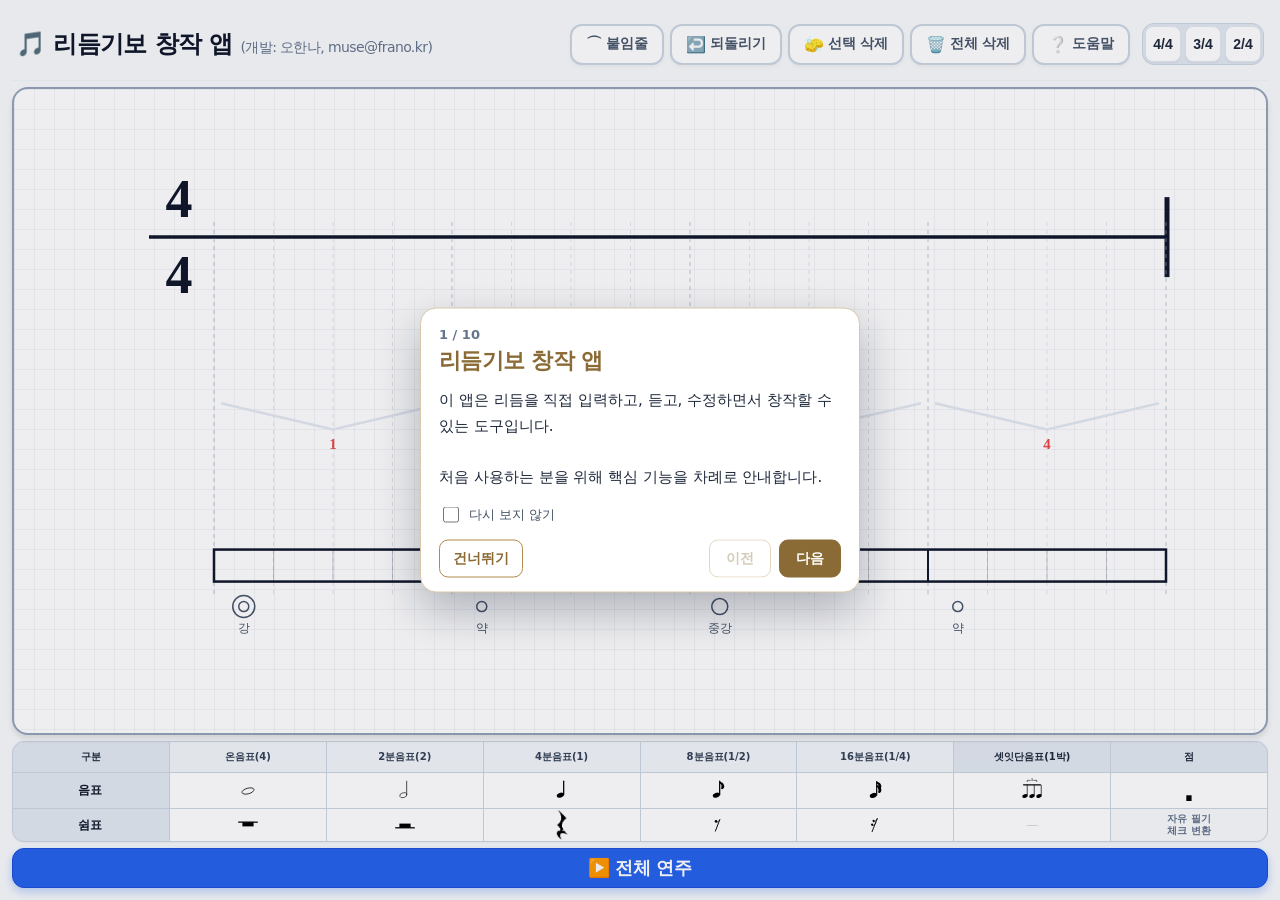
<file: rhythm_final_tutorial_v7_play_button (1).html>
<!DOCTYPE html>
<html lang="ko">
<head>
    <meta charset="UTF-8">
    <meta name="viewport" content="width=device-width, initial-scale=1.0, viewport-fit=cover">
    <meta name="mobile-web-app-capable" content="yes">
    <meta name="apple-mobile-web-app-capable" content="yes">
    <meta name="apple-mobile-web-app-status-bar-style" content="black-translucent">
    <meta name="description" content="리듬기보 창작 앱 (개발: 오한나, muse@frano.kr)">

    <meta property="og:type" content="website">
    <meta property="og:title" content="리듬기보 창작 앱">
    <meta property="og:description" content="개발: 오한나, muse@frano.kr">
    <meta property="og:site_name" content="리듬기보 창작 앱">

    <meta name="twitter:card" content="summary">
    <meta name="twitter:title" content="리듬기보 창작 앱">
    <meta name="twitter:description" content="개발: 오한나, muse@frano.kr">

    <title>리듬기보 창작 앱</title>
    <style>
        html {
            width: 100%;
            height: 100%;
            margin: 0;
            padding: 0;
            background-color: #f8fafc;
        }
        body {
            width: 100%;
            min-height: 100dvh;
            margin: 0;
            padding: 0;
            touch-action: none;
            background-color: #f8fafc;
            font-family: system-ui, -apple-system, BlinkMacSystemFont, 'Apple SD Gothic Neo', 'Malgun Gothic', 'Segoe UI', sans-serif;
            overflow: hidden;
            user-select: none;
        }
        .paper-bg {
            background-color: #ffffff;
            background-image: 
                linear-gradient(rgba(148, 163, 184, 0.12) 1px, transparent 1px),
                linear-gradient(90deg, rgba(148, 163, 184, 0.12) 1px, transparent 1px);
            background-size: 20px 20px;
        }
        
        /* 선택 안내 팝업 스타일 */
        .selection-popup {
            position: absolute; background: white; border-radius: 16px;
            box-shadow: 0 10px 30px rgba(0,0,0,0.15); padding: 10px; display: flex; gap: 10px;
            z-index: 100; border: 2px solid #0f172a; transform: translate(-50%, -140%);
            animation: popUp 0.18s cubic-bezier(0.34, 1.56, 0.64, 1);
        }
        .selection-popup::after {
            content: ''; position: absolute; bottom: -8px; left: 50%;
            transform: translateX(-50%); border-width: 8px 8px 0; border-style: solid;
            border-color: #0f172a transparent transparent transparent;
        }
        .popup-btn {
            display: flex; flex-direction: column; align-items: center; justify-content: center;
            width: 65px; height: 75px; background: #f8fafc; border-radius: 12px;
            cursor: pointer; border: 1px solid #cbd5e1; transition: all 0.1s;
        }
        .popup-btn:hover { background: #f1f5f9; border-color: #94a3b8; }
        .popup-btn:active { transform: scale(0.92); background: #e2e8f0; }
        
        @keyframes popUp {
            from { opacity: 0; transform: translate(-50%, -120%) scale(0.85); }
            to { opacity: 1; transform: translate(-50%, -140%) scale(1); }
        }

        /* 그리기 도구 버튼 스타일 */
        .text-tool-btn {
            display: flex; align-items: center; gap: 4px;
            padding: 8px 14px;
            background: white; border: 2px solid #cbd5e1;
            border-radius: 12px; color: #475569; font-weight: bold;
            transition: all 0.2s; box-shadow: 0 2px 4px rgba(0,0,0,0.05);
        }
        .text-tool-btn.active {
            background: #0f172a; border-color: #0f172a; color: #ffffff;
            transform: translateY(-1px); box-shadow: 0 4px 6px rgba(0,0,0,0.15);
        }
        #btn-delete-note.active {
            background: #fee2e2; border-color: #ef4444; color: #b91c1c;
        }

        #toast {
            visibility: hidden; background-color: #0f172a; color: #fff; text-align: center;
            border-radius: 12px; padding: 12px 24px; position: fixed; z-index: 100;
            left: 50%; top: 15%; transform: translate(-50%, -50%); font-size: 1.1rem;
            font-weight: bold; box-shadow: 0 10px 25px rgba(0,0,0,0.2);
            opacity: 0; transition: opacity 0.3s;
        }
        #toast.show { visibility: visible; opacity: 1; }
        #toast.success { background-color: #0f172a; border: 1px solid #475569; }

        #cursorIndicator {
            position: absolute; top: 48%; transform: translateY(-50%); width: 2.5px; height: 230px;
            background-color: #ef4444; pointer-events: none; display: none;
            box-shadow: 0 0 6px rgba(239, 68, 68, 0.8); z-index: 10;
        }
        #cursorIndicator.active { display: block; animation: blink 1s infinite; }
        @keyframes blink { 50% { opacity: 0; } }


        .quarter-rest-icon { width: 14px !important; height: 32px !important; object-fit: contain; display: block; margin: 0 auto; overflow: visible; }

        .guide-cell { min-height: 30px; display: flex; align-items: center; justify-content: center; overflow: visible; }
        .quarter-rest-svg-icon { width: 13px; height: 30px; display: block; overflow: visible; margin: 0 auto; }
.tie-source-highlight { outline: 2px solid #0f172a; }

        .alert-banner {
            background-color: #be123c;
            color: #ffffff;
            box-shadow: 0 4px 15px rgba(190, 18, 60, 0.3);
        }
        * {
            -webkit-user-drag: none;
            -webkit-touch-callout: none;
        }
        canvas, svg, img, .guide-cell, .notation-image-icon, .quarter-rest-icon {
            user-select: none;
            -webkit-user-select: none;
            -webkit-user-drag: none;
        }
        .guide-cell img, .notation-image-icon, .quarter-rest-icon { -webkit-user-drag: none; user-drag: none; }





        /* 오프라인용 최소 유틸리티 CSS: Tailwind CDN 없이 실행 */
        *, *::before, *::after { box-sizing: border-box; }
        html, body { margin: 0; }
        .fixed{position:fixed}.absolute{position:absolute}.relative{position:relative}.block{display:block}.inline-flex{display:inline-flex}.flex{display:flex}.grid{display:grid}.hidden{display:none}
        .flex-col{flex-direction:column}.flex-1{flex:1 1 0%}.shrink-0{flex-shrink:0}.grid-cols-8{grid-template-columns:repeat(8,minmax(0,1fr))}
        .items-center{align-items:center}.items-baseline{align-items:baseline}.justify-center{justify-content:center}.justify-between{justify-content:space-between}.text-center{text-align:center}
        .gap-px{gap:1px}.gap-1{gap:.25rem}.gap-1\.5{gap:.375rem}.gap-2{gap:.5rem}
        .p-0\.5{padding:.125rem}.p-2{padding:.5rem}.p-3{padding:.75rem}.px-1{padding-left:.25rem;padding-right:.25rem}.px-6{padding-left:1.5rem;padding-right:1.5rem}.py-3{padding-top:.75rem;padding-bottom:.75rem}.pb-1{padding-bottom:.25rem}
        .mt-1{margin-top:.25rem}.mt-1\.5{margin-top:.375rem}.mb-1\.5{margin-bottom:.375rem}.ml-2{margin-left:.5rem}.mr-1{margin-right:.25rem}
        .top-0{top:0}.left-0{left:0}.left-4{left:1rem}.top-4{top:1rem}.left-1\/2{left:50%}.top-1\/2{top:50%}.top-\[23\%\]{top:23%}.right-0{right:0}
        .z-10{z-index:10}.z-20{z-index:20}.z-30{z-index:30}.z-50{z-index:50}
        .h-screen{height:100dvh}.h-full{height:100%}.h-2{height:.5rem}.h-7{height:1.75rem}.h-8{height:2rem}.h-9{height:2.25rem}.h-28{height:7rem}.w-full{width:100%}.w-2{width:.5rem}.w-7{width:1.75rem}.w-8{width:2rem}.w-24{width:6rem}
        .rounded-lg{border-radius:.5rem}.rounded-xl{border-radius:.75rem}.rounded-2xl{border-radius:1rem}.rounded-full{border-radius:9999px}
        .border{border:1px solid}.border-2{border:2px solid}.border-b{border-bottom:1px solid}.border-r{border-right:1px solid}.border-slate-100{border-color:#f1f5f9}.border-slate-200{border-color:#e2e8f0}.border-slate-300{border-color:#cbd5e1}.border-slate-400{border-color:#94a3b8}
        .bg-white{background:#fff}.bg-black{background:#000}.bg-slate-50{background:#f8fafc}.bg-slate-100{background:#f1f5f9}.bg-slate-200{background:#e2e8f0}.bg-slate-300{background:#cbd5e1}.bg-slate-900{background:#0f172a}
        .hover\:bg-slate-100:hover{background:#f1f5f9}.hover\:bg-slate-800:hover{background:#1e293b}
        .text-white{color:#fff}.text-gray-300{color:#d1d5db}.text-slate-500{color:#64748b}.text-slate-600{color:#475569}.text-slate-700{color:#334155}.text-slate-800{color:#1e293b}.text-slate-900{color:#0f172a}
        .text-\[8\.5px\]{font-size:8.5px}.text-\[10px\]{font-size:10px}.text-\[11px\]{font-size:11px}.text-xs{font-size:.75rem}.text-sm{font-size:.875rem}.text-base{font-size:1rem}.text-lg{font-size:1.125rem}.text-xl{font-size:1.25rem}.text-3xl{font-size:1.875rem}
        .font-normal{font-weight:400}.font-bold{font-weight:700}.font-extrabold{font-weight:800}.font-black{font-weight:900}.leading-none{line-height:1}.leading-tight{line-height:1.25}.tracking-tight{letter-spacing:-.025em}.whitespace-nowrap{white-space:nowrap}
        .shadow-sm{box-shadow:0 1px 2px rgba(0,0,0,.05)}.shadow-md{box-shadow:0 4px 6px rgba(0,0,0,.1)}.overflow-hidden{overflow:hidden}.select-none{user-select:none}.pointer-events-none{pointer-events:none}.touch-none{touch-action:none}.cursor-default{cursor:default}.cursor-pointer{cursor:pointer}
        .transform{transform:var(--tw-transform)}.-translate-x-1\/2{--tw-translate-x:-50%;transform:translate(var(--tw-translate-x),var(--tw-translate-y,0))}
        .-translate-y-1\/2{--tw-translate-y:-50%;transform:translate(var(--tw-translate-x,0),var(--tw-translate-y))}.translate-y-\[-20px\]{transform:translateY(-20px)}.translate-y-0{transform:translateY(0)}
        .opacity-0{opacity:0}.opacity-100{opacity:1}.transition{transition:all .15s ease}.transition-all{transition:all .15s ease}.duration-300{transition-duration:.3s}.active\:scale-95:active{transform:scale(.95)}
        @media (min-width:768px){.md\:p-3{padding:.75rem}.md\:text-sm{font-size:.875rem}.md\:text-base{font-size:1rem}.md\:text-lg{font-size:1.125rem}.md\:text-2xl{font-size:1.5rem}.md\:h-9{height:2.25rem}.md\:h-10{height:2.5rem}.md\:w-9{width:2.25rem}}
        /* 스마트폰 세로 화면에서는 강제 회전하지 않고, 가로 사용 안내만 표시합니다. */
        @media (max-width: 768px) and (orientation: portrait) {
            body::before {
                content: "📱 휴대폰을 가로로 돌려 사용해 주세요.";
                position: fixed;
                inset: 0;
                background: #ffffff;
                color: #0f172a;
                z-index: 99999;
                display: flex;
                align-items: center;
                justify-content: center;
                font-size: 24px;
                font-weight: 800;
                line-height: 1.4;
                text-align: center;
                padding: 30px;
            }
        }

        @media screen and (max-width: 900px) and (orientation: landscape) {
            body {
                padding: 4px;
            }
            header h1 {
                font-size: 15px !important;
            }
            header h1 span {
                font-size: 9px !important;
            }
            .text-tool-btn {
                padding: 5px 8px !important;
                font-size: 11px !important;
            }
            .guide-cell {
                min-height: 28px;
            }
        }


        /* 최초 접속 튜토리얼: 화면 요소를 가리키는 이동형 도움말 */
        #tutorialOverlay {
            position: fixed;
            inset: 0;
            z-index: 100000;
            display: none;
            background: rgba(15, 23, 42, 0.07);
            pointer-events: auto;
        }
        #tutorialOverlay.show { display: block; }
        .tutorial-card {
            position: fixed;
            z-index: 3;
            left: 50%;
            top: 50%;
            width: min(440px, calc(100vw - 28px));
            max-height: calc(100dvh - 24px);
            overflow: auto;
            background: #ffffff;
            color: #0f172a;
            border: 1px solid #d6c7a8;
            border-radius: 16px;
            box-shadow: 0 18px 45px rgba(15, 23, 42, 0.28);
            padding: 18px 18px 14px;
            user-select: none;
            transform: translate(-50%, -50%);
            transition: left .18s ease, top .18s ease, transform .18s ease;
        }
        .tutorial-card::after {
            content: '';
            position: absolute;
            display: none;
            width: 14px;
            height: 14px;
            background: #ffffff;
            border: 1px solid #d6c7a8;
            transform: rotate(45deg);
        }
        .tutorial-card[data-placement="bottom"]::after {
            display: block;
            top: -8px;
            left: var(--arrow-left, 50%);
            border-right: 0;
            border-bottom: 0;
        }
        .tutorial-card[data-placement="top"]::after {
            display: block;
            bottom: -8px;
            left: var(--arrow-left, 50%);
            border-left: 0;
            border-top: 0;
        }
        .tutorial-card[data-placement="right"]::after {
            display: block;
            left: -8px;
            top: var(--arrow-top, 50%);
            border-right: 0;
            border-top: 0;
        }
        .tutorial-card[data-placement="left"]::after {
            display: block;
            right: -8px;
            top: var(--arrow-top, 50%);
            border-left: 0;
            border-bottom: 0;
        }
        .tutorial-count {
            font-size: 13px;
            font-weight: 700;
            color: #64748b;
            margin-bottom: 4px;
        }
        .tutorial-title {
            margin: 0 0 12px 0;
            font-size: 22px;
            font-weight: 900;
            color: #8a6b35;
            letter-spacing: -0.03em;
        }
        .tutorial-body {
            font-size: 15px;
            line-height: 1.7;
            color: #1e293b;
            margin-bottom: 14px;
            white-space: pre-line;
        }
        .tutorial-body strong { font-weight: 900; color: #0f172a; }
        .tutorial-highlight {
            display: inline-block;
            background: #fff7d6;
            border-radius: 8px;
            padding: 0 5px;
            font-weight: 800;
        }
        .tutorial-target-highlight {
            position: relative;
            z-index: 2 !important;
        }
        #tutorialGroupHighlight {
            position: fixed;
            z-index: 2;
            display: none;
            pointer-events: none;
            border: 3px solid #ef4444;
            border-radius: 14px;
            box-shadow: 0 0 0 6px rgba(239, 68, 68, 0.14), 0 0 22px rgba(239, 68, 68, 0.30);
            transition: left .18s ease, top .18s ease, width .18s ease, height .18s ease;
        }
        #tutorialGroupHighlight.show { display: block; }
        .tutorial-never-row {
            display: flex;
            align-items: center;
            gap: 7px;
            font-size: 13px;
            color: #475569;
            margin: 2px 0 14px;
            cursor: pointer;
        }
        .tutorial-never-row input {
            width: 16px;
            height: 16px;
            accent-color: #ef4444;
        }
        .tutorial-actions {
            display: flex;
            justify-content: space-between;
            gap: 8px;
        }
        .tutorial-actions-left,
        .tutorial-actions-right { display: flex; gap: 8px; }
        .tutorial-btn {
            min-width: 62px;
            border: 1.5px solid #b08a4a;
            background: #ffffff;
            color: #8a6b35;
            border-radius: 9px;
            padding: 9px 13px;
            font-size: 14px;
            font-weight: 800;
            cursor: pointer;
        }
        .tutorial-btn:hover { background: #fff8ea; }
        .tutorial-btn.primary {
            background: #8a6b35;
            color: #ffffff;
            border-color: #8a6b35;
        }
        .tutorial-btn.primary:hover { background: #75582a; }
        .tutorial-btn:disabled {
            opacity: 0.35;
            cursor: not-allowed;
        }
        @media screen and (max-width: 900px) and (orientation: landscape) {
            .tutorial-card {
                width: min(360px, calc(100vw - 24px));
                max-height: calc(100dvh - 18px);
                padding: 12px 13px 10px;
            }
            .tutorial-title { font-size: 18px; margin-bottom: 8px; }
            .tutorial-body { font-size: 13px; line-height: 1.55; margin-bottom: 10px; }
            .tutorial-btn { padding: 7px 10px; font-size: 12px; min-width: 54px; }
            .tutorial-never-row { margin-bottom: 10px; }
        }

        /* 튜토리얼용 오른쪽 악보 미리보기 */
        #tutorialNotationPreview {
            position: fixed;
            z-index: 100003;
            display: none;
            width: min(360px, 38vw);
            min-width: 260px;
            background: rgba(255,255,255,0.98);
            border: 3px solid #ef4444;
            border-radius: 18px;
            box-shadow: 0 18px 45px rgba(15,23,42,.28), 0 0 0 8px rgba(239,68,68,.12);
            padding: 18px 20px;
            color: #0f172a;
            text-align: center;
            pointer-events: none;
        }
        #tutorialNotationPreview.show { display: block; }
        .tutorial-preview-title { font-size: 15px; font-weight: 900; margin-bottom: 10px; color:#991b1b; }
        .tutorial-preview-staff { position: relative; height: 110px; margin: 2px 0 10px; background: linear-gradient(to bottom, transparent 47%, #0f172a 47%, #0f172a 50%, transparent 50%); }
        .tutorial-preview-note, .tutorial-preview-rest { position: absolute; top: 50%; transform: translateY(-50%); }
        .tutorial-preview-note { left: 25%; }
        .tutorial-preview-rest { right: 22%; }
        .tutorial-preview-caption { display:flex; justify-content:space-around; font-size:13px; font-weight:800; color:#475569; }
        @media screen and (max-width: 900px) and (orientation: landscape) {
            #tutorialNotationPreview { width: 300px; min-width: 240px; padding: 12px 14px; }
            .tutorial-preview-staff { height: 82px; }
        }


        /* 재생 버튼 상태를 선명하게 표시 */
        #playBtn {
            background: #2563eb !important;
            color: #ffffff !important;
            opacity: 1 !important;
            border: 1px solid #1d4ed8;
            box-shadow: 0 4px 10px rgba(37, 99, 235, 0.28);
            transition: background-color .15s ease, box-shadow .15s ease, transform .15s ease;
        }
        #playBtn:hover { background: #1d4ed8 !important; }
        #playBtn.playing {
            background: #dc2626 !important;
            color: #ffffff !important;
            opacity: 1 !important;
            border-color: #b91c1c;
            box-shadow: 0 4px 12px rgba(220, 38, 38, 0.35);
        }
        #playBtn.playing:hover { background: #b91c1c !important; }

    </style>
</head>
<body class="h-screen flex flex-col p-2 md:p-3 overflow-hidden">

    <div id="toast">메시지</div>

    <!-- 최초 접속 튜토리얼 팝업 -->
    <div id="tutorialOverlay" aria-live="polite" role="dialog" aria-modal="true" aria-labelledby="tutorialTitle">
        <div id="tutorialGroupHighlight" aria-hidden="true"></div>
        <div id="tutorialCard" class="tutorial-card">
            <div id="tutorialCount" class="tutorial-count">1 / 7</div>
            <h2 id="tutorialTitle" class="tutorial-title">리듬기보 창작 앱</h2>
            <div id="tutorialBody" class="tutorial-body"></div>
            <label class="tutorial-never-row">
                <input id="tutorialNeverAgain" type="checkbox">
                <span>다시 보지 않기</span>
            </label>
            <div class="tutorial-actions">
                <div class="tutorial-actions-left">
                    <button id="tutorialSkipBtn" type="button" class="tutorial-btn">건너뛰기</button>
                </div>
                <div class="tutorial-actions-right">
                    <button id="tutorialPrevBtn" type="button" class="tutorial-btn">이전</button>
                    <button id="tutorialNextBtn" type="button" class="tutorial-btn primary">다음</button>
                </div>
            </div>
        </div>
    </div>

    <div id="tutorialNotationPreview" aria-hidden="true">
        <div class="tutorial-preview-title">악보에 이렇게 크게 표시됩니다</div>
        <div class="tutorial-preview-staff">
            <svg class="tutorial-preview-note" width="86" height="86" viewBox="0 0 100 100" aria-hidden="true">
                <ellipse cx="42" cy="65" rx="15" ry="9" fill="none" stroke="#0f172a" stroke-width="3" transform="rotate(-18 42 65)"/>
                <line x1="56" y1="63" x2="56" y2="14" stroke="#0f172a" stroke-width="3" stroke-linecap="round"/>
            </svg>
            <svg class="tutorial-preview-rest" width="86" height="86" viewBox="0 0 100 100" aria-hidden="true">
                <line x1="10" y1="48" x2="90" y2="48" stroke="#0f172a" stroke-width="3"/>
                <rect x="31" y="48" width="38" height="13" fill="#0f172a"/>
            </svg>
        </div>
        <div class="tutorial-preview-caption"><span>음표</span><span>쉼표</span></div>
    </div>


    <!-- 실시간 상태 경고 알림판 -->
    <div id="alertOverlay" class="fixed top-4 left-1/2 -translate-x-1/2 z-50 alert-banner px-6 py-3 rounded-full font-bold text-sm md:text-base flex items-center gap-2 pointer-events-none opacity-0 translate-y-[-20px] transition-all duration-300">
        <span class="text-lg">⚠️</span>
        <span id="alertText">박자 오류 감지됨</span>
    </div>

    <!-- 크롬북 맞춤형 초슬림 헤더 디자인 -->
    <header class="flex justify-between items-center mb-1.5 px-1 border-b border-slate-100 pb-1 shrink-0">
        <h1 class="text-xl md:text-2xl font-black text-slate-900 tracking-tight flex items-baseline">
            🎵 리듬기보 창작 앱
            <span class="text-xs md:text-sm font-normal text-slate-500 ml-2 whitespace-nowrap">(개발: 오한나, muse@frano.kr)</span>
        </h1>
        <div class="flex gap-2 items-center">
            <div class="flex gap-1.5 mr-1">
                <button id="btn-tie-note" onclick="toggleTieMode()" class="text-tool-btn text-xs md:text-sm" title="붙임줄 만들기">
                    <span class="text-base">⌒</span> 붙임줄
                </button>
                <button id="btn-undo" onclick="undoLastAction()" class="text-tool-btn text-xs md:text-sm" title="마지막 작업 되돌리기">
                    <span class="text-base">↩️</span> 되돌리기
                </button>
                <button id="btn-delete-note" onclick="toggleDeleteMode()" class="text-tool-btn text-xs md:text-sm" title="선택 삭제 모드: 한 번 누르면 켜지고, 다시 누르면 꺼집니다. 켠 상태에서 음표·쉼표를 연속으로 삭제할 수 있습니다.">
                    <span class="text-base">🧽</span> <span id="delete-label">선택 삭제</span>
                </button>
                <button id="btn-clear-all" onclick="confirmClear()" class="text-tool-btn text-xs md:text-sm" title="악보 전체 삭제">
                    <span class="text-base">🗑️</span> 전체 삭제
                </button>
                <button id="btn-help-tutorial" onclick="showTutorial(true)" class="text-tool-btn text-xs md:text-sm" title="도움말 다시 보기">
                    <span class="text-base">❔</span> 도움말
                </button>
            </div>

            <!-- 박자표 제어 -->
            <div class="flex gap-1 bg-slate-200 p-0.5 rounded-xl border border-slate-300">
                <button onclick="setTimeSig(4,4)" class="w-8 h-8 md:w-9 md:h-9 rounded-lg bg-white text-slate-800 font-bold border border-slate-200 hover:bg-slate-100 text-xs md:text-sm shadow-sm transition">4/4</button>
                <button onclick="setTimeSig(3,4)" class="w-8 h-8 md:w-9 md:h-9 rounded-lg bg-white text-slate-800 font-bold border border-slate-200 hover:bg-slate-100 text-xs md:text-sm shadow-sm transition">3/4</button>
                <button onclick="setTimeSig(2,4)" class="w-8 h-8 md:w-9 md:h-9 rounded-lg bg-white text-slate-800 font-bold border border-slate-200 hover:bg-slate-100 text-xs md:text-sm shadow-sm transition">2/4</button>
            </div>
        </div>
    </header>

    <!-- 세로 해상도 다이어트형 드로잉 영역 -->
    <main id="canvasArea" class="relative flex-1 paper-bg rounded-2xl border-2 border-slate-400 shadow-md overflow-hidden cursor-default">
        <!-- 손글씨 그리기 레이어 -->
        <canvas id="drawingCanvas" class="absolute top-0 left-0 w-full h-full block z-20 touch-none"></canvas>
        <!-- 오선 악보 및 그리드 레이어 -->
        <canvas id="rhythmCanvas" class="absolute top-0 left-0 w-full h-full block z-10 pointer-events-none"></canvas>
        
        <div id="timeSigArea" class="absolute top-[23%] left-4 transform -translate-y-1/2 w-24 h-28 cursor-pointer z-30" onclick="inputTimeSig()"></div>
        <div id="cursorIndicator"></div>
        <div id="popupContainer" class="z-50 text-slate-900"></div>
    </main>

    <!-- 하단 보정 컨트롤 레이아웃 -->
    <footer class="mt-1.5 flex flex-col gap-1.5 shrink-0">
        <div class="grid grid-cols-8 gap-px bg-slate-300 rounded-xl overflow-hidden border border-slate-300 shadow-sm select-none text-center">
            <div class="guide-cell bg-slate-200 text-[10px] font-bold text-slate-800">구분</div>
            <div class="guide-cell bg-slate-100 text-[10px] font-bold text-slate-700 notation-label" data-label-key="whole">온음표(4)</div>
            <div class="guide-cell bg-slate-100 text-[10px] font-bold text-slate-700 notation-label" data-label-key="half">2분음표(2)</div>
            <div class="guide-cell bg-slate-100 text-[10px] font-bold text-slate-700 notation-label" data-label-key="quarter">4분음표(1)</div>
            <div class="guide-cell bg-slate-100 text-[10px] font-bold text-slate-700 notation-label" data-label-key="eighth">8분음표(1/2)</div>
            <div class="guide-cell bg-slate-100 text-[10px] font-bold text-slate-700 notation-label" data-label-key="sixteenth">16분음표(1/4)</div>
            <div class="guide-cell bg-slate-200 text-[10px] font-bold text-slate-800 notation-label" data-label-key="triplet">셋잇단음표(1박)</div>
            <div class="guide-cell bg-slate-200 text-[10px] font-bold text-slate-800 notation-label" data-label-key="dot">점</div>

            <!-- 정교화된 음표 버튼 구성 -->
            <div class="guide-cell bg-slate-200 text-slate-900 text-xs font-extrabold border-r border-slate-200">음표</div>
            <div class="guide-cell bg-white" onclick="addNoteSmart('whole', false)">
                <svg class="w-7 h-7" viewBox="0 0 100 100">
                    <ellipse cx="50" cy="50" rx="22" ry="10" fill="none" stroke="#000000" stroke-width="2.6" transform="rotate(-15, 50, 50)"/>
                </svg>
            </div>
            <div class="guide-cell bg-white" onclick="addNoteSmart('half', false)">
                <svg class="w-7 h-7" viewBox="0 0 100 100">
                    <ellipse cx="44" cy="65" rx="13" ry="8.5" fill="none" stroke="#000000" stroke-width="2.1" transform="rotate(-18, 44, 65)"/>
                    <line x1="56" y1="63" x2="56" y2="15" stroke="#000000" stroke-width="2.5" stroke-linecap="round"/>
                </svg>
            </div>
            <div class="guide-cell bg-white" onclick="addNoteSmart('quarter', false)">
                <svg class="w-7 h-7" viewBox="0 0 100 100">
                    <ellipse cx="44" cy="65" rx="13" ry="8.5" fill="#000000" transform="rotate(-18, 44, 65)"/>
                    <line x1="56" y1="63" x2="56" y2="15" stroke="#000000" stroke-width="4.5" stroke-linecap="round"/>
                </svg>
            </div>
            <div class="guide-cell bg-white" onclick="addNoteSmart('eighth', false)">
                <svg class="w-7 h-7" viewBox="0 0 100 100">
                    <ellipse cx="44" cy="65" rx="13" ry="8.5" fill="#000000" transform="rotate(-18, 44, 65)"/>
                    <line x1="56" y1="63" x2="56" y2="15" stroke="#000000" stroke-width="4.5" stroke-linecap="round"/>
                    <path d="M56,16 C68,19 74,28 72,37 C70,44 62,46 61,40 C64,32 63,25 56,23 Z" fill="#000000"/>
                </svg>
            </div>
            <div class="guide-cell bg-white" onclick="addNoteSmart('sixteenth', false)">
                <svg class="w-7 h-7" viewBox="0 0 100 100">
                    <ellipse cx="44" cy="66" rx="13" ry="8.5" fill="#000000" transform="rotate(-18, 44, 66)"/>
                    <line x1="56" y1="64" x2="56" y2="16" stroke="#000000" stroke-width="4.3" stroke-linecap="round"/>
                    <path d="M56,16 C68,19 75,28 72,37 C70,44 62,46 61,40 C64,32 63,25 56,23 Z" fill="#000000"/>
                    <path d="M56,29 C69,32 75,41 72,51 C70,58 62,60 61,54 C64,46 63,39 56,36 Z" fill="#000000"/>
                </svg>
            </div>
            <div class="guide-cell bg-white" onclick="addNoteSmart('triplet', false)">
                <svg class="w-7 h-7" viewBox="0 0 100 100">
                    <line x1="20" y1="28" x2="80" y2="28" stroke="#000000" stroke-width="5" stroke-linecap="round"/>
                    <ellipse cx="25" cy="68" rx="10" ry="6.5" fill="#000000" transform="rotate(-18, 25, 68)"/>
                    <ellipse cx="50" cy="68" rx="10" ry="6.5" fill="#000000" transform="rotate(-18, 50, 68)"/>
                    <ellipse cx="75" cy="68" rx="10" ry="6.5" fill="#000000" transform="rotate(-18, 75, 68)"/>
                    <line x1="33" y1="66" x2="33" y2="28" stroke="#000000" stroke-width="2.5"/>
                    <line x1="58" y1="66" x2="58" y2="28" stroke="#000000" stroke-width="2.5"/>
                    <line x1="83" y1="66" x2="83" y2="28" stroke="#000000" stroke-width="2.5"/>
                    <path d="M 33 18 L 33 12 L 45 12 M 55 12 L 67 12 L 67 18" stroke="#000000" stroke-width="2" fill="none"/>
                    <text x="50" y="15" font-size="13" font-weight="extrabold" text-anchor="middle" fill="#000000">3</text>
                </svg>
            </div>
            <div class="guide-cell bg-white" onclick="toggleLastDot()">
                <span class="text-3xl font-extrabold">.</span>
            </div>

            <!-- 정밀화된 쉼표 버튼 구성 -->
            <div class="guide-cell bg-slate-200 text-slate-900 text-xs font-extrabold border-r border-slate-200">쉼표</div>
            <div class="guide-cell bg-white" onclick="addNoteSmart('whole', true)">
                <svg class="w-7 h-7" viewBox="0 0 100 100">
                    <line x1="15" y1="40" x2="85" y2="40" stroke="#000000" stroke-width="4.5"/>
                    <rect x="30" y="40" width="40" height="15" fill="#000000"/>
                </svg>
            </div>
            <div class="guide-cell bg-white" onclick="addNoteSmart('half', true)">
                <svg class="w-7 h-7" viewBox="0 0 100 100">
                    <line x1="15" y1="60" x2="85" y2="60" stroke="#000000" stroke-width="4.5"/>
                    <rect x="30" y="45" width="40" height="15" fill="#000000"/>
                </svg>
            </div>
            <!-- 4분쉼표 버튼: 투명 PNG 아이콘 -->
            <div class="guide-cell bg-white flex items-center justify-center" onclick="addNoteSmart('quarter', true)">
                <img class="quarter-rest-icon" src="[data-uri]" alt="4분쉼표" draggable="false">
            </div>
            <div class="guide-cell bg-white" onclick="addNoteSmart('eighth', true)">
                <svg class="w-7 h-7" viewBox="0 0 100 100" aria-label="8분쉼표">
                    <g transform="translate(50,50) scale(0.78) translate(-50,-50)">
                        <circle cx="41" cy="33" r="5.8" fill="#000000"/>
                        <path d="M41,38 C51,38 55,30 58,26" fill="none" stroke="#000000" stroke-width="3.2" stroke-linecap="round"/>
                        <path d="M58,26 L38,78" fill="none" stroke="#000000" stroke-width="4.4" stroke-linecap="round"/>
                    </g>
                </svg>
            </div>
            <div class="guide-cell bg-white" onclick="addNoteSmart('sixteenth', true)">
                <svg class="w-7 h-7" viewBox="0 0 100 100" aria-label="16분쉼표">
                    <g transform="translate(50,50) scale(0.74) translate(-50,-50)">
                        <path d="M61,18 L36,82" fill="none" stroke="#000000" stroke-width="4.4" stroke-linecap="round"/>
                        <circle cx="43" cy="30" r="5.2" fill="#000000"/>
                        <path d="M43,35 C54,35 58,25 60,22" fill="none" stroke="#000000" stroke-width="3.6" stroke-linecap="round"/>
                        <circle cx="36" cy="48" r="5.2" fill="#000000"/>
                        <path d="M36,53 C48,53 52,43 54,40" fill="none" stroke="#000000" stroke-width="3.6" stroke-linecap="round"/>
                    </g>
                </svg>
            </div>
            <div class="guide-cell bg-white text-gray-300 text-xs">—</div>
            <div class="guide-cell text-[10px] text-slate-500 font-bold leading-tight flex items-center justify-center bg-slate-50">자유 필기<br>체크 변환</div>
        </div>

        <div class="flex gap-2 h-9 md:h-10 shrink-0">
            <button id="playBtn" onclick="togglePlay()" class="flex-1 bg-slate-900 hover:bg-slate-800 text-white rounded-xl shadow-md flex items-center justify-center gap-2 text-base md:text-lg font-bold active:scale-95 transition">
                ▶️ 전체 연주
            </button>
        </div>
    </footer>

    <script>

        // Google Drive 환경에서 간헐적으로 뜨는 네트워크 오류 팝업만 조용히 무시합니다.
        // 앱 내부의 박자 오류/입력 안내 배너와 토스트는 그대로 동작합니다.
        (function installGoogleDriveNetworkErrorSilencer() {
            const originalAlert = window.alert ? window.alert.bind(window) : null;
            const isDriveNetworkMessage = (value) => {
                const msg = String(value && (value.message || value.reason || value.error || value) || '').toLowerCase();
                return (
                    (msg.includes('google') || msg.includes('drive') || msg.includes('googleusercontent') || msg.includes('gstatic')) &&
                    (msg.includes('network') || msg.includes('fetch') || msg.includes('load') || msg.includes('failed') || msg.includes('오류') || msg.includes('네트워크'))
                ) || msg.includes('google drive 네트워크 오류') || msg.includes('구글 드라이브 네트워크 오류');
            };

            window.__suppressGoogleDriveNetworkErrorPopup = true;

            if (originalAlert) {
                window.alert = function patchedAlert(message) {
                    if (isDriveNetworkMessage(message)) {
                        console.warn('[suppressed] Google Drive network popup:', message);
                        return;
                    }
                    return originalAlert(message);
                };
            }

            window.addEventListener('error', (event) => {
                if (!window.__suppressGoogleDriveNetworkErrorPopup) return;
                const target = event && event.target;
                const src = target && (target.src || target.href || '');
                if (isDriveNetworkMessage(event.message || event.error || src)) {
                    event.preventDefault();
                    event.stopImmediatePropagation();
                }
            }, true);

            window.addEventListener('unhandledrejection', (event) => {
                if (!window.__suppressGoogleDriveNetworkErrorPopup) return;
                if (isDriveNetworkMessage(event.reason)) {
                    event.preventDefault();
                    event.stopImmediatePropagation();
                    console.warn('[suppressed] Google Drive network rejection:', event.reason);
                }
            }, true);
        })();

        window.PRELOADED_SCORE_STATE = window.PRELOADED_SCORE_STATE || "";
        const SVG = {
            headFilled: "M-11,4 C-11,10 -3,11 6,6 C12,3 12,-3 5,-7 C-3,-11 -11,-3 -11,4 Z",
            headEmpty: "M-11,4 C-11,10 -3,11 6,6 C12,3 12,-3 5,-7 C-3,-11 -11,-3 -11,4 Z M-6,2 C-6,-1 -1,-6 2.5,-4.5 C5.5,-3 4.5,3.5 1.5,4 C-2,4.5 -6,4.5 -6,2 Z",
            whole: "M-20,2 C-20,9 -6,11 11,6 C20,2.5 21,-5.5 13,-9.5 C3,-13 -13,-5.5 -20,2 Z M-10,1 C-10,-1.5 1.5,-8.5 9,-6 C13.5,-4.5 12.5,4.5 8,5 C3,5.5 -10,4.5 -10,1 Z",
            flag8: "M 11 -48 C 22 -45 28 -37 26 -29 C 24 -22 18 -19 16 -24 C 18 -31 18 -38 11 -42 Z", 
            flag16_1: "M 11 -48 C 23 -45 30 -38 27 -30 C 25 -24 18 -21 16 -26 C 19 -32 18 -38 11 -42 Z", 
            flag16_2: "M 11 -35 C 24 -32 30 -24 28 -16 C 26 -9 19 -6 16 -11 C 19 -18 18 -24 11 -28 Z",
            flag32_3: "M 11 -22 C 24 -19 30 -11 28 -3 C 26 4 19 7 16 2 C 19 -5 18 -11 11 -15 Z",
            restWhole: "M-15,0 L15,0 L15,10 L-15,10 Z", 
            restHalf: "M-15,0 L15,0 L15,-10 L-15,-10 Z",
            restQuarter: "M -5 -45 C 4 -35 7 -25 -2 -14 L 11 -4 C 3 1 -1 8 -9 18 C 2 16 12 26 16 39 C 6 32 -4 33 -13 43 C -17 31 -17 18 -3 4 L -16 -8 C -5 -17 1 -31 -5 -45 Z"
        };
        const QUARTER_REST_EMBEDDED_DATA_URI = '[data-uri]';

        const EIGHTH_REST_EMBEDDED_DATA_URI = '[data-uri]';
        const SIXTEENTH_REST_EMBEDDED_DATA_URI = '[data-uri]';
        const quarterRestImage = new Image();
        let quarterRestImageReady = false;
        window.__notationAppReady = false;
        quarterRestImage.onload = () => { quarterRestImageReady = true; if (window.__notationAppReady) drawAll(); };
        quarterRestImage.onerror = () => {
            if (quarterRestImage.src !== QUARTER_REST_EMBEDDED_DATA_URI) quarterRestImage.src = QUARTER_REST_EMBEDDED_DATA_URI;
        };
        quarterRestImage.src = QUARTER_REST_EMBEDDED_DATA_URI;

        const NOTATION_IMAGE_DATA_URIS = {
            quarterRest: QUARTER_REST_EMBEDDED_DATA_URI,
            eighthRest: EIGHTH_REST_EMBEDDED_DATA_URI,
            sixteenthRest: SIXTEENTH_REST_EMBEDDED_DATA_URI
        };
        const NOTATION_IMAGE_META = {
            quarterNote: {height: 78, anchorX: 0.52, anchorY: 0.83},
            halfNote: {height: 78, anchorX: 0.52, anchorY: 0.83},
            eighthNote: {height: 78, anchorX: 0.34, anchorY: 0.83},
            sixteenthNote: {height: 82, anchorX: 0.34, anchorY: 0.84},
            quarterRest: {height: 62, anchorX: 0.50, anchorY: 0.58},
            eighthRest: {height: 42, anchorX: 0.50, anchorY: 0.52},
            sixteenthRest: {height: 36, anchorX: 0.50, anchorY: 0.52}
        };
        const notationImages = {};
        const notationImageReady = {};
        Object.entries(NOTATION_IMAGE_DATA_URIS).forEach(([key, src]) => {
            const img = new Image();
            notationImageReady[key] = false;
            img.onload = () => {
                notationImageReady[key] = true;
                if (window.__notationAppReady) drawAll();
            };
            img.onerror = () => { notationImageReady[key] = false; };
            img.src = src;
            notationImages[key] = img;
        });

        function setGuideCellImage(onclickValue, imageKey, altText) {
            // 현재 버전은 저장 방지를 위해 하단 버튼에 이미지 태그를 만들지 않습니다.
        }

        function refreshStaticNotationIcons() {
            // 하단 버튼은 HTML 안의 SVG 아이콘을 그대로 사용합니다.
            // data URI 이미지 태그로 교체하지 않아 특정 음표 클릭 시 브라우저 저장 UI가 뜨지 않습니다.
        }

        function bindNotationIconImages() {
            refreshStaticNotationIcons();
            document.querySelectorAll('[data-notation-img]').forEach(img => {
                const key = img.getAttribute('data-notation-img');
                img.onerror = () => { img.onerror = null; img.style.display = 'none'; };
                img.src = NOTATION_IMAGE_DATA_URIS[key] || QUARTER_REST_EMBEDDED_DATA_URI;
            });
            document.querySelectorAll('.quarter-rest-icon').forEach(img => {
                img.onerror = () => { img.onerror = null; img.src = QUARTER_REST_EMBEDDED_DATA_URI; };
                img.src = QUARTER_REST_EMBEDDED_DATA_URI;
            });
        }
        window.addEventListener('load', bindNotationIconImages);

        let guideLabelLanguage = 'ko';
        const guideLabelText = {
            ko: {whole:'온음표(4)', half:'2분음표(2)', quarter:'4분음표(1)', eighth:'8분음표(1/2)', sixteenth:'16분음표(1/4)', triplet:'셋잇단음표(1박)', dot:'점'},
            en: {whole:'whole note (4)', half:'half note (2)', quarter:'quarter note (1)', eighth:'eighth note (1/2)', sixteenth:'sixteenth note (1/4)', triplet:'triplet (1 beat)', dot:'dot'},
            zh: {whole:'全音符(4)', half:'二分音符(2)', quarter:'四分音符(1)', eighth:'八分音符(1/2)', sixteenth:'十六分音符(1/4)', triplet:'三连音(1拍)', dot:'附点'}
        };
        function applyGuideLabelLanguage() {
            document.querySelectorAll('.notation-label').forEach(el => {
                const key = el.dataset.labelKey;
                el.textContent = (guideLabelText[guideLabelLanguage] && guideLabelText[guideLabelLanguage][key]) || guideLabelText.ko[key] || el.textContent;
            });
        }
        function cycleLabelLanguage() {
            guideLabelLanguage = guideLabelLanguage === 'ko' ? 'en' : (guideLabelLanguage === 'en' ? 'zh' : 'ko');
            applyGuideLabelLanguage();
            showToast(guideLabelLanguage === 'ko' ? '한국어 표기로 바꿨습니다.' : (guideLabelLanguage === 'en' ? 'English labels' : '中文标记'), true);
        }
        let uiZoomLevel = 1;
        function applyUiZoom() {
            document.body.style.zoom = uiZoomLevel;
            setTimeout(resize, 40);
        }
        function changeUiZoom(delta) {
            uiZoomLevel = Math.max(0.8, Math.min(1.4, Math.round((uiZoomLevel + delta) * 10) / 10));
            applyUiZoom();
            showToast(`화면 크기 ${Math.round(uiZoomLevel * 100)}%`, true);
        }
        window.addEventListener('load', applyGuideLabelLanguage);

        function installDownloadGuards() {
            const stop = (e) => {
                e.preventDefault();
                e.stopPropagation();
                return false;
            };

            // 앱 내부에서는 이미지 저장, 드래그 저장, 우클릭 저장이 생기지 않게 막습니다.
            ['contextmenu', 'selectstart', 'dragstart', 'drop', 'auxclick'].forEach(evtName => {
                document.addEventListener(evtName, stop, true);
            });

            // 혹시 나중에 data/blob 링크가 생겨도 클릭 즉시 차단합니다.
            document.addEventListener('click', (e) => {
                const target = e.target;
                const link = target && target.closest ? target.closest('a') : null;
                if (!link) return;
                const href = link.getAttribute('href') || '';
                if (link.dataset && link.dataset.allowAppSave === 'true') return;
                if (link.hasAttribute('blocked-save') || href.startsWith('data:') || href.startsWith('blob:')) {
                    stop(e);
                    showToast('아이콘은 입력용 버튼입니다.', true);
                }
            }, true);
            document.querySelectorAll('.guide-cell, .guide-cell svg, .guide-cell img').forEach(el => {
                el.setAttribute('draggable', 'false');
                el.addEventListener('dragstart', stop, true);
            });

            // Ctrl/⌘+S, Ctrl/⌘+P로 학생이 실수로 저장/인쇄 창을 여는 것도 방지합니다.
            document.addEventListener('keydown', (e) => {
                const key = (e.key || '').toLowerCase();
                if ((e.ctrlKey || e.metaKey) && key === 's') {
                    stop(e);
                    showToast('앱 안에서 따로 저장 창을 열지 않습니다.', true);
                }
                if ((e.ctrlKey || e.metaKey) && key === 'p') {
                    stop(e);
                    showToast('인쇄 기능은 이 앱에서 사용하지 않습니다.', true);
                }
                if (key === 'f12' || ((e.ctrlKey || e.metaKey) && key === 'u') || ((e.ctrlKey || e.metaKey) && e.shiftKey && ['i', 'j', 'c'].includes(key))) {
                    stop(e);
                    showToast('코드 확인·개발자 도구 단축키를 차단했습니다.', true);
                }
                if ((e.ctrlKey || e.metaKey) && ['c', 'x'].includes(key)) {
                    stop(e);
                    showToast('앱 화면 복사 기능을 차단했습니다.', true);
                }
            }, true);

            window.addEventListener('DOMContentLoaded', () => {
                document.querySelectorAll('img, svg, canvas').forEach(el => {
                    el.setAttribute('draggable', 'false');
                    el.addEventListener('dragstart', stop, true);
                });
            });
        }
        installDownloadGuards();


        function drawNotationImageSymbol(ctx, key, override = {}) {
            // 사용자가 올린 쉼표 이미지는 캔버스에 직접 그립니다.
            if (!['quarterRest', 'eighthRest', 'sixteenthRest'].includes(key)) return false;
            const img = notationImages[key] || (key === 'quarterRest' ? quarterRestImage : null);
            const ready = notationImageReady[key] || (key === 'quarterRest' && quarterRestImageReady);
            if (!img || !ready || !img.complete || !img.naturalWidth || !img.naturalHeight) return false;
            const meta = Object.assign({}, NOTATION_IMAGE_META[key] || {}, override || {});
            const targetH = meta.height || 72;
            const targetW = targetH * img.naturalWidth / img.naturalHeight;
            const anchorX = (meta.anchorX ?? 0.5) * targetW;
            const anchorY = (meta.anchorY ?? 0.5) * targetH;
            ctx.drawImage(img, -anchorX, -anchorY, targetW, targetH);
            return true;
        }

        const rhythmCanvas = document.getElementById('rhythmCanvas');
        const rhythmCtx = rhythmCanvas.getContext('2d');
        const drawingCanvas = document.getElementById('drawingCanvas');
        const drawingCtx = drawingCanvas.getContext('2d');
        
        const popupContainer = document.getElementById('popupContainer');
        const toast = document.getElementById('toast');
        const cursorIndicator = document.getElementById('cursorIndicator');
        const alertOverlay = document.getElementById('alertOverlay');
        const alertText = document.getElementById('alertText');
        window.__notationAppReady = true;
        
        // 정간보 드래그 인지용 전역 변수 선언 (ReferenceError 버그 해결)
        let staffY = 0;
        let visualizerY = 0;
        let blockY = 0;
        const blockHeight = 32;
        const GRID_SUBDIVISIONS_PER_BEAT = 4;      // 화면에 보이는 기본 칸: 16분음표 단위
        const GRID_SELECTION_UNITS_PER_BEAT = 8;  // 드래그 선택 보정 단위: 반 칸 = 32분음표 단위
        const AUTO_REST_COLOR = '#64748b';          // 빈칸 안내 색
        const MAX_VISIBLE_MEASURES = 1;             // 한 마디 안에서만 입력·출력

        let audioCtx;
        function initAudio() {
            if (!audioCtx) {
                audioCtx = new (window.AudioContext || window.webkitAudioContext)();
            }
            if (audioCtx.state === 'suspended') {
                audioCtx.resume();
            }
        }

        let isDrawing = false;
        let isGridDragging = false; 
        let dragStartCell = -1;
        let dragEndCell = -1;

        let points = []; 
        let notes = []; 
        let undoStack = [];
        let currentTool = 'input';
        let deleteMode = false; 
        let deleteSticky = false;
        let deletePressTimer = null;
        let deleteLongPressHandled = false;
        let tieMode = false;
        let tieSourceNote = null;
        let timeSignature = { top: 4, bottom: 4 };
        let mouseX = 0;
        let isPlaying = false;
        let isCountingIn = false;
        let currentCountInBeat = 0;
        let playTimeouts = [];
        let analogDrawings = []; 
        let currentPlaybackX = 0;
        let playbackAnimFrame;
        let isFirstIteration = true; 

        function getBeat(type, dotted) {
            let base = 0;
            switch(type) {
                case 'whole': base = 4.0; break;
                case 'half': base = 2.0; break;
                case 'quarter': base = 1.0; break;
                case 'eighth': base = 0.5; break;
                case 'sixteenth': base = 0.25; break;
                case 'thirtysecond': base = 0.125; break;
                case 'triplet': base = 0.333333; break; 
            }
            return dotted ? base * 1.5 : base;
        }


        function getNoteDuration(note) {
            return getBeat(note.type, note.dotted);
        }

        function getLastTimelineEnd() {
            return notes.reduce((maxEnd, n) => Math.max(maxEnd, n.beatOffset + getNoteDuration(n)), 0);
        }

        function getVisibleMeasureCount(extraEnd = null) {
            return 1;
        }

        function getVisibleTimelineBeats(extraEnd = null) {
            return timeSignature.top;
        }

        function getMeasureEndForOffset(offset) {
            return (Math.floor((offset + 0.0001) / timeSignature.top) + 1) * timeSignature.top;
        }

        function crossesMeasureLine(start, duration) {
            const end = start + duration;
            const startMeasure = Math.floor((start + 0.0001) / timeSignature.top);
            const endMeasure = Math.floor((end - 0.0001) / timeSignature.top);
            return endMeasure > startMeasure;
        }


        function showMeasureOverflowWarning() {
            initAudio();
            const sig = `${timeSignature.top}/${timeSignature.bottom}`;
            const msg = `${sig}박자를 초과했습니다. 한 마디 안에서만 입력하세요.`;
            showValidationAlert(msg);
        }

        function plainSpecForDuration(beats) {
            const specs = [
                {beats: 4, type: 'whole'},
                {beats: 2, type: 'half'},
                {beats: 1, type: 'quarter'},
                {beats: 0.5, type: 'eighth'},
                {beats: 0.25, type: 'sixteenth'},
                {beats: 0.125, type: 'thirtysecond'}
            ];
            return specs.find(s => Math.abs(s.beats - beats) < 0.001) || specs[specs.length - 1];
        }

        function decomposePlainDuration(start, duration) {
            const pieces = [];
            const candidates = [4, 2, 1, 0.5, 0.25, 0.125];
            let offset = start;
            let remaining = duration;
            let guard = 0;

            while (remaining > 0.001 && guard < 64) {
                const measureEnd = getMeasureEndForOffset(offset);
                const nextBeat = Math.ceil(offset + 0.0001);
                let maxPiece = Math.min(remaining, measureEnd - offset);

                // 박 중간에서 시작하면 우선 다음 박선까지만 적어 학습자가 박 구조를 보기 쉽게 합니다.
                if (Math.abs(offset - Math.round(offset)) > 0.001) {
                    maxPiece = Math.min(maxPiece, nextBeat - offset);
                }

                const chosen = candidates.find(v => v <= maxPiece + 0.001) || 0.125;
                const spec = plainSpecForDuration(chosen);
                pieces.push({
                    beatOffset: offset,
                    type: spec.type,
                    dotted: false,
                    beats: chosen
                });
                offset += chosen;
                remaining -= chosen;
                guard++;
            }
            return pieces;
        }

        function sameGridPosition(a, b, tolerance = 0.001) {
            return Math.abs(a - b) < tolerance;
        }

        function isAlignedToDuration(value, duration) {
            return Math.abs(value / duration - Math.round(value / duration)) < 0.001;
        }

        function isInsideOneMeasure(start, duration) {
            const end = start + duration;
            const startMeasure = Math.floor((start + 0.0001) / timeSignature.top);
            const endMeasure = Math.floor((end - 0.0001) / timeSignature.top);
            return startMeasure === endMeasure;
        }

        function normalizeSequentialRests() {
            const mergeRules = [
                {from: 'sixteenth', to: 'eighth', unit: 0.25, combined: 0.5},
                {from: 'eighth', to: 'quarter', unit: 0.5, combined: 1.0},
                {from: 'quarter', to: 'half', unit: 1.0, combined: 2.0},
                {from: 'half', to: 'whole', unit: 2.0, combined: 4.0}
            ];

            let changed = true;
            let guard = 0;
            while (changed && guard < 64) {
                changed = false;
                guard++;
                notes.sort((a, b) => a.beatOffset - b.beatOffset);

                for (const rule of mergeRules) {
                    for (let i = 0; i < notes.length - 1; i++) {
                        const first = notes[i];
                        const second = notes[i + 1];
                        if (!first || !second) continue;
                        if (!first.isRest || !second.isRest || first.autoRest || second.autoRest) continue;
                        if (first.type !== rule.from || second.type !== rule.from) continue;
                        if (first.dotted || second.dotted) continue;
                        if (!sameGridPosition(first.beatOffset + rule.unit, second.beatOffset)) continue;
                        if (!isAlignedToDuration(first.beatOffset, rule.combined)) continue;
                        if (!isInsideOneMeasure(first.beatOffset, rule.combined)) continue;

                        notes.splice(i, 2, {
                            type: rule.to,
                            isRest: true,
                            beatOffset: first.beatOffset,
                            dotted: false
                        });
                        changed = true;
                        break;
                    }
                    if (changed) break;
                }
            }
        }


        function getTripletBeatStart(noteOrOffset) {
            const value = typeof noteOrOffset === 'number' ? noteOrOffset : noteOrOffset.beatOffset;
            return Math.floor(value + 0.001);
        }

        function getTripletSlotOffset(beatStart, slotIndex) {
            return beatStart + slotIndex / 3;
        }

        function findTripletNoteAtSlot(beatStart, slotIndex) {
            const target = getTripletSlotOffset(beatStart, slotIndex);
            return notes.find(n => n.type === 'triplet' && Math.abs(n.beatOffset - target) < 0.02) || null;
        }

        function findTripletInsertionSlot(isRest) {
            for (let beatStart = 0; beatStart < timeSignature.top; beatStart++) {
                const slots = [0, 1, 2].map(slot => ({
                    slot,
                    offset: getTripletSlotOffset(beatStart, slot),
                    note: findTripletNoteAtSlot(beatStart, slot)
                }));
                const hasTripletContext = slots.some(s => s.note);
                if (!hasTripletContext) continue;

                // 이미 셋잇단 자리의 쉼표가 있으면 8분음표 버튼으로 그 자리를 다시 음표화합니다.
                if (!isRest) {
                    const restSlot = slots.find(s => s.note && s.note.isRest);
                    if (restSlot) return restSlot.offset;
                }

                // 가운데 음표를 지운 뒤 8분쉼표/8분음표를 누르면 일반 8분이 아니라 셋잇단 자리로 들어갑니다.
                const emptySlot = slots.find(s => !s.note);
                if (emptySlot) return emptySlot.offset;
            }
            return null;
        }

        function addTripletSlotAtOffset(isRest, beatOffset) {
            if (beatOffset < -0.001 || beatOffset + (1 / 3) > timeSignature.top + 0.001) {
                showMeasureOverflowWarning();
                return false;
            }
            pushUndoState();
            notes = notes.filter(n => !(n.type === 'triplet' && Math.abs(n.beatOffset - beatOffset) < 0.02));
            removeOverlappingRange(beatOffset, beatOffset + (1 / 3));
            notes.push({type: 'triplet', isRest, beatOffset, dotted: false});
            playTone(523.25, 0.08, 0.18);
            drawAll();
            showToast(isRest ? '셋잇단 자리의 8분쉼표로 입력했습니다.' : '셋잇단 자리의 8분음표로 입력했습니다.', true);
            return true;
        }


        function normalizeTripletSets() {
            const groups = new Map();
            notes.forEach(n => {
                if (n.type !== 'triplet') return;
                const beatStart = getTripletBeatStart(n);
                if (!groups.has(beatStart)) groups.set(beatStart, []);
                groups.get(beatStart).push(n);
            });

            const invalidBeats = new Set();
            groups.forEach((group, beatStart) => {
                const offsets = [0, 1, 2].map(slot => getTripletSlotOffset(beatStart, slot));
                const hasAllSlots = offsets.every(offset =>
                    group.some(n => Math.abs(n.beatOffset - offset) < 0.02 && !n.isRest)
                );
                if (group.length !== 3 || !hasAllSlots || group.some(n => n.isRest)) {
                    invalidBeats.add(beatStart);
                }
            });

            if (invalidBeats.size) {
                notes = notes.filter(n => !(n.type === 'triplet' && invalidBeats.has(getTripletBeatStart(n))));
            }
        }

        function removeOverlappingRange(start, end) {
            const affectedTripletBeats = new Set();
            notes.forEach(n => {
                const nStart = n.beatOffset;
                const nEnd = nStart + getNoteDuration(n);
                const overlaps = !(end <= nStart + 0.001 || start >= nEnd - 0.001);
                if (overlaps && n.type === 'triplet') affectedTripletBeats.add(getTripletBeatStart(n));
            });

            notes = notes.filter(n => {
                if (n.type === 'triplet' && affectedTripletBeats.has(getTripletBeatStart(n))) return false;
                const nStart = n.beatOffset;
                const nEnd = nStart + getNoteDuration(n);
                return (end <= nStart + 0.001 || start >= nEnd - 0.001);
            });
        }


        function addDurationAtOffset(type, isRest, beatOffset, dotted = false) {
            const duration = getBeat(type, dotted);
            const newStart = beatOffset;
            const newEnd = beatOffset + duration;
            const maxLimit = timeSignature.top;

            if (newStart < -0.001 || newEnd > maxLimit + 0.001 || crossesMeasureLine(newStart, duration)) {
                showMeasureOverflowWarning();
                return false;
            }

            pushUndoState();
            removeOverlappingRange(newStart, newEnd);
            notes.push({type, isRest, beatOffset, dotted});
            normalizeSequentialRests();
            playTone(523.25, 0.08, 0.18);
            drawAll();
            warnIfInternalGapAfterInput();
            return true;
        }

        function getKoreanDurationLabel(type, dotted = false) {
            const labelMap = {
                whole: '온',
                half: '2분',
                quarter: '4분',
                eighth: '8분',
                sixteenth: '16분',
                thirtysecond: '32분',
                triplet: '셋잇단'
            };
            return `${dotted ? '점' : ''}${labelMap[type] || ''}`;
        }

        function resize() {
            const parent = rhythmCanvas.parentElement;
            rhythmCanvas.width = parent.clientWidth;
            rhythmCanvas.height = parent.clientHeight;
            drawingCanvas.width = parent.clientWidth;
            drawingCanvas.height = parent.clientHeight;
            
            // 전역 뷰포트 상대높이 스케일링 설정
            staffY = rhythmCanvas.height * 0.23;      
            visualizerY = rhythmCanvas.height * 0.51; 
            blockY = rhythmCanvas.height * 0.74;      
            
            drawAll();
            redrawAnalog();
        }
        window.addEventListener('resize', resize);
        window.addEventListener('load', resize);
        setTimeout(resize, 100);

        function snapshotState() {
            return JSON.parse(JSON.stringify({
                notes,
                timeSignature
            }));
        }

        function pushUndoState() {
            const snapshot = snapshotState();
            const last = undoStack.length ? JSON.stringify(undoStack[undoStack.length - 1]) : null;
            const current = JSON.stringify(snapshot);
            if (last === current) return;
            undoStack.push(snapshot);
            if (undoStack.length > 50) undoStack.shift();
        }

        function undoLastAction() {
            if (!undoStack.length) {
                showValidationAlert('되돌릴 작업이 없습니다.');
                return;
            }
            const prev = undoStack.pop();
            notes = prev.notes || [];
            if (prev.timeSignature) timeSignature = prev.timeSignature;
            stopPerformance();
            normalizeTiesAfterDelete();
            setDeleteMode(false, false);
            tieMode = false;
            tieSourceNote = null;
            const tieBtn = document.getElementById('btn-tie-note');
            if (tieBtn) tieBtn.classList.remove('active');
            drawAll();
            showToast('이전 상태로 되돌렸습니다.', true);
        }

        function updateDeleteButtonUI() {
            const btn = document.getElementById('btn-delete-note');
            const label = document.getElementById('delete-label');
            if (btn) btn.classList.toggle('active', deleteMode);
            if (label) label.textContent = deleteMode ? '삭제 모드' : '선택 삭제';
        }

        function setDeleteMode(active, sticky = true) {
            deleteMode = active;
            deleteSticky = active ? true : false;
            if (deleteMode) { tieMode = false; tieSourceNote = null; }
            currentTool = deleteMode ? 'delete-note' : 'input';
            const tieBtn = document.getElementById('btn-tie-note');
            if (tieBtn) tieBtn.classList.toggle('active', tieMode);
            updateDeleteButtonUI();
            drawAll();
        }

        function startDeleteButtonPress(e) {
            e.preventDefault();
            deleteLongPressHandled = false;
            if (deletePressTimer) clearTimeout(deletePressTimer);

            // 고정 지우개가 켜져 있을 때 지우개 버튼을 다시 누르면 바로 꺼집니다.
            if (deleteMode && deleteSticky) {
                setDeleteMode(false, false);
                return;
            }

            // 짧게 눌러도 즉시 지우개가 켜집니다. 다음 삭제 후 자동으로 꺼집니다.
            setDeleteMode(true, false);
            deletePressTimer = setTimeout(() => {
                deleteLongPressHandled = true;
                setDeleteMode(true, true); // 길게 누르면 연속 지우기 고정
                playTone(720, 0.04, 0.08);
            }, 450);
        }

        function finishDeleteButtonPress(e) {
            e.preventDefault();
            if (deletePressTimer) clearTimeout(deletePressTimer);
            deletePressTimer = null;
        }

        function cancelDeleteButtonPress() {
            if (deletePressTimer) clearTimeout(deletePressTimer);
            deletePressTimer = null;
        }

        function toggleDeleteMode() {
            setDeleteMode(!deleteMode, true);
            showToast(deleteMode ? '삭제 모드: 지우려는 음표·쉼표를 계속 누르세요. 다시 누르면 입력 모드로 돌아갑니다.' : '입력 모드로 돌아왔습니다.', true);
        }

        function toggleTieMode() {
            tieMode = !tieMode;
            if (tieMode) { deleteMode = false; currentTool = 'tie-note'; }
            else { currentTool = 'input'; tieSourceNote = null; }
            const btn = document.getElementById('btn-tie-note');
            const delBtn = document.getElementById('btn-delete-note');
            if (btn) btn.classList.toggle('active', tieMode);
            if (delBtn) delBtn.classList.toggle('active', deleteMode);
            showToast(tieMode ? '붙임줄 모드: 이어 붙일 첫 음표와 다음 음표를 차례로 누르세요.' : '입력 모드로 돌아왔습니다.', true);
            drawAll();
        }

        function handleTieClickAtPosition(p) {
            const target = findNoteAtPosition(p);
            if (!target || target.isRest) {
                showValidationAlert('붙임줄은 음표끼리만 연결할 수 있어요. 첫 음표와 다음 음표를 차례로 누르세요.');
                return false;
            }
            if (!tieSourceNote) {
                tieSourceNote = target;
                showToast('첫 음표를 선택했습니다. 이어질 다음 음표를 누르세요.', true);
                drawAll();
                return true;
            }
            if (target === tieSourceNote) {
                tieSourceNote = null;
                showToast('붙임줄 선택을 취소했습니다.', true);
                drawAll();
                return true;
            }
            const first = tieSourceNote.beatOffset <= target.beatOffset ? tieSourceNote : target;
            const second = first === tieSourceNote ? target : tieSourceNote;
            const expected = first.beatOffset + getBeat(first.type, first.dotted);
            if (Math.abs(second.beatOffset - expected) > 0.03) {
                showValidationAlert('바로 이어지는 두 음표만 붙임줄로 연결할 수 있어요.');
                tieSourceNote = null;
                drawAll();
                return false;
            }
            pushUndoState();
            first.tied = true;
            second.tiedTo = true;
            tieSourceNote = null;
            playTone(600, 0.06, 0.12);
            drawAll();
            showToast('붙임줄을 만들었습니다.', true);
            return true;
        }


        function turnOffDeleteModeAfterUse() {
            if (!deleteMode || deleteSticky) return;
            setDeleteMode(false, false);
        }

        function normalizeTiesAfterDelete() {
            notes.forEach(n => {
                if (n.tied) {
                    const target = findTiedTarget(n);
                    if (!target) delete n.tied;
                }
            });
            notes.forEach(n => {
                if (!n.tiedTo) return;
                const hasSource = notes.some(src =>
                    src.tied && !src.isRest &&
                    Math.abs(src.beatOffset + getBeat(src.type, src.dotted) - n.beatOffset) < 0.01
                );
                if (!hasSource) delete n.tiedTo;
            });
        }

        function findNoteAtPosition(p) {
            if (!notes.length) return null;
            const candidates = notes
                .filter(n => !n.autoRest)
                .map(n => {
                    const blockHit = p.x >= n.startX - 4 && p.x <= n.endX + 4 &&
                                     p.y >= blockY - blockHeight / 2 - 8 && p.y <= blockY + blockHeight / 2 + 8;
                    const staffHit = Math.abs(p.x - n.x) <= Math.max(24, Math.min(42, (n.endX - n.startX) * 0.55)) &&
                                     Math.abs(p.y - staffY) <= 78;
                    const dist = Math.hypot(p.x - n.x, p.y - staffY);
                    return {note: n, hit: blockHit || staffHit, dist};
                })
                .filter(item => item.hit)
                .sort((a, b) => a.dist - b.dist);
            return candidates.length ? candidates[0].note : null;
        }

        function eraseNoteAtPosition(p) {
            const target = findNoteAtPosition(p);
            if (!target) {
                showValidationAlert("삭제할 음표나 쉼표를 직접 눌러 주세요.");
                return false;
            }
            if (target.type === 'triplet') {
                pushUndoState();
                const beatStart = getTripletBeatStart(target);
                notes = notes.filter(n => !(n.type === 'triplet' && getTripletBeatStart(n) === beatStart));
                normalizeTiesAfterDelete();
                playTone(300, 0.08, 0.12);
                turnOffDeleteModeAfterUse();
                drawAll();
                showToast(deleteMode ? "삭제했습니다. 계속 삭제하려면 다음 음표를 누르세요." : "삭제했습니다. 실수했다면 되돌리기를 누르세요.", true);
                return true;
            }
            pushUndoState();
            notes = notes.filter(n => n !== target);
            normalizeTiesAfterDelete();
            playTone(300, 0.08, 0.12);
            turnOffDeleteModeAfterUse();
            drawAll();
            showToast(deleteMode ? "삭제했습니다. 계속 삭제하려면 다음 음표를 누르세요." : "삭제했습니다. 실수했다면 되돌리기를 누르세요.", true);
            return true;
        }

        function setTimeSig(top, bottom) {
            if (notes.length) pushUndoState();
            timeSignature.top = top; timeSignature.bottom = bottom;
            notes = []; 
            initAudio();
            playTone(800, 0.05, 0.05);
            drawAll();
            showToast(`${top}/${bottom} 박자로 변경되었습니다.`, true);
        }
        
        function inputTimeSig() {
            const val = prompt("박자표 분자를 입력해주세요 (예: 2, 3, 4...)", "4");
            if(val && !isNaN(val)) { 
                const n = parseInt(val); 
                setTimeSig(n, 4); 
            }
        }
        
        function updateCursor(e) {
            const rect = drawingCanvas.getBoundingClientRect();
            mouseX = e.clientX - rect.left;
            cursorIndicator.style.left = mouseX + 'px'; 
            cursorIndicator.classList.add('active');
        }
        function hideCursor() { cursorIndicator.classList.remove('active'); }

        function confirmClear() { 
            if (notes.length) pushUndoState();
            notes=[]; 
            stopPerformance(); 
            drawAll(); 
            showToast("깨끗이 지워졌습니다.", true); 
        }

        function clearDrawings() {
            analogDrawings = [];
            redrawAnalog();
            showToast("손글씨 필기가 모두 지워졌습니다.", true);
        }

        function showToast(msg, isSuccess = false) {
            toast.innerText = msg;
            toast.className = isSuccess ? "show success" : "show";
            toast.style.visibility = "visible";
            toast.style.opacity = "1";
            
            setTimeout(() => {
                toast.style.opacity = "0";
                setTimeout(() => { toast.style.visibility = "hidden"; }, 300);
            }, 2500);
        }

        let warningShowing = false;
        let lastWarningMessage = '';
        let warningTimer = null;

        function showValidationAlert(msg) {
            if (warningShowing && lastWarningMessage === msg) return;

            playWarningTone();
            warningShowing = true;
            lastWarningMessage = msg;

            // 오류는 빨간 배너 하나로만 보여 줍니다. 성공 안내용 검은 토스트와 겹치지 않게 숨깁니다.
            toast.style.opacity = '0';
            toast.style.visibility = 'hidden';

            alertText.innerHTML = msg;
            alertOverlay.classList.remove('opacity-0', 'pointer-events-none', 'translate-y-[-20px]');
            alertOverlay.classList.add('opacity-100', 'translate-y-0');

            if (warningTimer) clearTimeout(warningTimer);
            warningTimer = setTimeout(() => {
                alertOverlay.classList.remove('opacity-100', 'translate-y-0');
                alertOverlay.classList.add('opacity-0', 'pointer-events-none', 'translate-y-[-20px]');
                warningShowing = false;
                warningTimer = null;
            }, 3000);
        }

        // 절대적 박자 타임라인 내부 빈 공간(Gap)을 먼저 찾아서 정밀 배치해 주는 알고리즘
        function findFirstVacantOffset(duration) {
            const step = 0.25; 
            const limit = timeSignature.top;
            for (let offset = 0; offset <= limit - duration + 0.001; offset += step) {
                let hasOverlap = false;
                for (let n of notes) {
                    const nDur = getBeat(n.type, n.dotted);
                    if (!(offset + duration <= n.beatOffset + 0.001 || offset >= n.beatOffset + nDur - 0.001)) {
                        hasOverlap = true;
                        break;
                    }
                }
                if (!hasOverlap) {
                    return offset;
                }
            }
            return -1;
        }


        function addNoteSmart(type, isRest) {
            initAudio();

            // 셋잇단음표는 항상 3개의 음표 세트로만 입력합니다.
            // 8분쉼표/8분음표가 셋잇단 내부로 끼어들어 부분 셋잇단처럼 보이지 않게 막습니다.

            const duration = (type === 'triplet') ? 1.0 : getBeat(type, false);
            const vacantOffset = findFirstVacantOffset(duration);
            if (vacantOffset === -1 || vacantOffset + duration > timeSignature.top + 0.001) {
                showMeasureOverflowWarning();
                return;
            }

            if (type === 'triplet') {
                pushUndoState();
                removeOverlappingRange(vacantOffset, vacantOffset + 1.0);
                notes.push({type: 'triplet', isRest: false, beatOffset: vacantOffset, dotted: false});
                notes.push({type: 'triplet', isRest: false, beatOffset: vacantOffset + 0.333333, dotted: false});
                notes.push({type: 'triplet', isRest: false, beatOffset: vacantOffset + 0.666666, dotted: false});
                playTone(523.25, 0.08, 0.18);
                drawAll();
            } else {
                addDurationAtOffset(type, isRest, vacantOffset, false);
            }
        }

        // 특정 절대 Offset 자리에 겹치는 기존 음표를 소거하고 새 음표 배치
        function addNoteAtOffset(type, isRest, beatOffset, dotted = false) {
            addDurationAtOffset(type, isRest, beatOffset, dotted);
        }

        // 같은 음높이의 두 음표를 붙임줄(Tie)로 이어 특정 Offset 자리에 안착
        function addTiePairAtOffset(firstType, secondType, beatOffset, firstDotted = false, secondDotted = false) {
            const firstDuration = getBeat(firstType, firstDotted);
            const secondDuration = getBeat(secondType, secondDotted);
            const newStart = beatOffset;
            const newEnd = beatOffset + firstDuration + secondDuration;
            const limit = timeSignature.top;

            if (newEnd > limit + 0.001) {
                showMeasureOverflowWarning();
                return;
            }

            pushUndoState();
            notes = notes.filter(n => {
                const nDur = getBeat(n.type, n.dotted);
                const nStart = n.beatOffset;
                const nEnd = n.beatOffset + nDur;
                return (newEnd <= nStart + 0.001 || newStart >= nEnd - 0.001);
            });

            notes.push({type: firstType, isRest: false, beatOffset, dotted: firstDotted, tied: true});
            notes.push({type: secondType, isRest: false, beatOffset: beatOffset + firstDuration, dotted: secondDotted, tiedTo: true});
            playTone(523.25, 0.08, 0.18);
            drawAll();
        }

        // 기존 2박 붙임줄 버튼과의 호환용 래퍼
        function addTiedNotesAtOffset(beatOffset) {
            addTiePairAtOffset('quarter', 'quarter', beatOffset);
        }

        function getLastEditableNote() {
            const editable = notes.filter(n => !n.autoRest && n.type !== 'triplet');
            if (!editable.length) return null;
            return editable.reduce((latest, n) => {
                const nEnd = n.beatOffset + getBeat(n.type, n.dotted);
                const latestEnd = latest.beatOffset + getBeat(latest.type, latest.dotted);
                return nEnd > latestEnd + 0.001 ? n : latest;
            });
        }

        function toggleLastDot() {
            if (notes.length === 0) return;
            initAudio();
            const target = getLastEditableNote();
            if (!target) {
                showValidationAlert('셋잇단음표에는 점을 붙이지 않아요. 다른 음표를 선택해 주세요.');
                return;
            }

            const limit = timeSignature.top;
            const oldDuration = getBeat(target.type, target.dotted);
            const nextDuration = getBeat(target.type, !target.dotted);
            const newStart = target.beatOffset;
            const oldEnd = newStart + oldDuration;
            const newEnd = newStart + nextDuration;

            if (newEnd > limit + 0.001) {
                showMeasureOverflowWarning();
                return;
            }

            const conflict = notes.find(n => {
                if (n === target) return false;
                const nStart = n.beatOffset;
                const nEnd = nStart + getBeat(n.type, n.dotted);
                return !(newEnd <= nStart + 0.001 || newStart >= nEnd - 0.001);
            });

            if (conflict) {
                const targetBeat = Math.floor(newStart + 0.0001) + 1;
                if (Math.floor((newEnd - 0.001) + 0.0001) > Math.floor(newStart + 0.0001)) {
                    showValidationAlert(`${targetBeat}박 안의 남은 칸이 부족해요. 뒤 음표나 쉼표를 먼저 지워 주세요.`);
                } else {
                    showValidationAlert('점을 붙이면 다음 음표와 겹쳐요. 뒤 음표나 쉼표를 먼저 지워 주세요.');
                }
                return;
            }

            target.dotted = !target.dotted;
            normalizeSequentialRests();
            playTone(600, 0.08, 0.18);
            drawAll();
            showToast(target.dotted ? '마지막 음표에 점을 붙였습니다.' : '마지막 음표의 점을 뺐습니다.', true);
        }

        drawingCanvas.addEventListener('pointerdown', e => {
            initAudio();
            const pos = getPos(e);
            
            const startX = 200;
            const endX = rhythmCanvas.width - 100;
            const measureWidth = endX - startX;
            const totalSelectionUnits = getVisibleTimelineBeats() * GRID_SELECTION_UNITS_PER_BEAT;
            const selectionUnitWidth = measureWidth / totalSelectionUnits;

            if (tieMode) {
                handleTieClickAtPosition(pos);
                return;
            }

            if (deleteMode) {
                eraseNoteAtPosition(pos);
                return;
            }

            // 정간보 칸 드래그 입력은 제거했습니다.
            // 32분음표처럼 수업에서 잘 쓰지 않는 길이가 자동 생성되지 않도록,
            // 음표와 쉼표는 아래 표의 아이콘을 눌러 입력합니다.
            if (pos.y >= blockY - blockHeight && pos.y <= blockY + blockHeight && pos.x >= startX && pos.x <= endX) {
                isGridDragging = false;
                dragStartCell = -1;
                dragEndCell = -1;
                popupContainer.innerHTML = '';
                showToast('드래그 입력은 꺼두었습니다. 아래 음표·쉼표 아이콘을 눌러 입력하세요.', true);
                drawAll();
                return;
            }

            // 손글씨 인식 입력은 제거하고, 지우개 모드에서만 음표/쉼표를 직접 지웁니다.
            if (deleteMode) {
                eraseNoteAtPosition(pos);
            }
        });

        drawingCanvas.addEventListener('pointermove', e => {
            const pos = getPos(e);

            if (isGridDragging) {
                isGridDragging = false;
                dragStartCell = -1;
                dragEndCell = -1;
                drawAll();
                return;
            }

            if(!isDrawing) return;
            e.preventDefault();
            points.push(pos);
            
            if(currentTool === 'pen') {
                drawingCtx.lineTo(pos.x, pos.y);
                drawingCtx.stroke();
            } else { 
                handleEraserMove(pos); 
            }
        });

        drawingCanvas.addEventListener('pointerup', () => {
            if (isGridDragging) {
                isGridDragging = false;
                dragStartCell = -1;
                dragEndCell = -1;
                drawAll();
                return;
            }

            if(!isDrawing) return; 
            isDrawing = false;
            
            if(currentTool === 'pen') {
                if (points.length >= 2) {
                    analogDrawings.push([...points]);
                }
                analyzeGesture();
            }
            redrawAnalog();
            drawAll();
        });

        function specForSelectionUnits(unitCount) {
            const table = {
                1:  {type: 'thirtysecond', dotted: false, label: '32분음표'},
                2:  {type: 'sixteenth',    dotted: false, label: '16분음표'},
                3:  {type: 'sixteenth',    dotted: true,  label: '점16분음표'},
                4:  {type: 'eighth',       dotted: false, label: '8분음표'},
                6:  {type: 'eighth',       dotted: true,  label: '점8분음표'},
                8:  {type: 'quarter',      dotted: false, label: '4분음표'},
                12: {type: 'quarter',      dotted: true,  label: '점4분음표'},
                16: {type: 'half',         dotted: false, label: '2분음표'},
                24: {type: 'half',         dotted: true,  label: '점2분음표'},
                32: {type: 'whole',        dotted: false, label: '온음표'}
            };
            return table[unitCount] || null;
        }

        function addTiedDurationAtOffset(beatOffset, duration) {
            const newStart = beatOffset;
            const newEnd = beatOffset + duration;
            const maxLimit = timeSignature.top;

            if (newEnd > maxLimit + 0.001) {
                showMeasureOverflowWarning();
                return;
            }

            pushUndoState();
            removeOverlappingRange(newStart, newEnd);
            const pieces = decomposePlainDuration(newStart, duration);
            pieces.forEach((piece, index) => {
                notes.push({
                    type: piece.type,
                    isRest: false,
                    beatOffset: piece.beatOffset,
                    dotted: false,
                    tied: index < pieces.length - 1,
                    tiedTo: index > 0
                });
            });

            playTone(523.25, 0.08, 0.18);
            drawAll();
            showToast('선택한 길이를 붙임줄 음표로 바로 입력했습니다.', true);
        }

        function addNoteFromGridSelection(minCell, unitCount) {
            const beatOffset = minCell / GRID_SELECTION_UNITS_PER_BEAT;
            const duration = unitCount / GRID_SELECTION_UNITS_PER_BEAT;
            const spec = specForSelectionUnits(unitCount);

            if (spec) {
                const ok = addDurationAtOffset(spec.type, false, beatOffset, spec.dotted);
                if (ok !== false && !crossesMeasureLine(beatOffset, getBeat(spec.type, spec.dotted))) {
                    showToast(`${spec.label}로 바로 입력했습니다.`, true);
                }
                return;
            }

            // 단일 점음표로 표현되지 않는 길이는 학습자가 길이를 잃지 않도록 붙임줄 음표로 자동 분해합니다.
            addTiedDurationAtOffset(beatOffset, duration);
        }

        // 정간보 드래그 선택 영역용 대화형 입체 팝업 빌더
        // 현재 드래그 입력은 addNoteFromGridSelection()으로 바로 음표화합니다. 이 함수는 보조/호환용으로 유지합니다.
        // unitCount는 16분음표 칸의 절반 단위입니다. 예: 3units = 1.5칸 = 0.375박 = 점16분음표.
        function showGridSelectionPopup(minCell, maxCell, unitCount) {
            popupContainer.innerHTML = '';
            
            const startX = 200;
            const endX = rhythmCanvas.width - 100;
            const measureWidth = endX - startX;
            const totalSelectionUnits = getVisibleTimelineBeats() * GRID_SELECTION_UNITS_PER_BEAT;
            const selectionUnitWidth = measureWidth / totalSelectionUnits;
            
            const px = startX + (minCell + maxCell + 1) * selectionUnitWidth / 2;
            const beatOffset = minCell / GRID_SELECTION_UNITS_PER_BEAT;

            const popup = document.createElement('div');
            popup.className = 'selection-popup';
            popup.style.left = `${px}px`;
            popup.style.top = `${blockY - 30}px`;

            const noteIcon = (kind, dotted = false) => {
                const dot = dotted ? '<circle cx="72" cy="66" r="4.2" fill="black"/>' : '';
                if (kind === 'thirtysecond') return `<svg class="w-8 h-8" viewBox="0 0 100 100"><ellipse cx="42" cy="66" rx="12" ry="8.5" fill="black" transform="rotate(-18,42,66)"/><line x1="54" y1="64" x2="54" y2="16" stroke="black" stroke-width="3.1" stroke-linecap="round"/><path d="M54,16 C66,19 73,28 70,37 C68,44 60,46 59,40 C62,32 61,25 54,23 Z" fill="black"/><path d="M54,28 C67,31 73,40 70,49 C68,56 60,58 59,52 C62,44 61,37 54,34 Z" fill="black"/><path d="M54,40 C67,43 73,52 70,61 C68,68 60,70 59,64 C62,56 61,49 54,46 Z" fill="black"/>${dot}</svg>`;
                if (kind === 'sixteenth') return `<svg class="w-8 h-8" viewBox="0 0 100 100"><ellipse cx="42" cy="66" rx="12" ry="8.5" fill="black" transform="rotate(-18,42,66)"/><line x1="54" y1="64" x2="54" y2="16" stroke="black" stroke-width="4.3" stroke-linecap="round"/><path d="M54,16 C66,19 73,28 70,37 C68,44 60,46 59,40 C62,32 61,25 54,23 Z" fill="black"/><path d="M54,29 C67,32 73,41 70,51 C68,58 60,60 59,54 C62,46 61,39 54,36 Z" fill="black"/>${dot}</svg>`;
                if (kind === 'eighth') return `<svg class="w-8 h-8" viewBox="0 0 100 100"><ellipse cx="42" cy="66" rx="12" ry="8.5" fill="black" transform="rotate(-18,42,66)"/><line x1="54" y1="64" x2="54" y2="16" stroke="black" stroke-width="4.3" stroke-linecap="round"/><path d="M54,16 C66,19 72,28 70,37 C68,44 60,46 59,40 C62,32 61,25 54,23 Z" fill="black"/>${dot}</svg>`;
                if (kind === 'quarter') return `<span class="relative inline-flex items-center justify-center w-8 h-8"><img class="quarter-rest-icon" src="${QUARTER_REST_EMBEDDED_DATA_URI}" alt="4분쉼표" draggable="false">${dotted ? '<span class="absolute right-0 top-1/2 w-2 h-2 rounded-full bg-black"></span>' : ''}</span>`;
                if (kind === 'half') return `<svg class="w-8 h-8" viewBox="0 0 100 100"><ellipse cx="39" cy="66" rx="12" ry="8.5" fill="none" stroke="black" stroke-width="3" transform="rotate(-18,39,66)"/><line x1="51" y1="64" x2="51" y2="16" stroke="black" stroke-width="3.1" stroke-linecap="round"/>${dot}</svg>`;
                return `<svg class="w-8 h-8" viewBox="0 0 100 100"><ellipse cx="50" cy="50" rx="18" ry="11" fill="none" stroke="black" stroke-width="4"/><ellipse cx="50" cy="50" rx="8" ry="6" fill="white"/>${dot}</svg>`;
            };

            const restIcon = (kind, dotted = false) => {
                const dot = dotted ? '<circle cx="72" cy="48" r="4" fill="black"/>' : '';
                if (kind === 'thirtysecond') return `<svg class="w-8 h-8" viewBox="0 0 100 100"><path d="M62,16 L34,84" fill="none" stroke="black" stroke-width="4.5" stroke-linecap="round"/><circle cx="43" cy="27" r="5.2" fill="black"/><path d="M43,32 C54,32 58,23 61,19" fill="none" stroke="black" stroke-width="3.6" stroke-linecap="round"/><circle cx="38" cy="43" r="5.2" fill="black"/><path d="M38,48 C49,48 53,39 56,35" fill="none" stroke="black" stroke-width="3.6" stroke-linecap="round"/><circle cx="33" cy="59" r="5.2" fill="black"/><path d="M33,64 C44,64 48,55 51,51" fill="none" stroke="black" stroke-width="3.6" stroke-linecap="round"/>${dot}</svg>`;
                if (kind === 'sixteenth') return `<svg class="w-8 h-8" viewBox="0 0 100 100"><path d="M61,18 L36,82" fill="none" stroke="black" stroke-width="5" stroke-linecap="round"/><circle cx="43" cy="30" r="6" fill="black"/><path d="M43,35 C54,35 58,25 60,22" fill="none" stroke="black" stroke-width="4" stroke-linecap="round"/><circle cx="36" cy="48" r="6" fill="black"/><path d="M36,53 C48,53 52,43 54,40" fill="none" stroke="black" stroke-width="4" stroke-linecap="round"/>${dot}</svg>`;
                if (kind === 'eighth') return `<svg class="w-8 h-8" viewBox="0 0 100 100"><circle cx="41" cy="33" r="6.5" fill="black"/><path d="M41,39 C52,39 56,29 59,25" fill="none" stroke="black" stroke-width="3.1" stroke-linecap="round"/><path d="M59,25 L38,80" fill="none" stroke="black" stroke-width="4.8" stroke-linecap="round"/>${dot}</svg>`;
                if (kind === 'quarter') return `<span class="relative inline-flex items-center justify-center w-8 h-8"><svg class="quarter-rest-svg-icon" viewBox="-24 -54 48 108" preserveAspectRatio="xMidYMid meet" aria-label="4분쉼표">
                    <path d="M 5 -46 C 8 -37 5 -28 -2 -20 C -7 -14 -12 -8 -16 -2 L 4 16 C -5 17 -12 23 -14 33 C -9 31 -2 33 5 43 C 2 33 -4 27 0 18 C 5 8 13 2 20 -3 L -3 -22 C 1 -30 6 -38 5 -46 Z" fill="#000000"/>
                </svg>${dotted ? '<span class="absolute right-0 top-1/2 w-2 h-2 rounded-full bg-black"></span>' : ''}</span>`;
                if (kind === 'half') return `<svg class="w-8 h-8" viewBox="0 0 100 100"><line x1="15" y1="60" x2="85" y2="60" stroke="black" stroke-width="4"/><rect x="30" y="45" width="40" height="15" fill="black"/>${dot}</svg>`;
                return `<svg class="w-8 h-8" viewBox="0 0 100 100"><line x1="15" y1="40" x2="85" y2="40" stroke="black" stroke-width="4"/><rect x="30" y="40" width="40" height="15" fill="black"/>${dot}</svg>`;
            };

            const btn = (label, body, onClick, extraClass = '') => `
                <div class="popup-btn" onclick="${onClick}; closePopup();">
                    ${body}
                    <span class="text-[8.5px] font-black mt-1 leading-none ${extraClass}">${label}</span>
                </div>`;

            const tieBtn = (label, firstType, secondType) => btn(label,
                `<svg class="w-8 h-8" viewBox="0 0 100 100"><ellipse cx="28" cy="58" rx="9" ry="6" fill="black" transform="rotate(-18,28,58)"/><line x1="37" y1="57" x2="37" y2="22" stroke="black" stroke-width="3"/><ellipse cx="66" cy="58" rx="9" ry="6" fill="black" transform="rotate(-18,66,58)"/><line x1="75" y1="57" x2="75" y2="22" stroke="black" stroke-width="3"/><path d="M 37 67 Q 51 78 65 67" stroke="black" stroke-width="2.4" fill="none" stroke-linecap="round"/></svg>`,
                `addTiePairAtOffset('${firstType}', '${secondType}', ${beatOffset})`, 'text-slate-800');

            const dottedHalfOptions = () =>
                btn('점2분음표', noteIcon('half', true), `addNoteAtOffset('half', false, ${beatOffset}, true)`) +
                btn('점2분쉼표', restIcon('half', true), `addNoteAtOffset('half', true, ${beatOffset}, true)`) +
                tieBtn('2+4 붙임줄', 'half', 'quarter');

            let innerOptions = '';

            if (unitCount === 1) {
                innerOptions = btn('32분음표', noteIcon('thirtysecond'), `addNoteAtOffset('thirtysecond', false, ${beatOffset})`) +
                               btn('32분쉼표', restIcon('thirtysecond'), `addNoteAtOffset('thirtysecond', true, ${beatOffset})`);
            } else if (unitCount === 2) {
                innerOptions = btn('16분음표', noteIcon('sixteenth'), `addNoteAtOffset('sixteenth', false, ${beatOffset})`) +
                               btn('16분쉼표', restIcon('sixteenth'), `addNoteAtOffset('sixteenth', true, ${beatOffset})`);
            } else if (unitCount === 3) {
                // 1.5칸 = 0.375박 = 점16분음표. 붙임줄로 쓰면 16분+32분입니다.
                innerOptions = btn('점16분음표', noteIcon('sixteenth', true), `addNoteAtOffset('sixteenth', false, ${beatOffset}, true)`) +
                               btn('점16분쉼표', restIcon('sixteenth', true), `addNoteAtOffset('sixteenth', true, ${beatOffset}, true)`) +
                               tieBtn('16+32 붙임줄', 'sixteenth', 'thirtysecond');
            } else if (unitCount === 5) {
                innerOptions = tieBtn('8+32 붙임줄', 'eighth', 'thirtysecond');
            } else if (unitCount === 4) {
                innerOptions = btn('8분음표', noteIcon('eighth'), `addNoteAtOffset('eighth', false, ${beatOffset})`) +
                               btn('8분쉼표', restIcon('eighth'), `addNoteAtOffset('eighth', true, ${beatOffset})`) +
                               tieBtn('16+16 붙임줄', 'sixteenth', 'sixteenth');
            } else if (unitCount === 6) {
                innerOptions = btn('점8분음표', noteIcon('eighth', true), `addNoteAtOffset('eighth', false, ${beatOffset}, true)`) +
                               btn('점8분쉼표', restIcon('eighth', true), `addNoteAtOffset('eighth', true, ${beatOffset}, true)`) +
                               tieBtn('8+16 붙임줄', 'eighth', 'sixteenth');
            } else if (unitCount === 8) {
                innerOptions = btn('4분음표', noteIcon('quarter'), `addNoteAtOffset('quarter', false, ${beatOffset})`) +
                               btn('4분쉼표', restIcon('quarter'), `addNoteAtOffset('quarter', true, ${beatOffset})`) +
                               tieBtn('8+8 붙임줄', 'eighth', 'eighth');
            } else if (unitCount === 12) {
                innerOptions = btn('점4분음표', noteIcon('quarter', true), `addNoteAtOffset('quarter', false, ${beatOffset}, true)`) +
                               btn('점4분쉼표', restIcon('quarter', true), `addNoteAtOffset('quarter', true, ${beatOffset}, true)`) +
                               tieBtn('4+8 붙임줄', 'quarter', 'eighth');
            } else if (unitCount === 16) {
                innerOptions = btn('2분음표', noteIcon('half'), `addNoteAtOffset('half', false, ${beatOffset})`) +
                               btn('2분쉼표', restIcon('half'), `addNoteAtOffset('half', true, ${beatOffset})`) +
                               tieBtn('4+4 붙임줄', 'quarter', 'quarter');
            } else if (unitCount === 20) {
                innerOptions = tieBtn('2+8 붙임줄', 'half', 'eighth');
            } else if (unitCount === 24) {
                innerOptions = dottedHalfOptions();
            } else if (unitCount === 32) {
                innerOptions = btn('온음표', noteIcon('whole'), `addNoteAtOffset('whole', false, ${beatOffset})`) +
                               btn('온쉼표', restIcon('whole'), `addNoteAtOffset('whole', true, ${beatOffset})`) +
                               tieBtn('2+2 붙임줄', 'half', 'half');
            } else {
                const cells = unitCount / 2;
                innerOptions = `<div class="p-3 text-[11px] font-bold text-slate-600 leading-tight">선택한 ${cells}칸은 단일 음표로 바로 쓰기 어려운 길이입니다.<br>칸 끝선을 조금 맞추면 가까운 점음표·쉼표·붙임줄 후보가 뜹니다.</div>`;
            }

            popup.innerHTML = innerOptions;
            popupContainer.appendChild(popup);
        }

        function getPos(e) { 
            const r = drawingCanvas.getBoundingClientRect(); 
            return {x: e.clientX - r.left, y: e.clientY - r.top}; 
        }

        function handleEraser(p) {
            const prevLen = analogDrawings.length;
            analogDrawings = analogDrawings.filter(stroke => {
                return !stroke.some(pt => Math.hypot(pt.x - p.x, pt.y - p.y) < 30);
            });
            
            const prevNotesLen = notes.length;
            notes = notes.filter(n => Math.abs(n.x - p.x) > 35);
            
            if(analogDrawings.length < prevLen || notes.length < prevNotesLen) { 
                playTone(300, 0.08, 0.15); 
                redrawAnalog();
                drawAll();
            }
        }

        function handleEraserMove(p) {
            handleEraser(p);
            redrawAnalog();
            drawingCtx.beginPath(); 
            drawingCtx.arc(p.x, p.y, 25, 0, Math.PI*2);
            drawingCtx.fillStyle = 'rgba(244, 63, 94, 0.15)'; 
            drawingCtx.fill(); 
            drawingCtx.strokeStyle = '#f43f5e'; 
            drawingCtx.lineWidth = 1.5; 
            drawingCtx.stroke();
        }

        function redrawAnalog() {
            drawingCtx.clearRect(0, 0, drawingCanvas.width, drawingCanvas.height);
            drawingCtx.lineCap = 'round';
            drawingCtx.lineJoin = 'round';
            
            analogDrawings.forEach(stroke => {
                if (stroke.length < 2) return;
                drawingCtx.beginPath();
                drawingCtx.moveTo(stroke[0].x, stroke[0].y);
                for (let i = 1; i < stroke.length; i++) {
                    drawingCtx.lineTo(stroke[i].x, stroke[i].y);
                }
                drawingCtx.strokeStyle = '#334155'; 
                drawingCtx.lineWidth = 3.5;
                drawingCtx.stroke();
            });
        }

        function analyzeGesture() {
            if(points.length < 5) return;
            let minX=1e9, maxX=-1e9, minY=1e9, maxY=-1e9;
            points.forEach(p=>{ 
                minX=Math.min(minX,p.x); maxX=Math.max(maxX,p.x); 
                minY=Math.min(minY,p.y); maxY=Math.max(maxY,p.y); 
            });
            const w = maxX-minX, h = maxY-minY, cx = (minX+maxX)/2;
            
            if(w < 16 && h < 16) { 
                toggleLastDot(); 
                analogDrawings.pop(); 
                return; 
            }
            
            // V자 기호 분석
            const startPt = points[0];
            const endPt = points[points.length-1];
            let bottomPt = points[0];
            let bottomIdx = 0;
            points.forEach((p, idx) => {
                if (p.y > bottomPt.y) {
                    bottomPt = p;
                    bottomIdx = idx;
                }
            });
            
            const isVGesture = (bottomIdx > points.length * 0.25 && bottomIdx < points.length * 0.75) &&
                               (startPt.y < bottomPt.y - h * 0.3) && (endPt.y < bottomPt.y - h * 0.3);

            if (isVGesture) {
                analogDrawings.pop(); 
                addNoteSmart('quarter', false); 
                showToast("∨ 제스처 감지: 1박 4분음표 자동 생성!", true);
                return; 
            }

            // --- 숫자 '3' 손글씨 제스처 판별 엔진 (셋잇단음표 변환 연동) ---
            let xDirections = [];
            for (let i = 1; i < points.length; i++) {
                let dx = points[i].x - points[i-1].x;
                if (Math.abs(dx) > 1) {
                    xDirections.push(dx > 0 ? 1 : -1);
                }
            }
            let compressedX = [];
            if (xDirections.length > 0) {
                compressedX.push(xDirections[0]);
                for (let i = 1; i < xDirections.length; i++) {
                    if (xDirections[i] !== compressedX[compressedX.length - 1]) {
                        compressedX.push(xDirections[i]);
                    }
                }
            }
            // 가로 폭 비율과 상하 방향 전환 흐름을 결합해 숫자 '3' 패턴 매칭
            let isDigitThree = (compressedX.length >= 3 && compressedX.length <= 6) && (h > 25) && (w / h < 1.3);

            if (isDigitThree) {
                analogDrawings.pop(); // 직접 드로잉한 '3' 자국 소거
                addNoteSmart('triplet', false); // 표준 셋잇단음표 생성 실행
                showToast("숫자 '3' 제스처 감지: 셋잇단음표가 자동 입력되었습니다!", true);
                return;
            }

            let type=null, isRest=false;
            const midY = (minY+maxY)/2;
            
            let valleyCount = 0;
            let isDown = false;
            for(let i=1; i<points.length; i++) {
                if(points[i].y > points[i-1].y) isDown = true;
                else if(isDown && points[i].y < points[i-1].y) {
                    if(points[i-1].y > midY) valleyCount++;
                    isDown = false;
                }
            }
            if(isDown && points[points.length-1].y > midY) valleyCount++;

            if (valleyCount >= 4) { analogDrawings.pop(); showPopup(cx, minY-20, 'whole'); return; }
            else if (valleyCount === 3) { analogDrawings.pop(); showPopup(cx, minY-20, 'dotted-half'); return; }
            else if (valleyCount === 2) { analogDrawings.pop(); showPopup(cx, minY-20, 'half'); return; }
            else if (valleyCount === 1) { analogDrawings.pop(); showPopup(cx, minY-20, 'quarter'); return; }
            
            const start=points[0], end=points[points.length-1];
            const topPts = points.filter(p=>p.y < midY).length;
            const isHat = (start.y > midY && end.y > midY && topPts > points.length*0.4);
            
            if(isHat && w > 20) { 
                analogDrawings.pop();
                type='half'; isRest=true; 
            } else if(Math.hypot(start.x-end.x, start.y-end.y)<40 && Math.abs(w-h)<40 && w>20) { 
                analogDrawings.pop();
                type='whole'; 
            } else {
                const dy = end.y - start.y;
                if (h > 35 && Math.abs(dy) > h * 0.6) {
                    analogDrawings.pop();
                    showPopup(cx, minY-20, 'eighth'); 
                    return;
                }
            }
            if(type) {
                addNote(type, isRest, cx);
            }
        }

        function showPopup(x, y, gestureType) {
            popupContainer.innerHTML = '';
            const popup = document.createElement('div');
            popup.className = 'selection-popup';
            popup.style.left = `${x}px`;
            popup.style.top = `${y}px`;

            let opt1 = '', opt2 = '';
            if (gestureType === 'whole') {
                opt1 = `<div class="popup-btn" onclick="addNote('whole', false, ${x}); closePopup();"><svg class="w-8 h-8" viewBox="0 0 100 100"><ellipse cx="50" cy="50" rx="18" ry="11" fill="none" stroke="black" stroke-width="4"/><ellipse cx="50" cy="50" rx="8" ry="6" fill="white"/></svg><span class="text-[10px] font-bold mt-1">온음표</span></div>`;
                opt2 = `<div class="popup-btn" onclick="addNote('whole', true, ${x}); closePopup();"><svg class="w-8 h-8" viewBox="0 0 100 100"><line x1="15" y1="40" x2="85" y2="40" stroke="black" stroke-width="4"/><rect x="30" y="40" width="40" height="15" fill="black"/></svg><span class="text-[10px] font-bold mt-1">온쉼표</span></div>`;
            } else if (gestureType === 'half') {
                opt1 = `<div class="popup-btn" onclick="addNote('half', false, ${x}); closePopup();"><svg class="w-8 h-8" viewBox="0 0 100 100"><ellipse cx="44" cy="65" rx="12" ry="8" fill="none" stroke="black" stroke-width="4"/><line x1="56" y1="63" x2="56" y2="20" stroke="black" stroke-width="2.5"/></svg><span class="text-[10px] font-bold mt-1">2분음표</span></div>`;
                opt2 = `<div class="popup-btn" onclick="addNote('half', true, ${x}); closePopup();"><svg class="w-8 h-8" viewBox="0 0 100 100"><line x1="15" y1="60" x2="85" y2="60" stroke="black" stroke-width="4"/><rect x="30" y="45" width="40" height="15" fill="black"/></svg><span class="text-[10px] font-bold mt-1">2분쉼표</span></div>`;
            } else if (gestureType === 'quarter') {
                opt1 = `<div class="popup-btn" onclick="addNote('quarter', false, ${x}); closePopup();"><svg class="w-8 h-8" viewBox="0 0 100 100"><ellipse cx="44" cy="65" rx="12" ry="8" fill="black"/><line x1="56" y1="63" x2="56" y2="20" stroke="black" stroke-width="3"/></svg><span class="text-[10px] font-bold mt-1">4분음표</span></div>`;
                opt2 = `<div class="popup-btn" onclick="addNote('quarter', true, ${x}); closePopup();"><svg class="quarter-rest-svg-icon" viewBox="-24 -54 48 108" preserveAspectRatio="xMidYMid meet" aria-label="4분쉼표">
                    <path d="M 5 -46 C 8 -37 5 -28 -2 -20 C -7 -14 -12 -8 -16 -2 L 4 16 C -5 17 -12 23 -14 33 C -9 31 -2 33 5 43 C 2 33 -4 27 0 18 C 5 8 13 2 20 -3 L -3 -22 C 1 -30 6 -38 5 -46 Z" fill="#000000"/>
                </svg><span class="text-[10px] font-bold mt-1">4분쉼표</span></div>`;
            } else if (gestureType === 'eighth') {
                opt1 = `<div class="popup-btn" onclick="addNote('eighth', false, ${x}); closePopup();"><svg class="w-8 h-8" viewBox="0 0 100 100"><ellipse cx="44" cy="65" rx="12" ry="8" fill="black"/><line x1="56" y1="63" x2="56" y2="20" stroke="black" stroke-width="3"/><path d="M56,20 C66,25 72,35 70,48 Q64,52 64,46 C64,38 66,28 56,26 Z" fill="black"/></svg><span class="text-[10px] font-bold mt-1">8분음표</span></div>`;
                opt2 = `<div class="popup-btn" onclick="addNote('eighth', true, ${x}); closePopup();"><svg class="w-8 h-8" viewBox="0 0 100 100"><circle cx="38" cy="40" r="6" fill="black"/><path d="M38,45 C48,46 52,38 48,52 L36,80" fill="none" stroke="black" stroke-width="4" stroke-linecap="round"/></svg><span class="text-[10px] font-bold mt-1">8분쉼표</span></div>`;
            } else if (gestureType === 'dotted-half') {
                opt1 = `<div class="popup-btn" onclick="addNote('half', false, ${x}, true); closePopup();"><svg class="w-8 h-8" viewBox="0 0 100 100"><ellipse cx="40" cy="65" rx="12" ry="8" fill="none" stroke="black" stroke-width="4"/><line x1="52" y1="63" x2="52" y2="20" stroke="black" stroke-width="3"/><circle cx="65" cy="65" r="4" fill="black"/></svg><span class="text-[10px] font-bold mt-1">점2분음표</span></div>`;
                opt2 = `<div class="popup-btn" onclick="addNote('half', true, ${x}, true); closePopup();"><svg class="w-8 h-8" viewBox="0 0 100 100"><line x1="15" y1="60" x2="85" y2="60" stroke="black" stroke-width="4"/><rect x="30" y="45" width="40" height="15" fill="black"/><circle cx="75" cy="52" r="4" fill="black"/></svg><span class="text-[10px] font-bold mt-1">점2분쉼표</span></div>`;
            }

            popup.innerHTML = opt1 + opt2;
            popupContainer.appendChild(popup);
        }

        function closePopup() { popupContainer.innerHTML = ''; }

        function getTimelineGaps() {
            const limit = getVisibleTimelineBeats();
            const sorted = notes
                .filter(n => !n.autoRest)
                .slice()
                .sort((a, b) => a.beatOffset - b.beatOffset);
            const gaps = [];
            let cursor = 0;
            let hasOverlap = false;
            let hasOverflow = false;

            sorted.forEach(n => {
                const start = n.beatOffset;
                const end = start + getBeat(n.type, n.dotted);
                if (start > cursor + 0.001) {
                    gaps.push({start: cursor, duration: start - cursor});
                }
                if (start < cursor - 0.001) hasOverlap = true;
                if (end > limit + 0.001) hasOverflow = true;
                cursor = Math.max(cursor, Math.min(end, limit));
            });

            if (cursor < limit - 0.001) {
                gaps.push({start: cursor, duration: limit - cursor});
            }

            const gapTotal = gaps.reduce((sum, g) => sum + g.duration, 0);
            return {gaps, gapTotal, hasOverlap, hasOverflow};
        }

        function formatBeatAmount(value) {
            return (Math.round(value * 1000) / 1000).toString().replace(/\.0+$/, '').replace(/(\.\d*?)0+$/, '$1');
        }

        function getFriendlyBeatAmount(value) {
            const table = [
                [0.125, '32분음표 한 칸'],
                [0.25, '16분음표 한 칸'],
                [0.375, '점16분음표 길이'],
                [0.5, '반 박'],
                [0.625, '반 박보다 조금 더'],
                [0.75, '점8분음표 길이'],
                [1, '1박'],
                [1.5, '1박 반'],
                [2, '2박'],
                [3, '3박'],
                [4, '4박']
            ];
            const hit = table.find(([v]) => Math.abs(value - v) < 0.01);
            return hit ? hit[1] : `${formatBeatAmount(value)}박`;
        }

        function getGapWarningMessage(timeline = getTimelineGaps()) {
            const gaps = timeline.gaps.filter(g => g.duration > 0.005);
            if (gaps.length === 0) return '';

            const total = gaps.reduce((sum, g) => sum + g.duration, 0);
            const amount = getFriendlyBeatAmount(total);
            const visibleEnd = getVisibleTimelineBeats();
            const lastEnd = getLastTimelineEnd();
            const onlyTrailingGap = gaps.length === 1 &&
                Math.abs(gaps[0].start - lastEnd) < 0.01 &&
                Math.abs(gaps[0].start + gaps[0].duration - visibleEnd) < 0.01;

            if (onlyTrailingGap) {
                return `마지막 ${amount}이 비어요. 음표나 쉼표로 채워 주세요.`;
            }
            if (gaps.length === 1) {
                return `${amount}이 비어요. 음표나 쉼표로 채워 주세요.`;
            }
            return `빈칸이 여러 곳에 있어요. 합치면 ${amount}입니다. 각 빈칸을 음표나 쉼표로 채워 주세요.`;
        }

        function warnIfInternalGapAfterInput() {
            const timeline = getTimelineGaps();
            if (timeline.hasOverlap || timeline.hasOverflow || timeline.gapTotal <= 0.005) return;
            const lastEnd = getLastTimelineEnd();
            const visibleEnd = getVisibleTimelineBeats();
            const hasMiddleGap = timeline.gaps.some(g => g.start < lastEnd - 0.01);
            if (hasMiddleGap) {
                showValidationAlert(getGapWarningMessage(timeline));
            }
        }

        function encodeScoreState() {
            const payload = {
                v: 1,
                t: timeSignature,
                n: notes.filter(n => !n.autoRest).map(n => ({
                    type: n.type,
                    isRest: !!n.isRest,
                    beatOffset: Math.round(n.beatOffset * 1000000) / 1000000,
                    dotted: !!n.dotted,
                    tied: !!n.tied,
                    tiedTo: !!n.tiedTo
                }))
            };
            return btoa(unescape(encodeURIComponent(JSON.stringify(payload))))
                .replace(/\+/g, '-').replace(/\//g, '_').replace(/=+$/, '');
        }

        function decodeScoreState(encoded) {
            try {
                const padded = encoded.replace(/-/g, '+').replace(/_/g, '/') + '==='.slice((encoded.length + 3) % 4);
                const payload = JSON.parse(decodeURIComponent(escape(atob(padded))));
                if (!payload || !payload.t || !Array.isArray(payload.n)) return false;
                timeSignature = {top: Number(payload.t.top) || 4, bottom: Number(payload.t.bottom) || 4};
                notes = payload.n.map(n => ({
                    type: n.type,
                    isRest: !!n.isRest,
                    beatOffset: Number(n.beatOffset) || 0,
                    dotted: !!n.dotted,
                    tied: !!n.tied,
                    tiedTo: !!n.tiedTo
                })).filter(n => n.beatOffset >= 0 && n.beatOffset < timeSignature.top + 0.001);
                normalizeSequentialRests();
                drawAll();
                return true;
            } catch (e) {
                return false;
            }
        }

        async function copyShareLink() {
            const encoded = encodeScoreState();
            const url = `${location.origin}${location.pathname}#score=${encoded}`;
            try {
                await navigator.clipboard.writeText(url);
                showToast('작품 링크를 복사했습니다. 같은 HTML 주소에서 열면 악보가 복원됩니다.', true);
            } catch (e) {
                prompt('작품 링크를 복사하세요. 같은 HTML 주소에서 열면 악보가 복원됩니다.', url);
            }
        }
        function loadScoreFromHash() {
            const match = location.hash.match(/score=([^&]+)/);
            if (match) {
                decodeScoreState(match[1]);
            } else if (window.PRELOADED_SCORE_STATE) {
                decodeScoreState(window.PRELOADED_SCORE_STATE);
            }
        }
        window.addEventListener('hashchange', loadScoreFromHash);
        window.addEventListener('load', () => setTimeout(loadScoreFromHash, 150));

        function restPiecesForDuration(duration) {
            const pieces = [];
            let remaining = duration;
            const candidates = [
                {type: 'whole', dotted: false, beats: 4},
                {type: 'half', dotted: true, beats: 3},
                {type: 'half', dotted: false, beats: 2},
                {type: 'quarter', dotted: true, beats: 1.5},
                {type: 'quarter', dotted: false, beats: 1},
                {type: 'eighth', dotted: true, beats: 0.75},
                {type: 'eighth', dotted: false, beats: 0.5},
                {type: 'sixteenth', dotted: true, beats: 0.375},
                {type: 'sixteenth', dotted: false, beats: 0.25},
                {type: 'thirtysecond', dotted: false, beats: 0.125}
            ];

            while (remaining > 0.001) {
                const candidate = candidates.find(c => c.beats <= remaining + 0.001) || candidates[candidates.length - 1];
                pieces.push(candidate);
                remaining -= candidate.beats;
                if (pieces.length > 64) break;
            }
            return pieces;
        }

        function buildAutoRestGuides(startX, measureWidth, totalBeats, cellWidth) {
            if (notes.length === 0) return [];
            const {gaps} = getTimelineGaps();
            const autoRests = [];
            const isOnBeat = (value) => Math.abs(value - Math.round(value)) < 0.001;

            gaps.forEach(gap => {
                const gapEnd = gap.start + gap.duration;
                let offset = gap.start;

                // 중간 박에서 생긴 빈칸은 다음 박선까지만 먼저 쉼표로 채웁니다.
                // 예: 8분음표+16분음표 뒤 0.25박 빈칸은 16분쉼표로 먼저 보이게 합니다.
                while (offset < gapEnd - 0.001) {
                    const segmentEnd = isOnBeat(offset)
                        ? gapEnd
                        : Math.min(Math.ceil(offset + 0.001), gapEnd);
                    const segmentDuration = segmentEnd - offset;

                    let pieceOffset = offset;
                    restPiecesForDuration(segmentDuration).forEach(piece => {
                        const beatDuration = piece.beats;
                        const rest = {
                            type: piece.type,
                            isRest: true,
                            beatOffset: pieceOffset,
                            dotted: piece.dotted,
                            autoRest: true,
                            beatDuration
                        };
                        rest.startX = startX + (rest.beatOffset / totalBeats) * measureWidth;
                        rest.endX = startX + ((rest.beatOffset + beatDuration) / totalBeats) * measureWidth;
                        const restWidth = rest.endX - rest.startX;
                        rest.x = rest.startX + Math.min(cellWidth / 2, restWidth / 2);
                        autoRests.push(rest);
                        pieceOffset += beatDuration;
                    });

                    offset = segmentEnd;
                }
            });

            return autoRests;
        }

        function drawAutoRestGuideLabel(autoRestCount, startX, measureWidth, blockY) {
            if (autoRestCount === 0) return;
            rhythmCtx.save();
            rhythmCtx.fillStyle = 'rgba(248, 250, 252, 0.92)';
            rhythmCtx.strokeStyle = 'rgba(100, 116, 139, 0.55)';
            rhythmCtx.lineWidth = 1.2;
            const labelW = 178;
            const labelH = 25;
            const x = startX + measureWidth - labelW - 8;
            const y = blockY - blockHeight/2 - 34;
            drawRoundedRect(rhythmCtx, x, y, labelW, labelH, 10, true, true);
            rhythmCtx.fillStyle = AUTO_REST_COLOR;
            rhythmCtx.font = 'bold 11px "Noto Sans KR"';
            rhythmCtx.textAlign = 'center';
            rhythmCtx.textBaseline = 'middle';
            rhythmCtx.fillText('빈칸은 직접 채워 주세요', x + labelW/2, y + labelH/2 + 0.5);
            rhythmCtx.restore();
        }

        function addNote(type, isRest, x, dotted=false) {
            const beatOffset = getLastTimelineEnd();
            addDurationAtOffset(type, isRest, beatOffset, dotted);
        }


        function isBeamableStandardNote(n) {
            return n && !n.isRest && !n.autoRest && n.type !== 'triplet' &&
                (n.type === 'eighth' || n.type === 'sixteenth' || n.type === 'thirtysecond');
        }

        function beamLineCount(n) {
            if (!n || n.isRest) return 0;
            if (n.type === 'eighth' || n.type === 'triplet') return 1;
            if (n.type === 'sixteenth') return 2;
            if (n.type === 'thirtysecond') return 3;
            return 0;
        }

        function canJoinBeamGroup(group, candidate) {
            if (!isBeamableStandardNote(candidate)) return false;
            const previous = group[group.length - 1];
            const expectedStart = previous.beatOffset + getBeat(previous.type, previous.dotted);
            if (Math.abs(candidate.beatOffset - expectedStart) > 0.01) return false;
            const beatStart = Math.floor(group[0].beatOffset + 0.001);
            const candidateEnd = candidate.beatOffset + getBeat(candidate.type, candidate.dotted);
            if (candidateEnd > beatStart + 1 + 0.001) return false;

            // 16분음표가 8분음표처럼 보이는 혼동을 줄이기 위해 빔 묶음 규칙을 단순화합니다.
            // 허용: 8분+8분, 16분+16분(또는 여러 16분), 점8분+16분.
            // 불허: 8분+16분처럼 학생 눈에 16분이 8분으로 보이기 쉬운 혼합 묶음.
            if (group.length === 1 && group[0].dotted && group[0].type === 'eighth' && !candidate.dotted && candidate.type === 'sixteenth') {
                return true;
            }
            // 16분음표 뒤에 점8분음표가 오는 경우도 한 박 안의 부점리듬으로 묶습니다.
            if (group.length === 1 && !group[0].dotted && group[0].type === 'sixteenth' && candidate.dotted && candidate.type === 'eighth') {
                return true;
            }
            if (group.some(n => n.dotted) || candidate.dotted) {
                return false;
            }
            return group.every(n => n.type === candidate.type);
        }

        function sameTripletBeat(a, b) {
            return a.type === 'triplet' && b.type === 'triplet' && getTripletBeatStart(a) === getTripletBeatStart(b);
        }

        function drawAll() {
            rhythmCtx.clearRect(0, 0, rhythmCanvas.width, rhythmCanvas.height);
            
            const startX = 200; 
            const endX = rhythmCanvas.width - 100; 
            const measureWidth = endX - startX;
            const totalBeats = getVisibleTimelineBeats();
            const visibleMeasures = getVisibleMeasureCount();

            const subdivisionsPerBeat = 4;
            const totalCells = totalBeats * subdivisionsPerBeat;
            const cellWidth = measureWidth / totalCells;
            const beatWidth = measureWidth / totalBeats;

            // 순차 구조 분석 및 빔 그룹화 안정화를 위해 음표 배열을 항상 시간순으로 자동 정렬합니다.
            normalizeTripletSets();
            notes.sort((a, b) => a.beatOffset - b.beatOffset);

            // 모든 음표 좌표의 공간적 일치 정렬 수행
            notes.forEach(n => {
                n.beatDuration = getBeat(n.type, n.dotted);
                n.startX = startX + (n.beatOffset / totalBeats) * measureWidth;
                n.endX = startX + ((n.beatOffset + n.beatDuration) / totalBeats) * measureWidth;
                
                // 음표 머리는 점선 위가 아니라 실제로 차지하는 첫 선택 단위의 중심축에 맞춥니다.
                // 16분음표 이상은 첫 16분 칸 중심, 32분음표는 반 칸 중심에 놓여 네모칸과 수직 정렬됩니다.
                const noteWidth = n.endX - n.startX;
                const headOffset = Math.min(cellWidth / 2, noteWidth / 2);
                n.x = (n.type === 'triplet') ? (n.startX + n.endX) / 2 : n.startX + headOffset;
            });

            const displayNotes = notes.slice().sort((a, b) => a.beatOffset - b.beatOffset);

            // 1. 오선 가로선 렌더링
            rhythmCtx.beginPath(); 
            rhythmCtx.moveTo(startX - 65, staffY); 
            rhythmCtx.lineTo(endX, staffY);
            rhythmCtx.lineWidth = 3.5; 
            rhythmCtx.strokeStyle = '#0f172a'; 
            rhythmCtx.stroke();
            
            // 마디선: 붙임줄 때문에 다음 마디가 생기면 같은 폭 안에서 마디선을 나누어 보여줍니다.
            rhythmCtx.fillStyle = '#0f172a';
            for (let m = 1; m <= visibleMeasures; m++) {
                const barX = startX + (m * timeSignature.top / totalBeats) * measureWidth;
                rhythmCtx.fillRect(barX - 1.5, staffY - 40, m === visibleMeasures ? 5 : 3, 80);
            }
            
            // 박자표 기보
            rhythmCtx.font = 'bold 54px "Noto Sans KR"'; 
            rhythmCtx.fillStyle = '#0f172a';
            rhythmCtx.textBaseline = 'middle'; 
            rhythmCtx.textAlign = 'center'; 
            rhythmCtx.fillText(timeSignature.top, startX - 35, staffY - 34);
            rhythmCtx.fillText(timeSignature.bottom, startX - 35, staffY + 42);

            // 2. 통합 시간 수직 격자선
            rhythmCtx.save();
            for (let c = 0; c <= totalCells; c++) {
                const cx = startX + c * cellWidth;
                rhythmCtx.beginPath();
                rhythmCtx.moveTo(cx, staffY - 15);
                rhythmCtx.lineTo(cx, blockY + blockHeight/2 + 15);
                
                rhythmCtx.strokeStyle = 'rgba(148, 163, 184, 0.35)';
                rhythmCtx.lineWidth = c % subdivisionsPerBeat === 0 ? 1.8 : 0.8;
                rhythmCtx.setLineDash([4, 4]);
                rhythmCtx.stroke();

                // 가이드 숫자 (V자 리듬 가이드 바로 아래 정렬)
                if (c % subdivisionsPerBeat === 0 && c < totalCells) {
                    rhythmCtx.fillStyle = '#ef4444';
                    rhythmCtx.font = 'bold 15px "Noto Sans KR"';
                    rhythmCtx.textAlign = 'center';
                    rhythmCtx.fillText(`${((c / subdivisionsPerBeat) % timeSignature.top) + 1}`, cx + (cellWidth * 2), visualizerY + 28);
                }
            }
            rhythmCtx.restore();

            // 3. 음표 및 표준화 쉼표 렌더링
            let i = 0;
            const renderedTripletBeats = new Set();
            while (i < displayNotes.length) {
                const startNode = displayNotes[i];

                if (startNode.type === 'triplet') {
                    const beatStart = getTripletBeatStart(startNode);
                    if (!renderedTripletBeats.has(beatStart)) {
                        const tripletGroup = displayNotes
                            .filter(n => n.type === 'triplet' && getTripletBeatStart(n) === beatStart)
                            .sort((a, b) => a.beatOffset - b.beatOffset);
                        if (tripletGroup.length === 3 && tripletGroup.every(n => !n.isRest)) {
                            drawBeamGroup(tripletGroup, staffY);
                        }
                        renderedTripletBeats.add(beatStart);
                    }
                    i++;
                    continue;
                }

                if (isBeamableStandardNote(startNode)) {
                    let group = [startNode];
                    let j = i + 1;
                    while (j < displayNotes.length && canJoinBeamGroup(group, displayNotes[j])) {
                        group.push(displayNotes[j]);
                        j++;
                    }
                    if (group.length > 1) {
                        drawBeamGroup(group, staffY);
                        i = j;
                        continue;
                    }
                }

                drawSingleNote(startNode, staffY);
                i++;
            }

            drawAllTies(staffY);

            // 4. Newman 시간 블록 (Rhythm Ladder)
            drawTimeBlocks(startX, measureWidth, totalBeats, blockY, blockHeight, displayNotes);

            // 5. 연한 회색의 백그라운드 기본 V 격자 가이드선 우선 렌더링
            rhythmCtx.save();
            rhythmCtx.strokeStyle = '#e2e8f0';
            rhythmCtx.lineWidth = 2.5;
            rhythmCtx.lineCap = 'round';
            rhythmCtx.lineJoin = 'round';
            for (let b = 0; b < totalBeats; b++) {
                const bStartX = startX + b * beatWidth;
                const bEndX = startX + (b + 1) * beatWidth;
                const bMidX = (bStartX + bEndX) / 2;
                
                rhythmCtx.beginPath();
                rhythmCtx.moveTo(bStartX + 8, visualizerY - 14);
                rhythmCtx.lineTo(bMidX, visualizerY + 12);
                rhythmCtx.lineTo(bEndX - 8, visualizerY - 14);
                rhythmCtx.stroke();
            }
            rhythmCtx.restore();

            // 6. 활성화된 음표들에 기초한 선명하고 곧은 V자 리듬 분석 가이드선 렌더링
            drawV자RhythmVisualizer(startX, measureWidth, totalBeats, visualizerY, cellWidth, beatWidth, displayNotes);

            // 7. 연주 재생 커서선
            if (isPlaying) {
                drawPlaybackCursor(staffY, blockY, blockHeight/2 + 15);
            }

            // 8. 예비박 가이드 오버레이 및 정간보 하단 셈여림 표시: 4/4는 강-약-중강-약, 3/4는 강-약-약
            // 격자 수직선을 관통하지 않고 칸의 시작 수직 점선(첫 박 시작 위치)에 완벽 매칭되도록 cx 오프셋 정정
            drawCountInCircles(startX, beatWidth, totalBeats, blockY, blockHeight);
        }

        function drawQuarterRestSymbol(ctx, color = '#0f172a') {
            ctx.save();
            if (!drawNotationImageSymbol(ctx, 'quarterRest')) {
                ctx.fillStyle = color;
                ctx.scale(0.88, 0.9);
                ctx.fill(new Path2D(SVG.restQuarter));
            }
            ctx.restore();
        }

        function drawSixteenthRestSymbol(ctx, color = '#0f172a') {
            ctx.save();
            ctx.strokeStyle = color;
            ctx.fillStyle = color;
            ctx.lineWidth = 3.4;
            ctx.lineCap = 'round';
            ctx.lineJoin = 'round';

            ctx.beginPath();
            ctx.moveTo(9, -26);
            ctx.lineTo(-10, 20);
            ctx.stroke();

            ctx.beginPath();
            ctx.arc(-4, -20, 3.2, 0, Math.PI * 2);
            ctx.fill();
            ctx.beginPath();
            ctx.moveTo(-4, -20);
            ctx.bezierCurveTo(5, -20, 8, -27, 9, -29);
            ctx.stroke();

            ctx.beginPath();
            ctx.arc(-8, -4, 3.2, 0, Math.PI * 2);
            ctx.fill();
            ctx.beginPath();
            ctx.moveTo(-8, -4);
            ctx.bezierCurveTo(1, -4, 5, -11, 6, -13);
            ctx.stroke();
            ctx.restore();
        }

        function drawThirtySecondRestSymbol(ctx, color = '#0f172a') {
            ctx.save();
            ctx.strokeStyle = color;
            ctx.fillStyle = color;
            ctx.lineWidth = 3.1;
            ctx.lineCap = 'round';
            ctx.lineJoin = 'round';

            ctx.beginPath();
            ctx.moveTo(10, -30);
            ctx.lineTo(-12, 24);
            ctx.stroke();

            const dots = [
                {x: -4, y: -23, c1x: 4, c1y: -23, c2x: 8, c2y: -30, ex: 10, ey: -32},
                {x: -8, y: -8,  c1x: 0, c1y: -8,  c2x: 4, c2y: -15, ex: 6,  ey: -17},
                {x: -12,y: 7,   c1x: -4,c1y: 7,   c2x: 0, c2y: 0,   ex: 2,  ey: -2}
            ];

            dots.forEach(d => {
                ctx.beginPath();
                ctx.arc(d.x, d.y, 2.9, 0, Math.PI * 2);
                ctx.fill();
                ctx.beginPath();
                ctx.moveTo(d.x, d.y);
                ctx.bezierCurveTo(d.c1x, d.c1y, d.c2x, d.c2y, d.ex, d.ey);
                ctx.stroke();
            });
            ctx.restore();
        }

        function findTiedTarget(note) {
            const expectedStart = note.beatOffset + getBeat(note.type, note.dotted);
            return notes.find(candidate =>
                candidate.tiedTo &&
                !candidate.isRest &&
                Math.abs(candidate.beatOffset - expectedStart) < 0.01
            ) || notes.find(candidate =>
                candidate.tiedTo &&
                !candidate.isRest &&
                candidate.beatOffset > note.beatOffset
            );
        }

        function drawTieCurve(fromNote, toNote, staffY) {
            if (!fromNote || !toNote) return;
            const fromX = fromNote.x + 10.5;
            const toX = toNote.x - 10.5;
            if (toX <= fromX + 4) return;

            const y = staffY + 8.5;
            const width = toX - fromX;
            const depth = Math.max(8, Math.min(17, width * 0.13));

            rhythmCtx.save();
            rhythmCtx.strokeStyle = '#0f172a';
            rhythmCtx.lineWidth = 2.35;
            rhythmCtx.lineCap = 'round';
            rhythmCtx.lineJoin = 'round';
            rhythmCtx.beginPath();
            rhythmCtx.moveTo(fromX, y);
            rhythmCtx.quadraticCurveTo((fromX + toX) / 2, y + depth, toX, y);
            rhythmCtx.stroke();
            rhythmCtx.restore();
        }

        function drawAllTies(staffY) {
            if (tieMode && tieSourceNote && tieSourceNote.x) {
                rhythmCtx.save();
                rhythmCtx.strokeStyle = '#0f172a';
                rhythmCtx.lineWidth = 2;
                rhythmCtx.setLineDash([5, 4]);
                rhythmCtx.beginPath();
                rhythmCtx.arc(tieSourceNote.x, staffY, 20, 0, Math.PI * 2);
                rhythmCtx.stroke();
                rhythmCtx.restore();
            }
            notes.forEach(n => {
                if (!n.tied || n.isRest) return;
                const target = findTiedTarget(n);
                if (target) drawTieCurve(n, target, staffY);
            });
        }

        function drawSingleNote(n, staffY) {
            const x = n.x;
            rhythmCtx.save();
            rhythmCtx.translate(x, staffY);
            const noteColor = n.autoRest ? AUTO_REST_COLOR : '#0f172a';
            rhythmCtx.globalAlpha = n.autoRest ? 0.72 : 1;
            rhythmCtx.fillStyle = noteColor;
            rhythmCtx.strokeStyle = noteColor;
            rhythmCtx.lineWidth = 3.2;

            let usedImage = false;

            if (!n.isRest) {
                if (n.type === 'half') {
                    // 2분음표는 가운데 가로선이 보이도록 흰색 채움 없이 얇은 외곽선으로 그립니다.
                    rhythmCtx.save();
                    rhythmCtx.rotate(-0.28);
                    rhythmCtx.lineWidth = 2.0;
                    rhythmCtx.beginPath();
                    rhythmCtx.ellipse(0, 0, 12.5, 7.2, 0, 0, Math.PI * 2);
                    rhythmCtx.stroke();
                    rhythmCtx.restore();
                    rhythmCtx.lineWidth = 2.4;
                    rhythmCtx.beginPath();
                    rhythmCtx.moveTo(11, 2);
                    rhythmCtx.lineTo(11, -48);
                    rhythmCtx.stroke();
                } else if (n.type === 'eighth') {
                    usedImage = drawNotationImageSymbol(rhythmCtx, 'eighthNote');
                    if (!usedImage) {
                        const h = new Path2D(SVG.headFilled);
                        rhythmCtx.fill(h);
                        rhythmCtx.beginPath();
                        rhythmCtx.moveTo(11, 2);
                        rhythmCtx.lineTo(11, -48);
                        rhythmCtx.stroke();
                        rhythmCtx.fill(new Path2D(SVG.flag8));
                    }
                } else if (n.type === 'sixteenth') {
                    usedImage = drawNotationImageSymbol(rhythmCtx, 'sixteenthNote');
                    if (!usedImage) {
                        const h = new Path2D(SVG.headFilled);
                        rhythmCtx.fill(h);
                        rhythmCtx.beginPath();
                        rhythmCtx.moveTo(11, 2);
                        rhythmCtx.lineTo(11, -48);
                        rhythmCtx.stroke();
                        rhythmCtx.fill(new Path2D(SVG.flag16_1));
                        rhythmCtx.fill(new Path2D(SVG.flag16_2));
                    }
                } else if (n.type === 'whole') {
                    // 온음표도 외곽선만 얇게 그려 중앙 가로선이 관통해 보이게 합니다.
                    rhythmCtx.save();
                    rhythmCtx.rotate(-0.18);
                    rhythmCtx.lineWidth = 2.2;
                    rhythmCtx.beginPath();
                    rhythmCtx.ellipse(0, 0, 19, 8.3, 0, 0, Math.PI * 2);
                    rhythmCtx.stroke();
                    rhythmCtx.restore();
                } else if (n.type === 'quarter') {
                    usedImage = drawNotationImageSymbol(rhythmCtx, 'quarterNote');
                    if (!usedImage) {
                        const h = new Path2D(SVG.headFilled);
                        rhythmCtx.fill(h);
                        rhythmCtx.beginPath();
                        rhythmCtx.moveTo(11, 2);
                        rhythmCtx.lineTo(11, -48);
                        rhythmCtx.stroke();
                    }
                } else if (n.type === 'thirtysecond') {
                    const h = new Path2D(SVG.headFilled);
                    rhythmCtx.fill(h);
                    rhythmCtx.beginPath();
                    rhythmCtx.moveTo(11, 2);
                    rhythmCtx.lineTo(11, -48);
                    rhythmCtx.stroke();
                    rhythmCtx.fill(new Path2D(SVG.flag16_1));
                    rhythmCtx.fill(new Path2D(SVG.flag16_2));
                    rhythmCtx.fill(new Path2D(SVG.flag32_3));
                } else if (n.type === 'triplet') {
                    const h = new Path2D(SVG.headFilled);
                    rhythmCtx.fill(h);
                    rhythmCtx.beginPath();
                    rhythmCtx.moveTo(11, 2);
                    rhythmCtx.lineTo(11, -48);
                    rhythmCtx.stroke();
                }

                if (n.dotted) {
                    rhythmCtx.beginPath();
                    rhythmCtx.arc(n.type === 'whole' ? 32 : 30, -5, 4, 0, Math.PI * 2);
                    rhythmCtx.fillStyle = noteColor;
                    rhythmCtx.fill();
                }
            } else {
                if (n.type === 'quarter') {
                    usedImage = drawNotationImageSymbol(rhythmCtx, 'quarterRest');
                    if (!usedImage) drawQuarterRestSymbol(rhythmCtx, noteColor);
                } else if (n.type === 'eighth') {
                    usedImage = drawNotationImageSymbol(rhythmCtx, 'eighthRest');
                    if (!usedImage) {
                        rhythmCtx.save();
                        rhythmCtx.scale(0.78, 0.78);
                        rhythmCtx.lineWidth = 3.0;
                        rhythmCtx.lineCap = 'round';
                        rhythmCtx.lineJoin = 'round';
                        rhythmCtx.beginPath();
                        rhythmCtx.arc(-3, -17, 3.5, 0, Math.PI * 2);
                        rhythmCtx.fill();
                        rhythmCtx.beginPath();
                        rhythmCtx.moveTo(-3, -17);
                        rhythmCtx.bezierCurveTo(5, -17, 9, -24, 10, -27);
                        rhythmCtx.stroke();
                        rhythmCtx.beginPath();
                        rhythmCtx.moveTo(10, -27);
                        rhythmCtx.lineTo(-8, 20);
                        rhythmCtx.stroke();
                        rhythmCtx.restore();
                    }
                } else if (n.type === 'sixteenth') {
                    usedImage = drawNotationImageSymbol(rhythmCtx, 'sixteenthRest');
                    if (!usedImage) {
                        rhythmCtx.save();
                        rhythmCtx.scale(0.76, 0.76);
                        drawSixteenthRestSymbol(rhythmCtx, noteColor);
                        rhythmCtx.restore();
                    }
                } else if (n.type === 'triplet') {
                    usedImage = drawNotationImageSymbol(rhythmCtx, 'eighthRest', {height: 60, anchorX: 0.50, anchorY: 0.56});
                    if (!usedImage) {
                        rhythmCtx.save();
                        rhythmCtx.scale(0.92, 0.92);
                        rhythmCtx.lineWidth = 3.7;
                        rhythmCtx.lineCap = 'round';
                        rhythmCtx.lineJoin = 'round';
                        rhythmCtx.beginPath();
                        rhythmCtx.arc(-3, -17, 3.5, 0, Math.PI * 2);
                        rhythmCtx.fill();
                        rhythmCtx.beginPath();
                        rhythmCtx.moveTo(-3, -17);
                        rhythmCtx.bezierCurveTo(5, -17, 9, -24, 10, -27);
                        rhythmCtx.stroke();
                        rhythmCtx.beginPath();
                        rhythmCtx.moveTo(10, -27);
                        rhythmCtx.lineTo(-8, 20);
                        rhythmCtx.stroke();
                        rhythmCtx.restore();
                    }
                } else if (n.type === 'whole') {
                    rhythmCtx.fill(new Path2D(SVG.restWhole));
                } else if (n.type === 'half') {
                    rhythmCtx.fill(new Path2D(SVG.restHalf));
                } else if (n.type === 'thirtysecond') {
                    drawThirtySecondRestSymbol(rhythmCtx, noteColor);
                }

                if (n.dotted) {
                    rhythmCtx.beginPath();
                    rhythmCtx.arc(24, -10, 4, 0, Math.PI * 2);
                    rhythmCtx.fillStyle = noteColor;
                    rhythmCtx.fill();
                }
            }

            rhythmCtx.restore();
        }


        function drawBeamGroup(group, staffY) {
            if (!group || group.length === 0) return;
            if (group[0].type === 'triplet' && (group.length !== 3 || group.some(n => n.isRest))) return;
            rhythmCtx.save();
            rhythmCtx.strokeStyle = '#0f172a';
            rhythmCtx.fillStyle = '#0f172a';
            rhythmCtx.lineCap = 'butt';
            rhythmCtx.lineJoin = 'round';

            group.forEach(n => {
                if (n.isRest) {
                    drawSingleNote(n, staffY);
                    return;
                }
                rhythmCtx.save();
                rhythmCtx.translate(n.x, staffY);
                rhythmCtx.lineWidth = 3.2;
                rhythmCtx.fill(new Path2D(SVG.headFilled));
                rhythmCtx.beginPath();
                rhythmCtx.moveTo(11, 2);
                rhythmCtx.lineTo(11, -48);
                rhythmCtx.stroke();
                if (n.dotted) {
                    rhythmCtx.beginPath();
                    rhythmCtx.arc(30, -5, 4, 0, Math.PI * 2);
                    rhythmCtx.fill();
                }
                rhythmCtx.restore();
            });

            const nonRestNotes = group.filter(n => !n.isRest);
            const drawBeamBand = (x1, x2, y, width) => {
                const left = Math.min(x1, x2);
                const right = Math.max(x1, x2);
                if (right <= left + 2) return;
                rhythmCtx.beginPath();
                rhythmCtx.moveTo(left, y);
                rhythmCtx.lineTo(right, y);
                rhythmCtx.lineWidth = width;
                rhythmCtx.stroke();
            };

            if (nonRestNotes.length > 1) {
                const firstStemX = nonRestNotes[0].x + 11;
                const lastStemX = nonRestNotes[nonRestNotes.length - 1].x + 11;
                drawBeamBand(firstStemX, lastStemX, staffY - 48, 8);

                if (group[0].type !== 'triplet') {
                    const maxLines = Math.max(...group.map(beamLineCount));
                    for (let line = 2; line <= maxLines; line++) {
                        const y = staffY - 48 + (line - 1) * 9;
                        const connected = new Set();
                        for (let idx = 0; idx < group.length - 1; idx++) {
                            const a = group[idx];
                            const b = group[idx + 1];
                            if (beamLineCount(a) >= line && beamLineCount(b) >= line) {
                                drawBeamBand(a.x + 11, b.x + 11, y, line === 2 ? 6 : 5);
                                connected.add(idx);
                                connected.add(idx + 1);
                            }
                        }
                        group.forEach((n, idx) => {
                            if (beamLineCount(n) < line || connected.has(idx)) return;
                            const stemX = n.x + 11;
                            const prev = group[idx - 1];
                            const next = group[idx + 1];
                            const neighbor = next || prev;
                            if (!neighbor) return;
                            const direction = next ? 1 : -1;
                            const neighborDistance = Math.abs((neighbor.x + 11) - stemX);
                            const stub = Math.min(22, Math.max(14, neighborDistance * 0.42));
                            drawBeamBand(stemX, stemX + direction * stub, y, line === 2 ? 6 : 5);
                        });
                    }
                }
            }

            if (group[0].type === 'triplet') {
                const first = group[0];
                const last = group[group.length - 1];
                const centerX = (first.x + last.x) / 2 + 11;
                const bracketY = staffY - 62;

                rhythmCtx.strokeStyle = '#0f172a';
                rhythmCtx.lineWidth = 2;
                rhythmCtx.lineCap = 'round';
                rhythmCtx.beginPath();
                rhythmCtx.moveTo(first.x + 11, bracketY + 7);
                rhythmCtx.lineTo(first.x + 11, bracketY);
                rhythmCtx.lineTo(centerX - 13, bracketY);
                rhythmCtx.moveTo(last.x + 11, bracketY + 7);
                rhythmCtx.lineTo(last.x + 11, bracketY);
                rhythmCtx.lineTo(centerX + 13, bracketY);
                rhythmCtx.stroke();

                rhythmCtx.fillStyle = '#0f172a';
                rhythmCtx.font = 'bold 15px sans-serif';
                rhythmCtx.textBaseline = 'middle';
                rhythmCtx.textAlign = 'center';
                rhythmCtx.fillText('3', centerX, bracketY);
            }

            rhythmCtx.restore();
        }

        function drawTimeBlocks(startX, measureWidth, totalBeats, blockY, blockHeight, events = notes) {
            const subdivisionsPerBeat = 4;
            const totalCells = totalBeats * subdivisionsPerBeat;
            const cellWidth = measureWidth / totalCells;

            rhythmCtx.save();
            rhythmCtx.strokeStyle = '#0f172a';
            rhythmCtx.lineWidth = 2.5;
            rhythmCtx.strokeRect(startX, blockY - blockHeight/2, measureWidth, blockHeight);
            rhythmCtx.restore();

            events.forEach(n => {
                const px = n.startX;
                const pWidth = n.endX - n.startX;

                rhythmCtx.save();
                rhythmCtx.strokeStyle = n.autoRest ? 'rgba(100, 116, 139, 0.55)' : '#0f172a';
                rhythmCtx.lineWidth = n.autoRest ? 1.6 : 2;
                if (n.isRest) {
                    rhythmCtx.setLineDash(n.autoRest ? [3, 5] : [4, 4]); 
                } else {
                    rhythmCtx.setLineDash([]);
                }
                drawRoundedRect(rhythmCtx, px + 2, blockY - blockHeight/2 + 2, pWidth - 4, blockHeight - 4, 4, false, true);
                rhythmCtx.restore();

                if (!n.isRest) {
                    const rawVisibleCells = n.beatDuration * GRID_SUBDIVISIONS_PER_BEAT;
                    const usesHalfCell = Math.abs(rawVisibleCells - Math.round(rawVisibleCells)) > 0.001;
                    const numSubBlocks = (n.type === 'triplet') ? 1 : Math.max(1, usesHalfCell ? Math.round(n.beatDuration * GRID_SELECTION_UNITS_PER_BEAT) : Math.round(rawVisibleCells));
                    const subW = (pWidth - 4) / numSubBlocks;

                    for (let s = 0; s < numSubBlocks; s++) {
                        const subX = px + 2 + s * subW;
                        
                        let fillPercent = 1.0;
                        if (isPlaying) {
                            fillPercent = Math.max(0, Math.min(1.0, (currentPlaybackX - subX) / (subW - 2)));
                        }

                        if (fillPercent > 0) {
                            rhythmCtx.save();
                            const grad = rhythmCtx.createLinearGradient(subX, blockY - blockHeight/2 + 4, subX, blockY + blockHeight/2 - 4);
                            grad.addColorStop(0, '#818cf8');
                            grad.addColorStop(1, '#4f46e5');
                            rhythmCtx.fillStyle = grad;
                            rhythmCtx.fillRect(subX + 1.5, blockY - blockHeight/2 + 4, Math.max(1, (subW - 3) * fillPercent), blockHeight - 8);
                            rhythmCtx.restore();
                        }
                    }
                }
            });

            // 마우스 드래그를 통한 실시간 정간보 색칠하기 하이라이트 가이드 레이어
            if (isGridDragging) {
                const totalSelectionUnits = totalBeats * GRID_SELECTION_UNITS_PER_BEAT;
                let minCell = Math.min(dragStartCell, dragEndCell);
                let maxCell = Math.max(dragStartCell, dragEndCell);
                if (minCell === maxCell) {
                    if (maxCell < totalSelectionUnits) maxCell += 1;
                    else minCell = Math.max(0, minCell - 1);
                }
                const selectionUnitWidth = measureWidth / totalSelectionUnits;
                const fillStartX = startX + minCell * selectionUnitWidth;
                const fillWidth = Math.max(1, (maxCell - minCell) * selectionUnitWidth);

                rhythmCtx.save();
                rhythmCtx.fillStyle = 'rgba(79, 70, 229, 0.35)'; // 우아한 반투명 인디고 인디케이터
                rhythmCtx.strokeStyle = '#4f46e5';
                rhythmCtx.lineWidth = 2.5;
                rhythmCtx.fillRect(fillStartX, blockY - blockHeight/2, fillWidth, blockHeight);
                rhythmCtx.strokeRect(fillStartX, blockY - blockHeight/2, fillWidth, blockHeight);
                rhythmCtx.restore();
            }

            rhythmCtx.save();
            for (let c = 1; c < totalCells; c++) {
                const cx = startX + c * cellWidth;
                rhythmCtx.beginPath();
                rhythmCtx.moveTo(cx, blockY - blockHeight/2);
                rhythmCtx.lineTo(cx, blockY + blockHeight/2);
                rhythmCtx.strokeStyle = c % subdivisionsPerBeat === 0 ? '#0f172a' : 'rgba(15, 23, 42, 0.22)';
                rhythmCtx.lineWidth = c % subdivisionsPerBeat === 0 ? 2 : 1;
                rhythmCtx.stroke();
            }
            rhythmCtx.restore();
        }

        function getVPoint(b, t, bStartX, bEndX, bMidX, visualizerY) {
            const margin = 8;
            const effectiveStartX = bStartX + margin;
            const effectiveEndX = bEndX - margin;

            if (t <= 0.5) {
                const factor = t / 0.5;
                return {
                    x: effectiveStartX + factor * (bMidX - effectiveStartX),
                    y: (visualizerY - 14) + factor * 26
                };
            } else {
                const factor = (t - 0.5) / 0.5;
                return {
                    x: bMidX + factor * (effectiveEndX - bMidX),
                    y: (visualizerY + 12) - factor * 26
                };
            }
        }

        // V자 리듬 분석 가이드선 렌더링
        // 셋잇단음표 3개는 한 박 안에서 ∨ 하나를 3조각으로,
        // 8분음표 2개, 16분음표 4개, 32분음표 8개는 한 박 안에서 ∨ 하나를 각각의 조각으로 나눠 그립니다.
        // 조각 사이에는 아주 작은 빈틈을 두어 서로 붙어서 검게 뭉치지 않게 합니다.
        function drawV자RhythmVisualizer(startX, measureWidth, totalBeats, visualizerY, cellWidth, beatWidth, events = notes) {
            const isBeatBoundary = (value) => Math.abs(value - Math.round(value)) < 0.002;

            events.forEach(n => {
                const startBeat = n.beatOffset;
                const endBeat = n.beatOffset + n.beatDuration;
                const splitIntoPieces = !n.isRest && (n.type === 'triplet' || n.type === 'eighth' || n.type === 'sixteenth' || n.type === 'thirtysecond');
                const pieceGap = splitIntoPieces ? Math.min(n.beatDuration * 0.11, 0.022) : 0;

                rhythmCtx.save();
                if (n.isRest) {
                    rhythmCtx.strokeStyle = '#0f172a';
                    rhythmCtx.setLineDash([4, 4]);
                    rhythmCtx.lineWidth = 3;
                } else {
                    rhythmCtx.strokeStyle = '#0f172a'; 
                    rhythmCtx.setLineDash([]);
                    rhythmCtx.lineWidth = 4;
                }
                rhythmCtx.lineCap = 'round';
                rhythmCtx.lineJoin = 'round';

                for (let b = 0; b < totalBeats; b++) {
                    const bStartX = startX + b * beatWidth;
                    const bEndX = startX + (b + 1) * beatWidth;
                    const bMidX = (bStartX + bEndX) / 2;

                    const t1 = Math.max(startBeat, b);
                    const t2 = Math.min(endBeat, b + 1);

                    if (t1 < t2 - 0.001) {
                        let localT1 = t1 - b;
                        let localT2 = t2 - b;

                        if (splitIntoPieces) {
                            if (!isBeatBoundary(t1)) localT1 += pieceGap;
                            if (!isBeatBoundary(t2)) localT2 -= pieceGap;
                        }

                        if (localT1 >= localT2 - 0.001) continue;

                        rhythmCtx.beginPath();
                        const pStart = getVPoint(b, localT1, bStartX, bEndX, bMidX, visualizerY);
                        rhythmCtx.moveTo(pStart.x, pStart.y);
                        
                        if (localT1 < 0.5 && localT2 > 0.5) {
                            const pMid = getVPoint(b, 0.5, bStartX, bEndX, bMidX, visualizerY);
                            rhythmCtx.lineTo(pMid.x, pMid.y);
                        }
                        
                        const pEnd = getVPoint(b, localT2, bStartX, bEndX, bMidX, visualizerY);
                        rhythmCtx.lineTo(pEnd.x, pEnd.y);
                        rhythmCtx.stroke();
                    }
                }
                rhythmCtx.restore();
            });
        }

        function drawVShape(ctx, x, y, rx = 12, ry = 10) {
            ctx.save();
            ctx.strokeStyle = '#1e293b';
            ctx.lineWidth = 3.8;
            ctx.lineCap = 'round';
            ctx.lineJoin = 'round';
            ctx.beginPath();
            ctx.moveTo(x - rx, y - ry);
            ctx.lineTo(x, y + ry);
            ctx.lineTo(x + rx, y - ry);
            ctx.stroke();

            ctx.fillStyle = '#1e293b';
            [[x - rx, y - ry], [x, y + ry], [x + rx, y - ry]].forEach(([dotX, dotY]) => {
                ctx.beginPath();
                ctx.arc(dotX, dotY, 4, 0, Math.PI * 2);
                ctx.fill();
            });
            ctx.restore();
        }

        function drawVShapeCustomSize(ctx, x, y, rx = 8, ry = 8) {
            ctx.save();
            ctx.strokeStyle = '#0f172a'; 
            ctx.lineWidth = 3.2;
            ctx.lineCap = 'round';
            ctx.lineJoin = 'round';
            ctx.beginPath();
            ctx.moveTo(x - rx, y - ry);
            ctx.lineTo(x, y + ry);
            ctx.lineTo(x + rx, y - ry);
            ctx.stroke();

            ctx.fillStyle = '#0f172a';
            [[x - rx, y - ry], [x, y + ry], [x + rx, y - ry]].forEach(([dotX, dotY]) => {
                ctx.beginPath();
                ctx.arc(dotX, dotY, 3.5, 0, Math.PI * 2);
                ctx.fill();
            });
            ctx.restore();
        }

        function drawRoundedRect(ctx, x, y, width, height, radius, fill, stroke) {
            ctx.beginPath();
            ctx.moveTo(x + radius, y);
            ctx.lineTo(x + width - radius, y);
            ctx.quadraticCurveTo(x + width, y, x + width, y + radius);
            ctx.lineTo(x + width, y + height - radius);
            ctx.quadraticCurveTo(x + width, y + height, x + width - radius, y + height);
            ctx.lineTo(x + radius, y + height);
            ctx.quadraticCurveTo(x, y + height, x, y + height - radius);
            ctx.lineTo(x, y + radius);
            ctx.quadraticCurveTo(x, y, x + radius, y);
            ctx.closePath();
            if (fill) ctx.fill();
            if (stroke) ctx.stroke();
        }

        function drawCountInOverlay(startX, measureWidth, totalBeats, blockY) {
            rhythmCtx.save();
            rhythmCtx.fillStyle = 'rgba(15, 23, 42, 0.72)';
            rhythmCtx.fillRect(startX, blockY - 60, measureWidth, 50);

            rhythmCtx.fillStyle = '#f8fafc';
            rhythmCtx.font = 'bold 20px "Noto Sans KR"';
            rhythmCtx.textAlign = 'center';
            rhythmCtx.textBaseline = 'middle';
            rhythmCtx.fillText(`예비박 진행 중 :  ${currentCountInBeat} 🎵`, startX + measureWidth/2, blockY - 35);
            rhythmCtx.restore();
        }

        // playTone 함수 볼륨(volume) 매개변수를 기본화하여 제어력 증강
        function playTone(freq, duration, volume = 0.18, type = 'sine') {
            if(!audioCtx) return;
            const osc = audioCtx.createOscillator();
            const gainNode = audioCtx.createGain();
            osc.connect(gainNode);
            gainNode.connect(audioCtx.destination);
            
            osc.type = type;
            osc.frequency.value = freq;
            gainNode.gain.setValueAtTime(volume, audioCtx.currentTime);
            gainNode.gain.exponentialRampToValueAtTime(0.001, audioCtx.currentTime + duration);
            
            osc.start();
            osc.stop(audioCtx.currentTime + duration);
        }

        function playWarningTone() {
            if (!audioCtx) return;
            const now = audioCtx.currentTime;
            [0, 0.11, 0.22].forEach((delay, i) => {
                const osc = audioCtx.createOscillator();
                const gainNode = audioCtx.createGain();
                osc.type = 'square';
                osc.frequency.setValueAtTime(i === 1 ? 220 : 165, now + delay);
                gainNode.gain.setValueAtTime(0.28, now + delay);
                gainNode.gain.exponentialRampToValueAtTime(0.001, now + delay + 0.09);
                osc.connect(gainNode);
                gainNode.connect(audioCtx.destination);
                osc.start(now + delay);
                osc.stop(now + delay + 0.1);
            });
        }

        // 예비박 서클 가이드 및 셈여림 한글 융합 드로잉
        // 셈여림 표시는 각 박의 첫 번째 정간보 칸 중심 바로 아래에 정렬합니다.
        function drawCountInCircles(startX, beatWidth, totalBeats, blockY, blockHeight) {
            rhythmCtx.save();
            const circlesY = blockY + blockHeight/2 + 25;
            const beatLabels = Array.from({length: totalBeats}, (_, i) => (i === 0 ? "강" : (totalBeats === 4 && i === 2 ? "중강" : "약")));

            for (let b = 0; b < totalBeats; b++) {
                // 각 박의 시작선이 아니라, 그 박의 첫 번째 칸(16분 셀) 중심 바로 아래에 셈여림 표시를 놓습니다.
                // beatWidth는 1박, 한 박은 4칸이므로 첫 칸 중심은 시작선에서 beatWidth / 8만큼 오른쪽입니다.
                const cx = startX + b * beatWidth + (beatWidth / 8);
                
                let isActive = false;
                if (isCountingIn) {
                    isActive = (currentCountInBeat === b + 1);
                } else if (isPlaying) {
                    const elapsedBeats = (currentPlaybackX - startX) / beatWidth;
                    isActive = (Math.floor(elapsedBeats) === b);
                }

                rhythmCtx.strokeStyle = isActive ? '#4f46e5' : '#475569';
                rhythmCtx.lineWidth = isActive ? 3 : 1.5;

                const beatType = (b === 0) ? 0 : ((totalBeats === 4 && b === 2) ? 2 : 1); // 4/4만 3박을 중강으로 표시, 3/4는 강-약-약

                if (beatType === 0) {
                    // 첫 박 ◎ (겹동그라미) - 강 (최대 크기)
                    rhythmCtx.beginPath();
                    rhythmCtx.arc(cx, circlesY, 11, 0, Math.PI * 2);
                    rhythmCtx.stroke();
                    rhythmCtx.beginPath();
                    rhythmCtx.arc(cx, circlesY, 5, 0, Math.PI * 2);
                    if (isActive) {
                        rhythmCtx.fillStyle = '#4f46e5';
                        rhythmCtx.fill();
                    } else {
                        rhythmCtx.stroke();
                    }
                } else if (beatType === 2) {
                    // 세 번째 박 ○ (중간 동그라미) - 중강 (r=8)
                    rhythmCtx.beginPath();
                    rhythmCtx.arc(cx, circlesY, 8, 0, Math.PI * 2);
                    if (isActive) {
                        rhythmCtx.fillStyle = '#4f46e5';
                        rhythmCtx.fill();
                    } else {
                        rhythmCtx.stroke();
                    }
                } else {
                    // 두 번째 및 네 번째 박 ○ (작은 동그라미) - 약 (r=5) ◀ 확실하게 작게 설정하여 차별화
                    rhythmCtx.beginPath();
                    rhythmCtx.arc(cx, circlesY, 5, 0, Math.PI * 2);
                    if (isActive) {
                        rhythmCtx.fillStyle = '#4f46e5';
                        rhythmCtx.fill();
                    } else {
                        rhythmCtx.stroke();
                    }
                }

                const label = beatLabels[b];
                rhythmCtx.fillStyle = isActive ? '#4f46e5' : '#475569';
                rhythmCtx.font = isActive ? 'bold 13px "Noto Sans KR"' : '500 12px "Noto Sans KR"';
                rhythmCtx.textAlign = 'center';
                rhythmCtx.textBaseline = 'top';
                rhythmCtx.fillText(label, cx, circlesY + 16);
            }
            rhythmCtx.restore();
        }

        function togglePlay() {
            if (isPlaying || isCountingIn) {
                stopPerformance();
            } else {
                isFirstIteration = true; 
                startPerformance();
            }
        }

        function startPerformance() {
            const timeline = getTimelineGaps();

            if (timeline.hasOverlap || timeline.hasOverflow) {
                initAudio();
                playTone(180, 0.35, 0.25);
                showValidationAlert('음표가 서로 겹치거나 마디 범위를 넘었습니다. 겹친 부분을 지워 주세요.');
                return;
            }

            if (notes.length === 0) {
                initAudio();
                playTone(180, 0.18, 0.16);
                showValidationAlert('아직 입력한 리듬이 없습니다. 정간보 칸을 칠해 음표를 만들어 보세요.');
                return;
            }

            if (timeline.gapTotal > 0.005) {
                initAudio();
                playTone(180, 0.28, 0.22);
                showValidationAlert(getGapWarningMessage(timeline));
                return;
            }

            initAudio();
            const playBtn = document.getElementById('playBtn');
            playBtn.innerText = "⏹ 연주 중지";
            playBtn.classList.add('playing');
            playBtn.setAttribute('aria-pressed', 'true');

            const tempo = 60; 
            const beatDuration = 60 / tempo; 
            const totalBeats = getVisibleTimelineBeats();
            const countInBeats = timeSignature.top;

            playTimeouts.forEach(t => clearTimeout(t));
            playTimeouts = [];

            if (isFirstIteration) {
                isCountingIn = true;
                currentCountInBeat = 1;
                drawAll();

                for (let b = 0; b < countInBeats; b++) {
                    const delayTime = b * beatDuration;
                    const tCountSound = setTimeout(() => {
                        if (!isCountingIn) return;
                        currentCountInBeat = b + 1;
                        playTone(b === 0 ? 1000 : 750, 0.05, 0.045); // 예비박은 작게, 하지만 분명하게
                        drawAll();
                    }, delayTime * 1000);
                    playTimeouts.push(tCountSound);
                }

                const startActualPlayTime = countInBeats * beatDuration;

                const tStartPlay = setTimeout(() => {
                    isCountingIn = false;
                    executeCorePlayback(beatDuration, totalBeats);
                }, startActualPlayTime * 1000);
                
                playTimeouts.push(tStartPlay);
            } else {
                isCountingIn = false;
                executeCorePlayback(beatDuration, totalBeats);
            }
        }

        function getTiedChainDuration(firstNote) {
            let duration = getBeat(firstNote.type, firstNote.dotted);
            let current = firstNote;
            let guard = 0;
            while (current.tied && guard < 16) {
                const target = findTiedTarget(current);
                if (!target) break;
                duration += getBeat(target.type, target.dotted);
                current = target;
                guard++;
            }
            return duration;
        }

        function executeCorePlayback(beatDuration, totalBeats) {
            isPlaying = true;
            currentPlaybackX = 200;
            
            const startRealTime = audioCtx.currentTime;

            // 메트로놈 볼륨 최저화 (0.04로 정밀 감쇠)
            for (let b = 0; b < totalBeats; b++) {
                const metroTime = b * beatDuration;
                const tMetro = setTimeout(() => {
                    if (!isPlaying) return;
                    playTone(b % timeSignature.top === 0 ? 1200 : 820, 0.035, 0.055);
                }, metroTime * 1000);
                playTimeouts.push(tMetro);
            }

            // 기보된 리듬 음표 소리는 선명하게 발음 (0.18 유지, 붙임줄 연주 지원)
            notes.forEach((n) => {
                if (n.tiedTo) return; 

                let duration = getTiedChainDuration(n) * beatDuration;

                if (!n.isRest) {
                    const tNote = setTimeout(() => {
                        if (!isPlaying) return;
                        playTone(523.25, duration * 0.88, 0.18); 
                    }, (n.beatOffset * beatDuration) * 1000);
                    playTimeouts.push(tNote);
                }
            });

            animateCursor(startRealTime, beatDuration, totalBeats);

            const loopCycleTime = totalBeats * beatDuration;
            const endTimeout = setTimeout(() => {
                if (isPlaying) {
                    isFirstIteration = false; 
                    startPerformance(); 
                }
            }, loopCycleTime * 1000);
            playTimeouts.push(endTimeout);
        }

        function stopPerformance() {
            isPlaying = false;
            isCountingIn = false;
            isFirstIteration = true; 
            const playBtn = document.getElementById('playBtn');
            playBtn.innerText = "▶ 전체 연주";
            playBtn.classList.remove('playing');
            playBtn.setAttribute('aria-pressed', 'false');
            
            playTimeouts.forEach(t => clearTimeout(t));
            playTimeouts = [];
            cancelAnimationFrame(playbackAnimFrame);
            drawAll();
        }

        function animateCursor(startRealTime, beatDuration, totalBeats) {
            if (!isPlaying) return;

            const startX = 200;
            const measureWidth = rhythmCanvas.width - 300;

            const drawCursor = () => {
                if (!isPlaying) return;
                
                const elapsed = audioCtx.currentTime - startRealTime;
                const totalDuration = totalBeats * beatDuration;
                
                if (elapsed < 0) {
                    currentPlaybackX = startX;
                } else {
                    const ratio = Math.min(elapsed / totalDuration, 1.0);
                    currentPlaybackX = startX + ratio * measureWidth;
                }

                drawAll();
                playbackAnimFrame = requestAnimationFrame(drawCursor);
            };

            playbackAnimFrame = requestAnimationFrame(drawCursor);
        }

        function drawPlaybackCursor(staffY, blockY, margin) {
            rhythmCtx.save();
            rhythmCtx.strokeStyle = '#ef4444';
            rhythmCtx.lineWidth = 3;
            rhythmCtx.shadowColor = 'rgba(239, 68, 68, 0.5)';
            rhythmCtx.shadowBlur = 6;
            rhythmCtx.beginPath();
            rhythmCtx.moveTo(currentPlaybackX, staffY - 45);
            rhythmCtx.lineTo(currentPlaybackX, blockY + margin);
            rhythmCtx.stroke();
            rhythmCtx.restore();
        }


        // 최초 접속 튜토리얼
        const TUTORIAL_STORAGE_KEY = 'rhythmNotationTutorialHidden_v9';
        const TUTORIAL_SESSION_KEY = 'rhythmNotationTutorialShown_session_v1';
        const tutorialSteps = [
            {
                title: '리듬기보 창작 앱',
                body: `이 앱은 리듬을 직접 입력하고, 듣고, 수정하면서 창작할 수 있는 도구입니다.

처음 사용하는 분을 위해 핵심 기능을 차례로 안내합니다.`,
                anchor: null
            },
            {
                title: '악보 입력',
                body: `• <strong>마디 1, 즉 왼쪽 첫 마디부터</strong> 차례로 입력하세요.
• 입력할 위치의 칸을 클릭하면 그 자리에 바로 입력할 수 있습니다.
• 수정 방법은 뒤의 안내에서 설명합니다.`,
                anchor: 'canvas',
                placement: 'center'
            },
            {
                title: '음표와 쉼표 입력',
                body: `• 아래 표에서 원하는 <strong>음표 또는 쉼표</strong>를 선택하세요.
• 그다음 악보에서 입력할 칸을 클릭하세요.
• 선택한 기호는 악보에 크게 표시됩니다.`,
                anchor: 'noteRestButtons',
                placement: 'top'
            },
            {
                title: '점음표 만들기',
                body: `• 음표를 입력한 뒤 <span class="tutorial-highlight">점</span> 버튼을 누르면 점음표로 바뀝니다.
• 다시 누르면 점이 해제됩니다.`,
                anchor: 'dotButton',
                placement: 'top'
            },
            {
                title: '전체 연주',
                body: `• <span class="tutorial-highlight">전체 연주</span>를 누르면 입력한 리듬을 바로 들을 수 있습니다.
• 박이 부족하거나 초과하면 안내가 나타납니다.`,
                anchor: 'play',
                placement: 'top'
            },
            {
                title: '붙임줄',
                body: `• <span class="tutorial-highlight">붙임줄</span>을 누른 뒤 연결할 두 음표를 차례로 선택하세요.
• 같은 높이의 인접한 음표를 연결할 때 사용합니다.`,
                anchor: 'tie',
                placement: 'bottom'
            },
            {
                title: '되돌리기',
                body: `• 잘못 입력하거나 방금 한 작업을 취소하려면 <span class="tutorial-highlight">되돌리기</span>를 누르세요.
• 한 번 누를 때마다 직전 작업으로 돌아갑니다.`,
                anchor: 'undo',
                placement: 'bottom'
            },
            {
                title: '선택 삭제',
                body: `• <span class="tutorial-highlight">선택 삭제</span>를 누르면 삭제 모드가 켜집니다.
• 지울 음표나 쉼표를 계속 클릭하면 여러 개를 연속으로 삭제할 수 있습니다.
• 버튼을 다시 누르면 삭제 모드가 꺼집니다.`,
                anchor: 'delete',
                placement: 'bottom'
            },
            {
                title: '전체 삭제',
                body: `• <span class="tutorial-highlight">전체 삭제</span>는 현재 악보의 모든 입력을 한 번에 지웁니다.
• 일부만 지우려면 선택 삭제를 사용하세요.`,
                anchor: 'clear',
                placement: 'bottom'
            },
            {
                title: '도움말 다시 보기',
                body: `• 설명이 다시 필요하면 화면 위쪽의 <span class="tutorial-highlight">도움말</span> 버튼을 누르세요.
• “다시 보지 않기”를 선택하면 다음 접속부터 자동으로 뜨지 않습니다.

이제 리듬을 자유롭게 창작해 보세요.`,
                anchor: 'help',
                placement: 'bottom'
            }
        ];
        let tutorialIndex = 0;
        let currentTutorialTarget = [];

        function getTutorialElements() {
            return {
                overlay: document.getElementById('tutorialOverlay'),
                card: document.getElementById('tutorialCard'),
                count: document.getElementById('tutorialCount'),
                title: document.getElementById('tutorialTitle'),
                body: document.getElementById('tutorialBody'),
                never: document.getElementById('tutorialNeverAgain'),
                skip: document.getElementById('tutorialSkipBtn'),
                prev: document.getElementById('tutorialPrevBtn'),
                next: document.getElementById('tutorialNextBtn'),
                preview: document.getElementById('tutorialNotationPreview'),
                groupHighlight: document.getElementById('tutorialGroupHighlight')
            };
        }

        function hideTutorialNotationPreview() {
            const preview = document.getElementById('tutorialNotationPreview');
            if (preview) preview.classList.remove('show');
        }

        function positionTutorialNotationPreview() {
            const preview = document.getElementById('tutorialNotationPreview');
            const canvas = document.getElementById('canvasArea');
            if (!preview || !canvas || tutorialIndex !== 2) { hideTutorialNotationPreview(); return; }
            const r = canvas.getBoundingClientRect();
            preview.classList.add('show');
            const pr = preview.getBoundingClientRect();
            const pad = 18;
            let left = r.right - pr.width - pad;
            let top = r.top + Math.max(pad, (r.height - pr.height) / 2);
            left = Math.max(pad, Math.min(left, window.innerWidth - pr.width - pad));
            top = Math.max(pad, Math.min(top, window.innerHeight - pr.height - pad));
            preview.style.left = `${left}px`;
            preview.style.top = `${top}px`;
        }

        function getTutorialAnchor(anchor) {
            if (!anchor) return null;
            if (anchor === 'canvas') return document.getElementById('canvasArea');
            if (anchor === 'play') return document.getElementById('playBtn');
            if (anchor === 'delete') return document.getElementById('btn-delete-note');
            if (anchor === 'undo') return document.getElementById('btn-undo');
            if (anchor === 'tie') return document.getElementById('btn-tie-note');
            if (anchor === 'help') return document.getElementById('btn-help-tutorial');
            if (anchor === 'clear') return document.getElementById('btn-clear-all') || Array.from(document.querySelectorAll('button[onclick]')).find(el => (el.getAttribute('onclick') || '').includes('confirmClear'));
            if (anchor === 'undoClear') {
                return [document.getElementById('btn-undo'), document.getElementById('btn-clear-all')].filter(Boolean);
            }
            if (anchor === 'noteRestButtons') {
                return Array.from(document.querySelectorAll('.guide-cell[onclick]')).filter(el => (el.getAttribute('onclick') || '').includes('addNoteSmart'));
            }
            if (anchor === 'dotButton') {
                return Array.from(document.querySelectorAll('.guide-cell[onclick]')).find(el => (el.getAttribute('onclick') || '').includes('toggleLastDot'));
            }
            return document.querySelector(anchor);
        }

        function normalizeTutorialTargets(target) {
            if (!target) return [];
            return Array.isArray(target) ? target.filter(Boolean) : [target];
        }

        function getCombinedRect(targets) {
            const rects = normalizeTutorialTargets(targets).map(el => el.getBoundingClientRect());
            if (!rects.length) return null;
            const left = Math.min(...rects.map(r => r.left));
            const top = Math.min(...rects.map(r => r.top));
            const right = Math.max(...rects.map(r => r.right));
            const bottom = Math.max(...rects.map(r => r.bottom));
            return { left, top, right, bottom, width: right - left, height: bottom - top };
        }

        function clearTutorialHighlight() {
            normalizeTutorialTargets(currentTutorialTarget).forEach(el => el.classList.remove('tutorial-target-highlight'));
            currentTutorialTarget = [];
            const box = document.getElementById('tutorialGroupHighlight');
            if (box) box.classList.remove('show');
        }

        function showTutorialGroupHighlight(rect) {
            const box = document.getElementById('tutorialGroupHighlight');
            if (!box || !rect) return;
            const margin = 6;
            box.style.left = `${Math.max(4, rect.left - margin)}px`;
            box.style.top = `${Math.max(4, rect.top - margin)}px`;
            box.style.width = `${Math.min(window.innerWidth - 8, rect.width + margin * 2)}px`;
            box.style.height = `${Math.min(window.innerHeight - 8, rect.height + margin * 2)}px`;
            box.classList.add('show');
        }

        function positionTutorialCard() {
            const el = getTutorialElements();
            if (!el.card || !el.overlay || !el.overlay.classList.contains('show')) return;
            const step = tutorialSteps[tutorialIndex];
            const targets = normalizeTutorialTargets(getTutorialAnchor(step.anchor));
            const rect = getCombinedRect(targets);
            clearTutorialHighlight();

            el.card.dataset.placement = '';
            el.card.style.setProperty('--arrow-left', '50%');
            el.card.style.setProperty('--arrow-top', '50%');

            if (!rect) {
                el.card.style.left = '50%';
                el.card.style.top = '50%';
                el.card.style.transform = 'translate(-50%, -50%)';
                hideTutorialNotationPreview();
                return;
            }

            currentTutorialTarget = targets;
            currentTutorialTarget.forEach(target => target.classList.add('tutorial-target-highlight'));
            showTutorialGroupHighlight(rect);

            const gap = 14;
            const pad = 10;
            const cardRect = el.card.getBoundingClientRect();
            const vw = window.innerWidth;
            const vh = window.innerHeight;
            let placement = step.placement || 'bottom';
            let left = rect.left + rect.width / 2 - cardRect.width / 2;
            let top = rect.bottom + gap;

            if (placement === 'center') {
                left = rect.left + rect.width / 2 - cardRect.width / 2;
                top = rect.top + rect.height / 2 - cardRect.height / 2;
            } else if (placement === 'bottom') {
                top = rect.bottom + gap;
                if (top + cardRect.height > vh - pad) placement = 'top';
            } else if (placement === 'top') {
                top = rect.top - cardRect.height - gap;
                if (top < pad) placement = 'bottom';
            } else if (placement === 'right') {
                left = rect.right + gap;
                top = rect.top + rect.height / 2 - cardRect.height / 2;
                if (left + cardRect.width > vw - pad) placement = 'left';
            } else if (placement === 'left') {
                left = rect.left - cardRect.width - gap;
                top = rect.top + rect.height / 2 - cardRect.height / 2;
                if (left < pad) placement = 'right';
            }

            if (placement === 'bottom') { left = rect.left + rect.width / 2 - cardRect.width / 2; top = rect.bottom + gap; }
            if (placement === 'top') { left = rect.left + rect.width / 2 - cardRect.width / 2; top = rect.top - cardRect.height - gap; }
            if (placement === 'right') { left = rect.right + gap; top = rect.top + rect.height / 2 - cardRect.height / 2; }
            if (placement === 'left') { left = rect.left - cardRect.width - gap; top = rect.top + rect.height / 2 - cardRect.height / 2; }

            left = Math.max(pad, Math.min(left, vw - cardRect.width - pad));
            top = Math.max(pad, Math.min(top, vh - cardRect.height - pad));
            el.card.style.left = `${left}px`;
            el.card.style.top = `${top}px`;
            el.card.style.transform = 'none';
            el.card.dataset.placement = placement === 'center' ? '' : placement;

            if (placement === 'top' || placement === 'bottom') {
                const arrowLeft = rect.left + rect.width / 2 - left;
                el.card.style.setProperty('--arrow-left', `${Math.max(18, Math.min(arrowLeft, cardRect.width - 18))}px`);
            } else if (placement === 'left' || placement === 'right') {
                const arrowTop = rect.top + rect.height / 2 - top;
                el.card.style.setProperty('--arrow-top', `${Math.max(18, Math.min(arrowTop, cardRect.height - 18))}px`);
            }
            hideTutorialNotationPreview();
        }

        function renderTutorialStep() {
            const el = getTutorialElements();
            if (!el.overlay) return;
            const step = tutorialSteps[tutorialIndex];
            el.count.textContent = `${tutorialIndex + 1} / ${tutorialSteps.length}`;
            el.title.textContent = step.title;
            el.body.innerHTML = step.body;
            el.prev.disabled = tutorialIndex === 0;
            el.next.textContent = tutorialIndex === tutorialSteps.length - 1 ? '시작하기' : '다음';
            hideTutorialNotationPreview();
            requestAnimationFrame(positionTutorialCard);
        }

        function closeTutorial() {
            const el = getTutorialElements();
            if (el.never && el.never.checked) {
                localStorage.setItem(TUTORIAL_STORAGE_KEY, 'true');
            }
            clearTutorialHighlight();
            hideTutorialNotationPreview();
            if (el.overlay) el.overlay.classList.remove('show');
        }

        function showTutorial(force = false) {
            if (!force && localStorage.getItem(TUTORIAL_STORAGE_KEY) === 'true') return;
            const el = getTutorialElements();
            if (!el.overlay) return;
            tutorialIndex = 0;
            if (el.never) el.never.checked = false;
            el.overlay.classList.add('show');
            renderTutorialStep();
            setTimeout(positionTutorialCard, 60);
        }

        function initTutorial() {
            const el = getTutorialElements();
            if (!el.overlay || el.overlay.dataset.bound === 'true') return;
            el.overlay.dataset.bound = 'true';

            el.skip.addEventListener('click', closeTutorial);
            el.prev.addEventListener('click', () => {
                tutorialIndex = Math.max(0, tutorialIndex - 1);
                renderTutorialStep();
            });
            el.next.addEventListener('click', () => {
                if (tutorialIndex >= tutorialSteps.length - 1) {
                    closeTutorial();
                    return;
                }
                tutorialIndex += 1;
                renderTutorialStep();
            });
            el.never.addEventListener('change', () => {
                if (el.never.checked) localStorage.setItem(TUTORIAL_STORAGE_KEY, 'true');
            });
            el.overlay.addEventListener('click', (e) => {
                if (e.target === el.overlay) closeTutorial();
            });
            window.addEventListener('resize', () => setTimeout(positionTutorialCard, 80));
            window.addEventListener('orientationchange', () => setTimeout(positionTutorialCard, 250));
            document.addEventListener('keydown', (e) => {
                if (!el.overlay.classList.contains('show')) return;
                if (e.key === 'Escape') closeTutorial();
                if (e.key === 'ArrowRight' || e.key === 'Enter') el.next.click();
                if (e.key === 'ArrowLeft') el.prev.click();
            });

            const params = new URLSearchParams(location.search);
            if (params.get('tutorial') === '1') {
                localStorage.removeItem(TUTORIAL_STORAGE_KEY);
                sessionStorage.removeItem(TUTORIAL_SESSION_KEY);
                sessionStorage.setItem(TUTORIAL_SESSION_KEY, 'true');
                showTutorial(true);
            } else if (localStorage.getItem(TUTORIAL_STORAGE_KEY) !== 'true' && sessionStorage.getItem(TUTORIAL_SESSION_KEY) !== 'true') {
                sessionStorage.setItem(TUTORIAL_SESSION_KEY, 'true');
                setTimeout(() => showTutorial(false), 450);
            }
        }
        window.addEventListener('DOMContentLoaded', initTutorial);
        window.addEventListener('load', () => setTimeout(initTutorial, 100));

    </script>
</body>
</html>
</file>
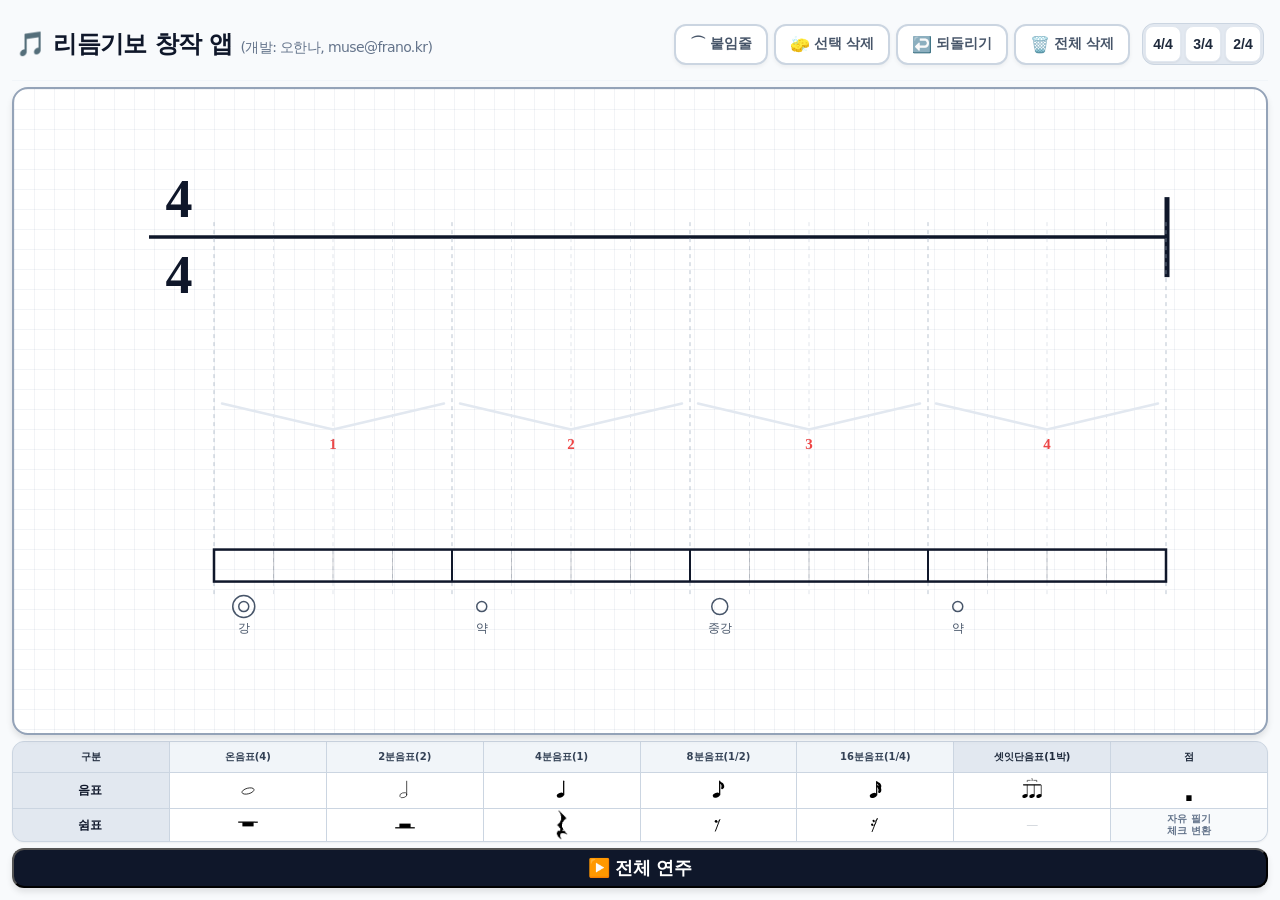
<file: rhythm_final_updated.html>
<!DOCTYPE html>
<html lang="ko">
<head>
    <meta charset="UTF-8">
    <meta name="viewport" content="width=device-width, initial-scale=1.0, viewport-fit=cover">
    <meta name="mobile-web-app-capable" content="yes">
    <meta name="apple-mobile-web-app-capable" content="yes">
    <meta name="apple-mobile-web-app-status-bar-style" content="black-translucent">
    <meta name="description" content="리듬기보 창작 앱 (개발: 오한나, muse@frano.kr)">

    <meta property="og:type" content="website">
    <meta property="og:title" content="리듬기보 창작 앱">
    <meta property="og:description" content="개발: 오한나, muse@frano.kr">
    <meta property="og:site_name" content="리듬기보 창작 앱">

    <meta name="twitter:card" content="summary">
    <meta name="twitter:title" content="리듬기보 창작 앱">
    <meta name="twitter:description" content="개발: 오한나, muse@frano.kr">

    <title>리듬기보 창작 앱</title>
    <style>
        html {
            width: 100%;
            height: 100%;
            margin: 0;
            padding: 0;
            background-color: #f8fafc;
        }
        body {
            width: 100%;
            min-height: 100dvh;
            margin: 0;
            padding: 0;
            touch-action: none;
            background-color: #f8fafc;
            font-family: system-ui, -apple-system, BlinkMacSystemFont, 'Apple SD Gothic Neo', 'Malgun Gothic', 'Segoe UI', sans-serif;
            overflow: hidden;
            user-select: none;
        }
        .paper-bg {
            background-color: #ffffff;
            background-image: 
                linear-gradient(rgba(148, 163, 184, 0.12) 1px, transparent 1px),
                linear-gradient(90deg, rgba(148, 163, 184, 0.12) 1px, transparent 1px);
            background-size: 20px 20px;
        }
        
        /* 선택 안내 팝업 스타일 */
        .selection-popup {
            position: absolute; background: white; border-radius: 16px;
            box-shadow: 0 10px 30px rgba(0,0,0,0.15); padding: 10px; display: flex; gap: 10px;
            z-index: 100; border: 2px solid #0f172a; transform: translate(-50%, -140%);
            animation: popUp 0.18s cubic-bezier(0.34, 1.56, 0.64, 1);
        }
        .selection-popup::after {
            content: ''; position: absolute; bottom: -8px; left: 50%;
            transform: translateX(-50%); border-width: 8px 8px 0; border-style: solid;
            border-color: #0f172a transparent transparent transparent;
        }
        .popup-btn {
            display: flex; flex-direction: column; align-items: center; justify-content: center;
            width: 65px; height: 75px; background: #f8fafc; border-radius: 12px;
            cursor: pointer; border: 1px solid #cbd5e1; transition: all 0.1s;
        }
        .popup-btn:hover { background: #f1f5f9; border-color: #94a3b8; }
        .popup-btn:active { transform: scale(0.92); background: #e2e8f0; }
        
        @keyframes popUp {
            from { opacity: 0; transform: translate(-50%, -120%) scale(0.85); }
            to { opacity: 1; transform: translate(-50%, -140%) scale(1); }
        }

        /* 그리기 도구 버튼 스타일 */
        .text-tool-btn {
            display: flex; align-items: center; gap: 4px;
            padding: 8px 14px;
            background: white; border: 2px solid #cbd5e1;
            border-radius: 12px; color: #475569; font-weight: bold;
            transition: all 0.2s; box-shadow: 0 2px 4px rgba(0,0,0,0.05);
        }
        .text-tool-btn.active {
            background: #0f172a; border-color: #0f172a; color: #ffffff;
            transform: translateY(-1px); box-shadow: 0 4px 6px rgba(0,0,0,0.15);
        }
        #btn-delete-note.active {
            background: #fee2e2; border-color: #ef4444; color: #b91c1c;
        }

        #toast {
            visibility: hidden; background-color: #0f172a; color: #fff; text-align: center;
            border-radius: 12px; padding: 12px 24px; position: fixed; z-index: 100;
            left: 50%; top: 15%; transform: translate(-50%, -50%); font-size: 1.1rem;
            font-weight: bold; box-shadow: 0 10px 25px rgba(0,0,0,0.2);
            opacity: 0; transition: opacity 0.3s;
        }
        #toast.show { visibility: visible; opacity: 1; }
        #toast.success { background-color: #0f172a; border: 1px solid #475569; }

        #cursorIndicator {
            position: absolute; top: 48%; transform: translateY(-50%); width: 2.5px; height: 230px;
            background-color: #ef4444; pointer-events: none; display: none;
            box-shadow: 0 0 6px rgba(239, 68, 68, 0.8); z-index: 10;
        }
        #cursorIndicator.active { display: block; animation: blink 1s infinite; }
        @keyframes blink { 50% { opacity: 0; } }


        .quarter-rest-icon { width: 14px !important; height: 32px !important; object-fit: contain; display: block; margin: 0 auto; overflow: visible; }

        .guide-cell { min-height: 30px; display: flex; align-items: center; justify-content: center; overflow: visible; }
        .quarter-rest-svg-icon { width: 13px; height: 30px; display: block; overflow: visible; margin: 0 auto; }
.tie-source-highlight { outline: 2px solid #0f172a; }

        .alert-banner {
            background-color: #be123c;
            color: #ffffff;
            box-shadow: 0 4px 15px rgba(190, 18, 60, 0.3);
        }
        * {
            -webkit-user-drag: none;
            -webkit-touch-callout: none;
        }
        canvas, svg, img, .guide-cell, .notation-image-icon, .quarter-rest-icon {
            user-select: none;
            -webkit-user-select: none;
            -webkit-user-drag: none;
        }
        .guide-cell img, .notation-image-icon, .quarter-rest-icon { -webkit-user-drag: none; user-drag: none; }





        /* 오프라인용 최소 유틸리티 CSS: Tailwind CDN 없이 실행 */
        *, *::before, *::after { box-sizing: border-box; }
        html, body { margin: 0; }
        .fixed{position:fixed}.absolute{position:absolute}.relative{position:relative}.block{display:block}.inline-flex{display:inline-flex}.flex{display:flex}.grid{display:grid}.hidden{display:none}
        .flex-col{flex-direction:column}.flex-1{flex:1 1 0%}.shrink-0{flex-shrink:0}.grid-cols-8{grid-template-columns:repeat(8,minmax(0,1fr))}
        .items-center{align-items:center}.items-baseline{align-items:baseline}.justify-center{justify-content:center}.justify-between{justify-content:space-between}.text-center{text-align:center}
        .gap-px{gap:1px}.gap-1{gap:.25rem}.gap-1\.5{gap:.375rem}.gap-2{gap:.5rem}
        .p-0\.5{padding:.125rem}.p-2{padding:.5rem}.p-3{padding:.75rem}.px-1{padding-left:.25rem;padding-right:.25rem}.px-6{padding-left:1.5rem;padding-right:1.5rem}.py-3{padding-top:.75rem;padding-bottom:.75rem}.pb-1{padding-bottom:.25rem}
        .mt-1{margin-top:.25rem}.mt-1\.5{margin-top:.375rem}.mb-1\.5{margin-bottom:.375rem}.ml-2{margin-left:.5rem}.mr-1{margin-right:.25rem}
        .top-0{top:0}.left-0{left:0}.left-4{left:1rem}.top-4{top:1rem}.left-1\/2{left:50%}.top-1\/2{top:50%}.top-\[23\%\]{top:23%}.right-0{right:0}
        .z-10{z-index:10}.z-20{z-index:20}.z-30{z-index:30}.z-50{z-index:50}
        .h-screen{height:100dvh}.h-full{height:100%}.h-2{height:.5rem}.h-7{height:1.75rem}.h-8{height:2rem}.h-9{height:2.25rem}.h-28{height:7rem}.w-full{width:100%}.w-2{width:.5rem}.w-7{width:1.75rem}.w-8{width:2rem}.w-24{width:6rem}
        .rounded-lg{border-radius:.5rem}.rounded-xl{border-radius:.75rem}.rounded-2xl{border-radius:1rem}.rounded-full{border-radius:9999px}
        .border{border:1px solid}.border-2{border:2px solid}.border-b{border-bottom:1px solid}.border-r{border-right:1px solid}.border-slate-100{border-color:#f1f5f9}.border-slate-200{border-color:#e2e8f0}.border-slate-300{border-color:#cbd5e1}.border-slate-400{border-color:#94a3b8}
        .bg-white{background:#fff}.bg-black{background:#000}.bg-slate-50{background:#f8fafc}.bg-slate-100{background:#f1f5f9}.bg-slate-200{background:#e2e8f0}.bg-slate-300{background:#cbd5e1}.bg-slate-900{background:#0f172a}
        .hover\:bg-slate-100:hover{background:#f1f5f9}.hover\:bg-slate-800:hover{background:#1e293b}
        .text-white{color:#fff}.text-gray-300{color:#d1d5db}.text-slate-500{color:#64748b}.text-slate-600{color:#475569}.text-slate-700{color:#334155}.text-slate-800{color:#1e293b}.text-slate-900{color:#0f172a}
        .text-\[8\.5px\]{font-size:8.5px}.text-\[10px\]{font-size:10px}.text-\[11px\]{font-size:11px}.text-xs{font-size:.75rem}.text-sm{font-size:.875rem}.text-base{font-size:1rem}.text-lg{font-size:1.125rem}.text-xl{font-size:1.25rem}.text-3xl{font-size:1.875rem}
        .font-normal{font-weight:400}.font-bold{font-weight:700}.font-extrabold{font-weight:800}.font-black{font-weight:900}.leading-none{line-height:1}.leading-tight{line-height:1.25}.tracking-tight{letter-spacing:-.025em}.whitespace-nowrap{white-space:nowrap}
        .shadow-sm{box-shadow:0 1px 2px rgba(0,0,0,.05)}.shadow-md{box-shadow:0 4px 6px rgba(0,0,0,.1)}.overflow-hidden{overflow:hidden}.select-none{user-select:none}.pointer-events-none{pointer-events:none}.touch-none{touch-action:none}.cursor-default{cursor:default}.cursor-pointer{cursor:pointer}
        .transform{transform:var(--tw-transform)}.-translate-x-1\/2{--tw-translate-x:-50%;transform:translate(var(--tw-translate-x),var(--tw-translate-y,0))}
        .-translate-y-1\/2{--tw-translate-y:-50%;transform:translate(var(--tw-translate-x,0),var(--tw-translate-y))}.translate-y-\[-20px\]{transform:translateY(-20px)}.translate-y-0{transform:translateY(0)}
        .opacity-0{opacity:0}.opacity-100{opacity:1}.transition{transition:all .15s ease}.transition-all{transition:all .15s ease}.duration-300{transition-duration:.3s}.active\:scale-95:active{transform:scale(.95)}
        @media (min-width:768px){.md\:p-3{padding:.75rem}.md\:text-sm{font-size:.875rem}.md\:text-base{font-size:1rem}.md\:text-lg{font-size:1.125rem}.md\:text-2xl{font-size:1.5rem}.md\:h-9{height:2.25rem}.md\:h-10{height:2.5rem}.md\:w-9{width:2.25rem}}
        /* 스마트폰 세로 화면에서는 강제 회전하지 않고, 가로 사용 안내만 표시합니다. */
        @media (max-width: 768px) and (orientation: portrait) {
            body::before {
                content: "📱 휴대폰을 가로로 돌려 사용해 주세요.";
                position: fixed;
                inset: 0;
                background: #ffffff;
                color: #0f172a;
                z-index: 99999;
                display: flex;
                align-items: center;
                justify-content: center;
                font-size: 24px;
                font-weight: 800;
                line-height: 1.4;
                text-align: center;
                padding: 30px;
            }
        }

        @media screen and (max-width: 900px) and (orientation: landscape) {
            body {
                padding: 4px;
            }
            header h1 {
                font-size: 15px !important;
            }
            header h1 span {
                font-size: 9px !important;
            }
            .text-tool-btn {
                padding: 5px 8px !important;
                font-size: 11px !important;
            }
            .guide-cell {
                min-height: 28px;
            }
        }

    </style>
</head>
<body class="h-screen flex flex-col p-2 md:p-3 overflow-hidden">

    <div id="toast">메시지</div>

    <!-- 실시간 상태 경고 알림판 -->
    <div id="alertOverlay" class="fixed top-4 left-1/2 -translate-x-1/2 z-50 alert-banner px-6 py-3 rounded-full font-bold text-sm md:text-base flex items-center gap-2 pointer-events-none opacity-0 translate-y-[-20px] transition-all duration-300">
        <span class="text-lg">⚠️</span>
        <span id="alertText">박자 오류 감지됨</span>
    </div>

    <!-- 크롬북 맞춤형 초슬림 헤더 디자인 -->
    <header class="flex justify-between items-center mb-1.5 px-1 border-b border-slate-100 pb-1 shrink-0">
        <h1 class="text-xl md:text-2xl font-black text-slate-900 tracking-tight flex items-baseline">
            🎵 리듬기보 창작 앱
            <span class="text-xs md:text-sm font-normal text-slate-500 ml-2 whitespace-nowrap">(개발: 오한나, muse@frano.kr)</span>
        </h1>
        <div class="flex gap-2 items-center">
            <div class="flex gap-1.5 mr-1">
                <button id="btn-tie-note" onclick="toggleTieMode()" class="text-tool-btn text-xs md:text-sm" title="붙임줄 만들기">
                    <span class="text-base">⌒</span> 붙임줄
                </button>
                <button id="btn-delete-note" onclick="toggleDeleteMode()" class="text-tool-btn text-xs md:text-sm" title="선택 삭제 모드: 한 번 누르면 켜지고, 다시 누르면 꺼집니다. 켠 상태에서 음표·쉼표를 연속으로 삭제할 수 있습니다.">
                    <span class="text-base">🧽</span> <span id="delete-label">선택 삭제</span>
                </button>
                <button id="btn-undo" onclick="undoLastAction()" class="text-tool-btn text-xs md:text-sm" title="마지막 작업 되돌리기">
                    <span class="text-base">↩️</span> 되돌리기
                </button>
                <button onclick="confirmClear()" class="text-tool-btn text-xs md:text-sm" title="악보 전체 삭제">
                    <span class="text-base">🗑️</span> 전체 삭제
                </button>
            </div>

            <!-- 박자표 제어 -->
            <div class="flex gap-1 bg-slate-200 p-0.5 rounded-xl border border-slate-300">
                <button onclick="setTimeSig(4,4)" class="w-8 h-8 md:w-9 md:h-9 rounded-lg bg-white text-slate-800 font-bold border border-slate-200 hover:bg-slate-100 text-xs md:text-sm shadow-sm transition">4/4</button>
                <button onclick="setTimeSig(3,4)" class="w-8 h-8 md:w-9 md:h-9 rounded-lg bg-white text-slate-800 font-bold border border-slate-200 hover:bg-slate-100 text-xs md:text-sm shadow-sm transition">3/4</button>
                <button onclick="setTimeSig(2,4)" class="w-8 h-8 md:w-9 md:h-9 rounded-lg bg-white text-slate-800 font-bold border border-slate-200 hover:bg-slate-100 text-xs md:text-sm shadow-sm transition">2/4</button>
            </div>
        </div>
    </header>

    <!-- 세로 해상도 다이어트형 드로잉 영역 -->
    <main id="canvasArea" class="relative flex-1 paper-bg rounded-2xl border-2 border-slate-400 shadow-md overflow-hidden cursor-default">
        <!-- 손글씨 그리기 레이어 -->
        <canvas id="drawingCanvas" class="absolute top-0 left-0 w-full h-full block z-20 touch-none"></canvas>
        <!-- 오선 악보 및 그리드 레이어 -->
        <canvas id="rhythmCanvas" class="absolute top-0 left-0 w-full h-full block z-10 pointer-events-none"></canvas>
        
        <div id="timeSigArea" class="absolute top-[23%] left-4 transform -translate-y-1/2 w-24 h-28 cursor-pointer z-30" onclick="inputTimeSig()"></div>
        <div id="cursorIndicator"></div>
        <div id="popupContainer" class="z-50 text-slate-900"></div>
    </main>

    <!-- 하단 보정 컨트롤 레이아웃 -->
    <footer class="mt-1.5 flex flex-col gap-1.5 shrink-0">
        <div class="grid grid-cols-8 gap-px bg-slate-300 rounded-xl overflow-hidden border border-slate-300 shadow-sm select-none text-center">
            <div class="guide-cell bg-slate-200 text-[10px] font-bold text-slate-800">구분</div>
            <div class="guide-cell bg-slate-100 text-[10px] font-bold text-slate-700 notation-label" data-label-key="whole">온음표(4)</div>
            <div class="guide-cell bg-slate-100 text-[10px] font-bold text-slate-700 notation-label" data-label-key="half">2분음표(2)</div>
            <div class="guide-cell bg-slate-100 text-[10px] font-bold text-slate-700 notation-label" data-label-key="quarter">4분음표(1)</div>
            <div class="guide-cell bg-slate-100 text-[10px] font-bold text-slate-700 notation-label" data-label-key="eighth">8분음표(1/2)</div>
            <div class="guide-cell bg-slate-100 text-[10px] font-bold text-slate-700 notation-label" data-label-key="sixteenth">16분음표(1/4)</div>
            <div class="guide-cell bg-slate-200 text-[10px] font-bold text-slate-800 notation-label" data-label-key="triplet">셋잇단음표(1박)</div>
            <div class="guide-cell bg-slate-200 text-[10px] font-bold text-slate-800 notation-label" data-label-key="dot">점</div>

            <!-- 정교화된 음표 버튼 구성 -->
            <div class="guide-cell bg-slate-200 text-slate-900 text-xs font-extrabold border-r border-slate-200">음표</div>
            <div class="guide-cell bg-white" onclick="addNoteSmart('whole', false)">
                <svg class="w-7 h-7" viewBox="0 0 100 100">
                    <ellipse cx="50" cy="50" rx="22" ry="10" fill="none" stroke="#000000" stroke-width="2.6" transform="rotate(-15, 50, 50)"/>
                </svg>
            </div>
            <div class="guide-cell bg-white" onclick="addNoteSmart('half', false)">
                <svg class="w-7 h-7" viewBox="0 0 100 100">
                    <ellipse cx="44" cy="65" rx="13" ry="8.5" fill="none" stroke="#000000" stroke-width="2.1" transform="rotate(-18, 44, 65)"/>
                    <line x1="56" y1="63" x2="56" y2="15" stroke="#000000" stroke-width="2.5" stroke-linecap="round"/>
                </svg>
            </div>
            <div class="guide-cell bg-white" onclick="addNoteSmart('quarter', false)">
                <svg class="w-7 h-7" viewBox="0 0 100 100">
                    <ellipse cx="44" cy="65" rx="13" ry="8.5" fill="#000000" transform="rotate(-18, 44, 65)"/>
                    <line x1="56" y1="63" x2="56" y2="15" stroke="#000000" stroke-width="4.5" stroke-linecap="round"/>
                </svg>
            </div>
            <div class="guide-cell bg-white" onclick="addNoteSmart('eighth', false)">
                <svg class="w-7 h-7" viewBox="0 0 100 100">
                    <ellipse cx="44" cy="65" rx="13" ry="8.5" fill="#000000" transform="rotate(-18, 44, 65)"/>
                    <line x1="56" y1="63" x2="56" y2="15" stroke="#000000" stroke-width="4.5" stroke-linecap="round"/>
                    <path d="M56,16 C68,19 74,28 72,37 C70,44 62,46 61,40 C64,32 63,25 56,23 Z" fill="#000000"/>
                </svg>
            </div>
            <div class="guide-cell bg-white" onclick="addNoteSmart('sixteenth', false)">
                <svg class="w-7 h-7" viewBox="0 0 100 100">
                    <ellipse cx="44" cy="66" rx="13" ry="8.5" fill="#000000" transform="rotate(-18, 44, 66)"/>
                    <line x1="56" y1="64" x2="56" y2="16" stroke="#000000" stroke-width="4.3" stroke-linecap="round"/>
                    <path d="M56,16 C68,19 75,28 72,37 C70,44 62,46 61,40 C64,32 63,25 56,23 Z" fill="#000000"/>
                    <path d="M56,29 C69,32 75,41 72,51 C70,58 62,60 61,54 C64,46 63,39 56,36 Z" fill="#000000"/>
                </svg>
            </div>
            <div class="guide-cell bg-white" onclick="addNoteSmart('triplet', false)">
                <svg class="w-7 h-7" viewBox="0 0 100 100">
                    <line x1="20" y1="28" x2="80" y2="28" stroke="#000000" stroke-width="5" stroke-linecap="round"/>
                    <ellipse cx="25" cy="68" rx="10" ry="6.5" fill="#000000" transform="rotate(-18, 25, 68)"/>
                    <ellipse cx="50" cy="68" rx="10" ry="6.5" fill="#000000" transform="rotate(-18, 50, 68)"/>
                    <ellipse cx="75" cy="68" rx="10" ry="6.5" fill="#000000" transform="rotate(-18, 75, 68)"/>
                    <line x1="33" y1="66" x2="33" y2="28" stroke="#000000" stroke-width="2.5"/>
                    <line x1="58" y1="66" x2="58" y2="28" stroke="#000000" stroke-width="2.5"/>
                    <line x1="83" y1="66" x2="83" y2="28" stroke="#000000" stroke-width="2.5"/>
                    <path d="M 33 18 L 33 12 L 45 12 M 55 12 L 67 12 L 67 18" stroke="#000000" stroke-width="2" fill="none"/>
                    <text x="50" y="15" font-size="13" font-weight="extrabold" text-anchor="middle" fill="#000000">3</text>
                </svg>
            </div>
            <div class="guide-cell bg-white" onclick="toggleLastDot()">
                <span class="text-3xl font-extrabold">.</span>
            </div>

            <!-- 정밀화된 쉼표 버튼 구성 -->
            <div class="guide-cell bg-slate-200 text-slate-900 text-xs font-extrabold border-r border-slate-200">쉼표</div>
            <div class="guide-cell bg-white" onclick="addNoteSmart('whole', true)">
                <svg class="w-7 h-7" viewBox="0 0 100 100">
                    <line x1="15" y1="40" x2="85" y2="40" stroke="#000000" stroke-width="4.5"/>
                    <rect x="30" y="40" width="40" height="15" fill="#000000"/>
                </svg>
            </div>
            <div class="guide-cell bg-white" onclick="addNoteSmart('half', true)">
                <svg class="w-7 h-7" viewBox="0 0 100 100">
                    <line x1="15" y1="60" x2="85" y2="60" stroke="#000000" stroke-width="4.5"/>
                    <rect x="30" y="45" width="40" height="15" fill="#000000"/>
                </svg>
            </div>
            <!-- 4분쉼표 버튼: 투명 PNG 아이콘 -->
            <div class="guide-cell bg-white flex items-center justify-center" onclick="addNoteSmart('quarter', true)">
                <img class="quarter-rest-icon" src="[data-uri]" alt="4분쉼표" draggable="false">
            </div>
            <div class="guide-cell bg-white" onclick="addNoteSmart('eighth', true)">
                <svg class="w-7 h-7" viewBox="0 0 100 100" aria-label="8분쉼표">
                    <g transform="translate(50,50) scale(0.78) translate(-50,-50)">
                        <circle cx="41" cy="33" r="5.8" fill="#000000"/>
                        <path d="M41,38 C51,38 55,30 58,26" fill="none" stroke="#000000" stroke-width="3.2" stroke-linecap="round"/>
                        <path d="M58,26 L38,78" fill="none" stroke="#000000" stroke-width="4.4" stroke-linecap="round"/>
                    </g>
                </svg>
            </div>
            <div class="guide-cell bg-white" onclick="addNoteSmart('sixteenth', true)">
                <svg class="w-7 h-7" viewBox="0 0 100 100" aria-label="16분쉼표">
                    <g transform="translate(50,50) scale(0.74) translate(-50,-50)">
                        <path d="M61,18 L36,82" fill="none" stroke="#000000" stroke-width="4.4" stroke-linecap="round"/>
                        <circle cx="43" cy="30" r="5.2" fill="#000000"/>
                        <path d="M43,35 C54,35 58,25 60,22" fill="none" stroke="#000000" stroke-width="3.6" stroke-linecap="round"/>
                        <circle cx="36" cy="48" r="5.2" fill="#000000"/>
                        <path d="M36,53 C48,53 52,43 54,40" fill="none" stroke="#000000" stroke-width="3.6" stroke-linecap="round"/>
                    </g>
                </svg>
            </div>
            <div class="guide-cell bg-white text-gray-300 text-xs">—</div>
            <div class="guide-cell text-[10px] text-slate-500 font-bold leading-tight flex items-center justify-center bg-slate-50">자유 필기<br>체크 변환</div>
        </div>

        <div class="flex gap-2 h-9 md:h-10 shrink-0">
            <button id="playBtn" onclick="togglePlay()" class="flex-1 bg-slate-900 hover:bg-slate-800 text-white rounded-xl shadow-md flex items-center justify-center gap-2 text-base md:text-lg font-bold active:scale-95 transition">
                ▶️ 전체 연주
            </button>
        </div>
    </footer>

    <script>

        // Google Drive 환경에서 간헐적으로 뜨는 네트워크 오류 팝업만 조용히 무시합니다.
        // 앱 내부의 박자 오류/입력 안내 배너와 토스트는 그대로 동작합니다.
        (function installGoogleDriveNetworkErrorSilencer() {
            const originalAlert = window.alert ? window.alert.bind(window) : null;
            const isDriveNetworkMessage = (value) => {
                const msg = String(value && (value.message || value.reason || value.error || value) || '').toLowerCase();
                return (
                    (msg.includes('google') || msg.includes('drive') || msg.includes('googleusercontent') || msg.includes('gstatic')) &&
                    (msg.includes('network') || msg.includes('fetch') || msg.includes('load') || msg.includes('failed') || msg.includes('오류') || msg.includes('네트워크'))
                ) || msg.includes('google drive 네트워크 오류') || msg.includes('구글 드라이브 네트워크 오류');
            };

            window.__suppressGoogleDriveNetworkErrorPopup = true;

            if (originalAlert) {
                window.alert = function patchedAlert(message) {
                    if (isDriveNetworkMessage(message)) {
                        console.warn('[suppressed] Google Drive network popup:', message);
                        return;
                    }
                    return originalAlert(message);
                };
            }

            window.addEventListener('error', (event) => {
                if (!window.__suppressGoogleDriveNetworkErrorPopup) return;
                const target = event && event.target;
                const src = target && (target.src || target.href || '');
                if (isDriveNetworkMessage(event.message || event.error || src)) {
                    event.preventDefault();
                    event.stopImmediatePropagation();
                }
            }, true);

            window.addEventListener('unhandledrejection', (event) => {
                if (!window.__suppressGoogleDriveNetworkErrorPopup) return;
                if (isDriveNetworkMessage(event.reason)) {
                    event.preventDefault();
                    event.stopImmediatePropagation();
                    console.warn('[suppressed] Google Drive network rejection:', event.reason);
                }
            }, true);
        })();

        window.PRELOADED_SCORE_STATE = window.PRELOADED_SCORE_STATE || "";
        const SVG = {
            headFilled: "M-11,4 C-11,10 -3,11 6,6 C12,3 12,-3 5,-7 C-3,-11 -11,-3 -11,4 Z",
            headEmpty: "M-11,4 C-11,10 -3,11 6,6 C12,3 12,-3 5,-7 C-3,-11 -11,-3 -11,4 Z M-6,2 C-6,-1 -1,-6 2.5,-4.5 C5.5,-3 4.5,3.5 1.5,4 C-2,4.5 -6,4.5 -6,2 Z",
            whole: "M-20,2 C-20,9 -6,11 11,6 C20,2.5 21,-5.5 13,-9.5 C3,-13 -13,-5.5 -20,2 Z M-10,1 C-10,-1.5 1.5,-8.5 9,-6 C13.5,-4.5 12.5,4.5 8,5 C3,5.5 -10,4.5 -10,1 Z",
            flag8: "M 11 -48 C 22 -45 28 -37 26 -29 C 24 -22 18 -19 16 -24 C 18 -31 18 -38 11 -42 Z", 
            flag16_1: "M 11 -48 C 23 -45 30 -38 27 -30 C 25 -24 18 -21 16 -26 C 19 -32 18 -38 11 -42 Z", 
            flag16_2: "M 11 -35 C 24 -32 30 -24 28 -16 C 26 -9 19 -6 16 -11 C 19 -18 18 -24 11 -28 Z",
            flag32_3: "M 11 -22 C 24 -19 30 -11 28 -3 C 26 4 19 7 16 2 C 19 -5 18 -11 11 -15 Z",
            restWhole: "M-15,0 L15,0 L15,10 L-15,10 Z", 
            restHalf: "M-15,0 L15,0 L15,-10 L-15,-10 Z",
            restQuarter: "M -5 -45 C 4 -35 7 -25 -2 -14 L 11 -4 C 3 1 -1 8 -9 18 C 2 16 12 26 16 39 C 6 32 -4 33 -13 43 C -17 31 -17 18 -3 4 L -16 -8 C -5 -17 1 -31 -5 -45 Z"
        };
        const QUARTER_REST_EMBEDDED_DATA_URI = '[data-uri]';

        const EIGHTH_REST_EMBEDDED_DATA_URI = '[data-uri]';
        const SIXTEENTH_REST_EMBEDDED_DATA_URI = '[data-uri]';
        const quarterRestImage = new Image();
        let quarterRestImageReady = false;
        window.__notationAppReady = false;
        quarterRestImage.onload = () => { quarterRestImageReady = true; if (window.__notationAppReady) drawAll(); };
        quarterRestImage.onerror = () => {
            if (quarterRestImage.src !== QUARTER_REST_EMBEDDED_DATA_URI) quarterRestImage.src = QUARTER_REST_EMBEDDED_DATA_URI;
        };
        quarterRestImage.src = QUARTER_REST_EMBEDDED_DATA_URI;

        const NOTATION_IMAGE_DATA_URIS = {
            quarterRest: QUARTER_REST_EMBEDDED_DATA_URI,
            eighthRest: EIGHTH_REST_EMBEDDED_DATA_URI,
            sixteenthRest: SIXTEENTH_REST_EMBEDDED_DATA_URI
        };
        const NOTATION_IMAGE_META = {
            quarterNote: {height: 78, anchorX: 0.52, anchorY: 0.83},
            halfNote: {height: 78, anchorX: 0.52, anchorY: 0.83},
            eighthNote: {height: 78, anchorX: 0.34, anchorY: 0.83},
            sixteenthNote: {height: 82, anchorX: 0.34, anchorY: 0.84},
            quarterRest: {height: 62, anchorX: 0.50, anchorY: 0.58},
            eighthRest: {height: 42, anchorX: 0.50, anchorY: 0.52},
            sixteenthRest: {height: 36, anchorX: 0.50, anchorY: 0.52}
        };
        const notationImages = {};
        const notationImageReady = {};
        Object.entries(NOTATION_IMAGE_DATA_URIS).forEach(([key, src]) => {
            const img = new Image();
            notationImageReady[key] = false;
            img.onload = () => {
                notationImageReady[key] = true;
                if (window.__notationAppReady) drawAll();
            };
            img.onerror = () => { notationImageReady[key] = false; };
            img.src = src;
            notationImages[key] = img;
        });

        function setGuideCellImage(onclickValue, imageKey, altText) {
            // 현재 버전은 저장 방지를 위해 하단 버튼에 이미지 태그를 만들지 않습니다.
        }

        function refreshStaticNotationIcons() {
            // 하단 버튼은 HTML 안의 SVG 아이콘을 그대로 사용합니다.
            // data URI 이미지 태그로 교체하지 않아 특정 음표 클릭 시 브라우저 저장 UI가 뜨지 않습니다.
        }

        function bindNotationIconImages() {
            refreshStaticNotationIcons();
            document.querySelectorAll('[data-notation-img]').forEach(img => {
                const key = img.getAttribute('data-notation-img');
                img.onerror = () => { img.onerror = null; img.style.display = 'none'; };
                img.src = NOTATION_IMAGE_DATA_URIS[key] || QUARTER_REST_EMBEDDED_DATA_URI;
            });
            document.querySelectorAll('.quarter-rest-icon').forEach(img => {
                img.onerror = () => { img.onerror = null; img.src = QUARTER_REST_EMBEDDED_DATA_URI; };
                img.src = QUARTER_REST_EMBEDDED_DATA_URI;
            });
        }
        window.addEventListener('load', bindNotationIconImages);

        let guideLabelLanguage = 'ko';
        const guideLabelText = {
            ko: {whole:'온음표(4)', half:'2분음표(2)', quarter:'4분음표(1)', eighth:'8분음표(1/2)', sixteenth:'16분음표(1/4)', triplet:'셋잇단음표(1박)', dot:'점'},
            en: {whole:'whole note (4)', half:'half note (2)', quarter:'quarter note (1)', eighth:'eighth note (1/2)', sixteenth:'sixteenth note (1/4)', triplet:'triplet (1 beat)', dot:'dot'},
            zh: {whole:'全音符(4)', half:'二分音符(2)', quarter:'四分音符(1)', eighth:'八分音符(1/2)', sixteenth:'十六分音符(1/4)', triplet:'三连音(1拍)', dot:'附点'}
        };
        function applyGuideLabelLanguage() {
            document.querySelectorAll('.notation-label').forEach(el => {
                const key = el.dataset.labelKey;
                el.textContent = (guideLabelText[guideLabelLanguage] && guideLabelText[guideLabelLanguage][key]) || guideLabelText.ko[key] || el.textContent;
            });
        }
        function cycleLabelLanguage() {
            guideLabelLanguage = guideLabelLanguage === 'ko' ? 'en' : (guideLabelLanguage === 'en' ? 'zh' : 'ko');
            applyGuideLabelLanguage();
            showToast(guideLabelLanguage === 'ko' ? '한국어 표기로 바꿨습니다.' : (guideLabelLanguage === 'en' ? 'English labels' : '中文标记'), true);
        }
        let uiZoomLevel = 1;
        function applyUiZoom() {
            document.body.style.zoom = uiZoomLevel;
            setTimeout(resize, 40);
        }
        function changeUiZoom(delta) {
            uiZoomLevel = Math.max(0.8, Math.min(1.4, Math.round((uiZoomLevel + delta) * 10) / 10));
            applyUiZoom();
            showToast(`화면 크기 ${Math.round(uiZoomLevel * 100)}%`, true);
        }
        window.addEventListener('load', applyGuideLabelLanguage);

        function installDownloadGuards() {
            const stop = (e) => {
                e.preventDefault();
                e.stopPropagation();
                return false;
            };

            // 앱 내부에서는 이미지 저장, 드래그 저장, 우클릭 저장이 생기지 않게 막습니다.
            ['contextmenu', 'selectstart', 'dragstart', 'drop', 'auxclick'].forEach(evtName => {
                document.addEventListener(evtName, stop, true);
            });

            // 혹시 나중에 data/blob 링크가 생겨도 클릭 즉시 차단합니다.
            document.addEventListener('click', (e) => {
                const target = e.target;
                const link = target && target.closest ? target.closest('a') : null;
                if (!link) return;
                const href = link.getAttribute('href') || '';
                if (link.dataset && link.dataset.allowAppSave === 'true') return;
                if (link.hasAttribute('blocked-save') || href.startsWith('data:') || href.startsWith('blob:')) {
                    stop(e);
                    showToast('아이콘은 입력용 버튼입니다.', true);
                }
            }, true);
            document.querySelectorAll('.guide-cell, .guide-cell svg, .guide-cell img').forEach(el => {
                el.setAttribute('draggable', 'false');
                el.addEventListener('dragstart', stop, true);
            });

            // Ctrl/⌘+S, Ctrl/⌘+P로 학생이 실수로 저장/인쇄 창을 여는 것도 방지합니다.
            document.addEventListener('keydown', (e) => {
                const key = (e.key || '').toLowerCase();
                if ((e.ctrlKey || e.metaKey) && key === 's') {
                    stop(e);
                    showToast('앱 안에서 따로 저장 창을 열지 않습니다.', true);
                }
                if ((e.ctrlKey || e.metaKey) && key === 'p') {
                    stop(e);
                    showToast('인쇄 기능은 이 앱에서 사용하지 않습니다.', true);
                }
                if (key === 'f12' || ((e.ctrlKey || e.metaKey) && key === 'u') || ((e.ctrlKey || e.metaKey) && e.shiftKey && ['i', 'j', 'c'].includes(key))) {
                    stop(e);
                    showToast('코드 확인·개발자 도구 단축키를 차단했습니다.', true);
                }
                if ((e.ctrlKey || e.metaKey) && ['c', 'x'].includes(key)) {
                    stop(e);
                    showToast('앱 화면 복사 기능을 차단했습니다.', true);
                }
            }, true);

            window.addEventListener('DOMContentLoaded', () => {
                document.querySelectorAll('img, svg, canvas').forEach(el => {
                    el.setAttribute('draggable', 'false');
                    el.addEventListener('dragstart', stop, true);
                });
            });
        }
        installDownloadGuards();


        function drawNotationImageSymbol(ctx, key, override = {}) {
            // 사용자가 올린 쉼표 이미지는 캔버스에 직접 그립니다.
            if (!['quarterRest', 'eighthRest', 'sixteenthRest'].includes(key)) return false;
            const img = notationImages[key] || (key === 'quarterRest' ? quarterRestImage : null);
            const ready = notationImageReady[key] || (key === 'quarterRest' && quarterRestImageReady);
            if (!img || !ready || !img.complete || !img.naturalWidth || !img.naturalHeight) return false;
            const meta = Object.assign({}, NOTATION_IMAGE_META[key] || {}, override || {});
            const targetH = meta.height || 72;
            const targetW = targetH * img.naturalWidth / img.naturalHeight;
            const anchorX = (meta.anchorX ?? 0.5) * targetW;
            const anchorY = (meta.anchorY ?? 0.5) * targetH;
            ctx.drawImage(img, -anchorX, -anchorY, targetW, targetH);
            return true;
        }

        const rhythmCanvas = document.getElementById('rhythmCanvas');
        const rhythmCtx = rhythmCanvas.getContext('2d');
        const drawingCanvas = document.getElementById('drawingCanvas');
        const drawingCtx = drawingCanvas.getContext('2d');
        
        const popupContainer = document.getElementById('popupContainer');
        const toast = document.getElementById('toast');
        const cursorIndicator = document.getElementById('cursorIndicator');
        const alertOverlay = document.getElementById('alertOverlay');
        const alertText = document.getElementById('alertText');
        window.__notationAppReady = true;
        
        // 정간보 드래그 인지용 전역 변수 선언 (ReferenceError 버그 해결)
        let staffY = 0;
        let visualizerY = 0;
        let blockY = 0;
        const blockHeight = 32;
        const GRID_SUBDIVISIONS_PER_BEAT = 4;      // 화면에 보이는 기본 칸: 16분음표 단위
        const GRID_SELECTION_UNITS_PER_BEAT = 8;  // 드래그 선택 보정 단위: 반 칸 = 32분음표 단위
        const AUTO_REST_COLOR = '#64748b';          // 빈칸 안내 색
        const MAX_VISIBLE_MEASURES = 1;             // 한 마디 안에서만 입력·출력

        let audioCtx;
        function initAudio() {
            if (!audioCtx) {
                audioCtx = new (window.AudioContext || window.webkitAudioContext)();
            }
            if (audioCtx.state === 'suspended') {
                audioCtx.resume();
            }
        }

        let isDrawing = false;
        let isGridDragging = false; 
        let dragStartCell = -1;
        let dragEndCell = -1;

        let points = []; 
        let notes = []; 
        let undoStack = [];
        let currentTool = 'input';
        let deleteMode = false; 
        let deleteSticky = false;
        let deletePressTimer = null;
        let deleteLongPressHandled = false;
        let tieMode = false;
        let tieSourceNote = null;
        let timeSignature = { top: 4, bottom: 4 };
        let mouseX = 0;
        let isPlaying = false;
        let isCountingIn = false;
        let currentCountInBeat = 0;
        let playTimeouts = [];
        let analogDrawings = []; 
        let currentPlaybackX = 0;
        let playbackAnimFrame;
        let isFirstIteration = true; 

        function getBeat(type, dotted) {
            let base = 0;
            switch(type) {
                case 'whole': base = 4.0; break;
                case 'half': base = 2.0; break;
                case 'quarter': base = 1.0; break;
                case 'eighth': base = 0.5; break;
                case 'sixteenth': base = 0.25; break;
                case 'thirtysecond': base = 0.125; break;
                case 'triplet': base = 0.333333; break; 
            }
            return dotted ? base * 1.5 : base;
        }


        function getNoteDuration(note) {
            return getBeat(note.type, note.dotted);
        }

        function getLastTimelineEnd() {
            return notes.reduce((maxEnd, n) => Math.max(maxEnd, n.beatOffset + getNoteDuration(n)), 0);
        }

        function getVisibleMeasureCount(extraEnd = null) {
            return 1;
        }

        function getVisibleTimelineBeats(extraEnd = null) {
            return timeSignature.top;
        }

        function getMeasureEndForOffset(offset) {
            return (Math.floor((offset + 0.0001) / timeSignature.top) + 1) * timeSignature.top;
        }

        function crossesMeasureLine(start, duration) {
            const end = start + duration;
            const startMeasure = Math.floor((start + 0.0001) / timeSignature.top);
            const endMeasure = Math.floor((end - 0.0001) / timeSignature.top);
            return endMeasure > startMeasure;
        }


        function showMeasureOverflowWarning() {
            initAudio();
            const sig = `${timeSignature.top}/${timeSignature.bottom}`;
            const msg = `${sig}박자를 초과했습니다. 한 마디 안에서만 입력하세요.`;
            showValidationAlert(msg);
        }

        function plainSpecForDuration(beats) {
            const specs = [
                {beats: 4, type: 'whole'},
                {beats: 2, type: 'half'},
                {beats: 1, type: 'quarter'},
                {beats: 0.5, type: 'eighth'},
                {beats: 0.25, type: 'sixteenth'},
                {beats: 0.125, type: 'thirtysecond'}
            ];
            return specs.find(s => Math.abs(s.beats - beats) < 0.001) || specs[specs.length - 1];
        }

        function decomposePlainDuration(start, duration) {
            const pieces = [];
            const candidates = [4, 2, 1, 0.5, 0.25, 0.125];
            let offset = start;
            let remaining = duration;
            let guard = 0;

            while (remaining > 0.001 && guard < 64) {
                const measureEnd = getMeasureEndForOffset(offset);
                const nextBeat = Math.ceil(offset + 0.0001);
                let maxPiece = Math.min(remaining, measureEnd - offset);

                // 박 중간에서 시작하면 우선 다음 박선까지만 적어 학습자가 박 구조를 보기 쉽게 합니다.
                if (Math.abs(offset - Math.round(offset)) > 0.001) {
                    maxPiece = Math.min(maxPiece, nextBeat - offset);
                }

                const chosen = candidates.find(v => v <= maxPiece + 0.001) || 0.125;
                const spec = plainSpecForDuration(chosen);
                pieces.push({
                    beatOffset: offset,
                    type: spec.type,
                    dotted: false,
                    beats: chosen
                });
                offset += chosen;
                remaining -= chosen;
                guard++;
            }
            return pieces;
        }

        function sameGridPosition(a, b, tolerance = 0.001) {
            return Math.abs(a - b) < tolerance;
        }

        function isAlignedToDuration(value, duration) {
            return Math.abs(value / duration - Math.round(value / duration)) < 0.001;
        }

        function isInsideOneMeasure(start, duration) {
            const end = start + duration;
            const startMeasure = Math.floor((start + 0.0001) / timeSignature.top);
            const endMeasure = Math.floor((end - 0.0001) / timeSignature.top);
            return startMeasure === endMeasure;
        }

        function normalizeSequentialRests() {
            const mergeRules = [
                {from: 'sixteenth', to: 'eighth', unit: 0.25, combined: 0.5},
                {from: 'eighth', to: 'quarter', unit: 0.5, combined: 1.0},
                {from: 'quarter', to: 'half', unit: 1.0, combined: 2.0},
                {from: 'half', to: 'whole', unit: 2.0, combined: 4.0}
            ];

            let changed = true;
            let guard = 0;
            while (changed && guard < 64) {
                changed = false;
                guard++;
                notes.sort((a, b) => a.beatOffset - b.beatOffset);

                for (const rule of mergeRules) {
                    for (let i = 0; i < notes.length - 1; i++) {
                        const first = notes[i];
                        const second = notes[i + 1];
                        if (!first || !second) continue;
                        if (!first.isRest || !second.isRest || first.autoRest || second.autoRest) continue;
                        if (first.type !== rule.from || second.type !== rule.from) continue;
                        if (first.dotted || second.dotted) continue;
                        if (!sameGridPosition(first.beatOffset + rule.unit, second.beatOffset)) continue;
                        if (!isAlignedToDuration(first.beatOffset, rule.combined)) continue;
                        if (!isInsideOneMeasure(first.beatOffset, rule.combined)) continue;

                        notes.splice(i, 2, {
                            type: rule.to,
                            isRest: true,
                            beatOffset: first.beatOffset,
                            dotted: false
                        });
                        changed = true;
                        break;
                    }
                    if (changed) break;
                }
            }
        }


        function getTripletBeatStart(noteOrOffset) {
            const value = typeof noteOrOffset === 'number' ? noteOrOffset : noteOrOffset.beatOffset;
            return Math.floor(value + 0.001);
        }

        function getTripletSlotOffset(beatStart, slotIndex) {
            return beatStart + slotIndex / 3;
        }

        function findTripletNoteAtSlot(beatStart, slotIndex) {
            const target = getTripletSlotOffset(beatStart, slotIndex);
            return notes.find(n => n.type === 'triplet' && Math.abs(n.beatOffset - target) < 0.02) || null;
        }

        function findTripletInsertionSlot(isRest) {
            for (let beatStart = 0; beatStart < timeSignature.top; beatStart++) {
                const slots = [0, 1, 2].map(slot => ({
                    slot,
                    offset: getTripletSlotOffset(beatStart, slot),
                    note: findTripletNoteAtSlot(beatStart, slot)
                }));
                const hasTripletContext = slots.some(s => s.note);
                if (!hasTripletContext) continue;

                // 이미 셋잇단 자리의 쉼표가 있으면 8분음표 버튼으로 그 자리를 다시 음표화합니다.
                if (!isRest) {
                    const restSlot = slots.find(s => s.note && s.note.isRest);
                    if (restSlot) return restSlot.offset;
                }

                // 가운데 음표를 지운 뒤 8분쉼표/8분음표를 누르면 일반 8분이 아니라 셋잇단 자리로 들어갑니다.
                const emptySlot = slots.find(s => !s.note);
                if (emptySlot) return emptySlot.offset;
            }
            return null;
        }

        function addTripletSlotAtOffset(isRest, beatOffset) {
            if (beatOffset < -0.001 || beatOffset + (1 / 3) > timeSignature.top + 0.001) {
                showMeasureOverflowWarning();
                return false;
            }
            pushUndoState();
            notes = notes.filter(n => !(n.type === 'triplet' && Math.abs(n.beatOffset - beatOffset) < 0.02));
            removeOverlappingRange(beatOffset, beatOffset + (1 / 3));
            notes.push({type: 'triplet', isRest, beatOffset, dotted: false});
            playTone(523.25, 0.08, 0.18);
            drawAll();
            showToast(isRest ? '셋잇단 자리의 8분쉼표로 입력했습니다.' : '셋잇단 자리의 8분음표로 입력했습니다.', true);
            return true;
        }


        function normalizeTripletSets() {
            const groups = new Map();
            notes.forEach(n => {
                if (n.type !== 'triplet') return;
                const beatStart = getTripletBeatStart(n);
                if (!groups.has(beatStart)) groups.set(beatStart, []);
                groups.get(beatStart).push(n);
            });

            const invalidBeats = new Set();
            groups.forEach((group, beatStart) => {
                const offsets = [0, 1, 2].map(slot => getTripletSlotOffset(beatStart, slot));
                const hasAllSlots = offsets.every(offset =>
                    group.some(n => Math.abs(n.beatOffset - offset) < 0.02 && !n.isRest)
                );
                if (group.length !== 3 || !hasAllSlots || group.some(n => n.isRest)) {
                    invalidBeats.add(beatStart);
                }
            });

            if (invalidBeats.size) {
                notes = notes.filter(n => !(n.type === 'triplet' && invalidBeats.has(getTripletBeatStart(n))));
            }
        }

        function removeOverlappingRange(start, end) {
            const affectedTripletBeats = new Set();
            notes.forEach(n => {
                const nStart = n.beatOffset;
                const nEnd = nStart + getNoteDuration(n);
                const overlaps = !(end <= nStart + 0.001 || start >= nEnd - 0.001);
                if (overlaps && n.type === 'triplet') affectedTripletBeats.add(getTripletBeatStart(n));
            });

            notes = notes.filter(n => {
                if (n.type === 'triplet' && affectedTripletBeats.has(getTripletBeatStart(n))) return false;
                const nStart = n.beatOffset;
                const nEnd = nStart + getNoteDuration(n);
                return (end <= nStart + 0.001 || start >= nEnd - 0.001);
            });
        }


        function addDurationAtOffset(type, isRest, beatOffset, dotted = false) {
            const duration = getBeat(type, dotted);
            const newStart = beatOffset;
            const newEnd = beatOffset + duration;
            const maxLimit = timeSignature.top;

            if (newStart < -0.001 || newEnd > maxLimit + 0.001 || crossesMeasureLine(newStart, duration)) {
                showMeasureOverflowWarning();
                return false;
            }

            pushUndoState();
            removeOverlappingRange(newStart, newEnd);
            notes.push({type, isRest, beatOffset, dotted});
            normalizeSequentialRests();
            playTone(523.25, 0.08, 0.18);
            drawAll();
            warnIfInternalGapAfterInput();
            return true;
        }

        function getKoreanDurationLabel(type, dotted = false) {
            const labelMap = {
                whole: '온',
                half: '2분',
                quarter: '4분',
                eighth: '8분',
                sixteenth: '16분',
                thirtysecond: '32분',
                triplet: '셋잇단'
            };
            return `${dotted ? '점' : ''}${labelMap[type] || ''}`;
        }

        function resize() {
            const parent = rhythmCanvas.parentElement;
            rhythmCanvas.width = parent.clientWidth;
            rhythmCanvas.height = parent.clientHeight;
            drawingCanvas.width = parent.clientWidth;
            drawingCanvas.height = parent.clientHeight;
            
            // 전역 뷰포트 상대높이 스케일링 설정
            staffY = rhythmCanvas.height * 0.23;      
            visualizerY = rhythmCanvas.height * 0.51; 
            blockY = rhythmCanvas.height * 0.74;      
            
            drawAll();
            redrawAnalog();
        }
        window.addEventListener('resize', resize);
        window.addEventListener('load', resize);
        setTimeout(resize, 100);

        function snapshotState() {
            return JSON.parse(JSON.stringify({
                notes,
                timeSignature
            }));
        }

        function pushUndoState() {
            const snapshot = snapshotState();
            const last = undoStack.length ? JSON.stringify(undoStack[undoStack.length - 1]) : null;
            const current = JSON.stringify(snapshot);
            if (last === current) return;
            undoStack.push(snapshot);
            if (undoStack.length > 50) undoStack.shift();
        }

        function undoLastAction() {
            if (!undoStack.length) {
                showValidationAlert('되돌릴 작업이 없습니다.');
                return;
            }
            const prev = undoStack.pop();
            notes = prev.notes || [];
            if (prev.timeSignature) timeSignature = prev.timeSignature;
            stopPerformance();
            normalizeTiesAfterDelete();
            setDeleteMode(false, false);
            tieMode = false;
            tieSourceNote = null;
            const tieBtn = document.getElementById('btn-tie-note');
            if (tieBtn) tieBtn.classList.remove('active');
            drawAll();
            showToast('이전 상태로 되돌렸습니다.', true);
        }

        function updateDeleteButtonUI() {
            const btn = document.getElementById('btn-delete-note');
            const label = document.getElementById('delete-label');
            if (btn) btn.classList.toggle('active', deleteMode);
            if (label) label.textContent = deleteMode ? '삭제 모드' : '선택 삭제';
        }

        function setDeleteMode(active, sticky = true) {
            deleteMode = active;
            deleteSticky = active ? true : false;
            if (deleteMode) { tieMode = false; tieSourceNote = null; }
            currentTool = deleteMode ? 'delete-note' : 'input';
            const tieBtn = document.getElementById('btn-tie-note');
            if (tieBtn) tieBtn.classList.toggle('active', tieMode);
            updateDeleteButtonUI();
            drawAll();
        }

        function startDeleteButtonPress(e) {
            e.preventDefault();
            deleteLongPressHandled = false;
            if (deletePressTimer) clearTimeout(deletePressTimer);

            // 고정 지우개가 켜져 있을 때 지우개 버튼을 다시 누르면 바로 꺼집니다.
            if (deleteMode && deleteSticky) {
                setDeleteMode(false, false);
                return;
            }

            // 짧게 눌러도 즉시 지우개가 켜집니다. 다음 삭제 후 자동으로 꺼집니다.
            setDeleteMode(true, false);
            deletePressTimer = setTimeout(() => {
                deleteLongPressHandled = true;
                setDeleteMode(true, true); // 길게 누르면 연속 지우기 고정
                playTone(720, 0.04, 0.08);
            }, 450);
        }

        function finishDeleteButtonPress(e) {
            e.preventDefault();
            if (deletePressTimer) clearTimeout(deletePressTimer);
            deletePressTimer = null;
        }

        function cancelDeleteButtonPress() {
            if (deletePressTimer) clearTimeout(deletePressTimer);
            deletePressTimer = null;
        }

        function toggleDeleteMode() {
            setDeleteMode(!deleteMode, true);
            showToast(deleteMode ? '삭제 모드: 지우려는 음표·쉼표를 계속 누르세요. 다시 누르면 입력 모드로 돌아갑니다.' : '입력 모드로 돌아왔습니다.', true);
        }

        function toggleTieMode() {
            tieMode = !tieMode;
            if (tieMode) { deleteMode = false; currentTool = 'tie-note'; }
            else { currentTool = 'input'; tieSourceNote = null; }
            const btn = document.getElementById('btn-tie-note');
            const delBtn = document.getElementById('btn-delete-note');
            if (btn) btn.classList.toggle('active', tieMode);
            if (delBtn) delBtn.classList.toggle('active', deleteMode);
            showToast(tieMode ? '붙임줄 모드: 이어 붙일 첫 음표와 다음 음표를 차례로 누르세요.' : '입력 모드로 돌아왔습니다.', true);
            drawAll();
        }

        function handleTieClickAtPosition(p) {
            const target = findNoteAtPosition(p);
            if (!target || target.isRest) {
                showValidationAlert('붙임줄은 음표끼리만 연결할 수 있어요. 첫 음표와 다음 음표를 차례로 누르세요.');
                return false;
            }
            if (!tieSourceNote) {
                tieSourceNote = target;
                showToast('첫 음표를 선택했습니다. 이어질 다음 음표를 누르세요.', true);
                drawAll();
                return true;
            }
            if (target === tieSourceNote) {
                tieSourceNote = null;
                showToast('붙임줄 선택을 취소했습니다.', true);
                drawAll();
                return true;
            }
            const first = tieSourceNote.beatOffset <= target.beatOffset ? tieSourceNote : target;
            const second = first === tieSourceNote ? target : tieSourceNote;
            const expected = first.beatOffset + getBeat(first.type, first.dotted);
            if (Math.abs(second.beatOffset - expected) > 0.03) {
                showValidationAlert('바로 이어지는 두 음표만 붙임줄로 연결할 수 있어요.');
                tieSourceNote = null;
                drawAll();
                return false;
            }
            pushUndoState();
            first.tied = true;
            second.tiedTo = true;
            tieSourceNote = null;
            playTone(600, 0.06, 0.12);
            drawAll();
            showToast('붙임줄을 만들었습니다.', true);
            return true;
        }


        function turnOffDeleteModeAfterUse() {
            if (!deleteMode || deleteSticky) return;
            setDeleteMode(false, false);
        }

        function normalizeTiesAfterDelete() {
            notes.forEach(n => {
                if (n.tied) {
                    const target = findTiedTarget(n);
                    if (!target) delete n.tied;
                }
            });
            notes.forEach(n => {
                if (!n.tiedTo) return;
                const hasSource = notes.some(src =>
                    src.tied && !src.isRest &&
                    Math.abs(src.beatOffset + getBeat(src.type, src.dotted) - n.beatOffset) < 0.01
                );
                if (!hasSource) delete n.tiedTo;
            });
        }

        function findNoteAtPosition(p) {
            if (!notes.length) return null;
            const candidates = notes
                .filter(n => !n.autoRest)
                .map(n => {
                    const blockHit = p.x >= n.startX - 4 && p.x <= n.endX + 4 &&
                                     p.y >= blockY - blockHeight / 2 - 8 && p.y <= blockY + blockHeight / 2 + 8;
                    const staffHit = Math.abs(p.x - n.x) <= Math.max(24, Math.min(42, (n.endX - n.startX) * 0.55)) &&
                                     Math.abs(p.y - staffY) <= 78;
                    const dist = Math.hypot(p.x - n.x, p.y - staffY);
                    return {note: n, hit: blockHit || staffHit, dist};
                })
                .filter(item => item.hit)
                .sort((a, b) => a.dist - b.dist);
            return candidates.length ? candidates[0].note : null;
        }

        function eraseNoteAtPosition(p) {
            const target = findNoteAtPosition(p);
            if (!target) {
                showValidationAlert("삭제할 음표나 쉼표를 직접 눌러 주세요.");
                return false;
            }
            if (target.type === 'triplet') {
                pushUndoState();
                const beatStart = getTripletBeatStart(target);
                notes = notes.filter(n => !(n.type === 'triplet' && getTripletBeatStart(n) === beatStart));
                normalizeTiesAfterDelete();
                playTone(300, 0.08, 0.12);
                turnOffDeleteModeAfterUse();
                drawAll();
                showToast(deleteMode ? "삭제했습니다. 계속 삭제하려면 다음 음표를 누르세요." : "삭제했습니다. 실수했다면 되돌리기를 누르세요.", true);
                return true;
            }
            pushUndoState();
            notes = notes.filter(n => n !== target);
            normalizeTiesAfterDelete();
            playTone(300, 0.08, 0.12);
            turnOffDeleteModeAfterUse();
            drawAll();
            showToast(deleteMode ? "삭제했습니다. 계속 삭제하려면 다음 음표를 누르세요." : "삭제했습니다. 실수했다면 되돌리기를 누르세요.", true);
            return true;
        }

        function setTimeSig(top, bottom) {
            if (notes.length) pushUndoState();
            timeSignature.top = top; timeSignature.bottom = bottom;
            notes = []; 
            initAudio();
            playTone(800, 0.05, 0.05);
            drawAll();
            showToast(`${top}/${bottom} 박자로 변경되었습니다.`, true);
        }
        
        function inputTimeSig() {
            const val = prompt("박자표 분자를 입력해주세요 (예: 2, 3, 4...)", "4");
            if(val && !isNaN(val)) { 
                const n = parseInt(val); 
                setTimeSig(n, 4); 
            }
        }
        
        function updateCursor(e) {
            const rect = drawingCanvas.getBoundingClientRect();
            mouseX = e.clientX - rect.left;
            cursorIndicator.style.left = mouseX + 'px'; 
            cursorIndicator.classList.add('active');
        }
        function hideCursor() { cursorIndicator.classList.remove('active'); }

        function confirmClear() { 
            if (notes.length) pushUndoState();
            notes=[]; 
            stopPerformance(); 
            drawAll(); 
            showToast("깨끗이 지워졌습니다.", true); 
        }

        function clearDrawings() {
            analogDrawings = [];
            redrawAnalog();
            showToast("손글씨 필기가 모두 지워졌습니다.", true);
        }

        function showToast(msg, isSuccess = false) {
            toast.innerText = msg;
            toast.className = isSuccess ? "show success" : "show";
            toast.style.visibility = "visible";
            toast.style.opacity = "1";
            
            setTimeout(() => {
                toast.style.opacity = "0";
                setTimeout(() => { toast.style.visibility = "hidden"; }, 300);
            }, 2500);
        }

        let warningShowing = false;
        let lastWarningMessage = '';
        let warningTimer = null;

        function showValidationAlert(msg) {
            if (warningShowing && lastWarningMessage === msg) return;

            playWarningTone();
            warningShowing = true;
            lastWarningMessage = msg;

            // 오류는 빨간 배너 하나로만 보여 줍니다. 성공 안내용 검은 토스트와 겹치지 않게 숨깁니다.
            toast.style.opacity = '0';
            toast.style.visibility = 'hidden';

            alertText.innerHTML = msg;
            alertOverlay.classList.remove('opacity-0', 'pointer-events-none', 'translate-y-[-20px]');
            alertOverlay.classList.add('opacity-100', 'translate-y-0');

            if (warningTimer) clearTimeout(warningTimer);
            warningTimer = setTimeout(() => {
                alertOverlay.classList.remove('opacity-100', 'translate-y-0');
                alertOverlay.classList.add('opacity-0', 'pointer-events-none', 'translate-y-[-20px]');
                warningShowing = false;
                warningTimer = null;
            }, 3000);
        }

        // 절대적 박자 타임라인 내부 빈 공간(Gap)을 먼저 찾아서 정밀 배치해 주는 알고리즘
        function findFirstVacantOffset(duration) {
            const step = 0.25; 
            const limit = timeSignature.top;
            for (let offset = 0; offset <= limit - duration + 0.001; offset += step) {
                let hasOverlap = false;
                for (let n of notes) {
                    const nDur = getBeat(n.type, n.dotted);
                    if (!(offset + duration <= n.beatOffset + 0.001 || offset >= n.beatOffset + nDur - 0.001)) {
                        hasOverlap = true;
                        break;
                    }
                }
                if (!hasOverlap) {
                    return offset;
                }
            }
            return -1;
        }


        function addNoteSmart(type, isRest) {
            initAudio();

            // 셋잇단음표는 항상 3개의 음표 세트로만 입력합니다.
            // 8분쉼표/8분음표가 셋잇단 내부로 끼어들어 부분 셋잇단처럼 보이지 않게 막습니다.

            const duration = (type === 'triplet') ? 1.0 : getBeat(type, false);
            const vacantOffset = findFirstVacantOffset(duration);
            if (vacantOffset === -1 || vacantOffset + duration > timeSignature.top + 0.001) {
                showMeasureOverflowWarning();
                return;
            }

            if (type === 'triplet') {
                pushUndoState();
                removeOverlappingRange(vacantOffset, vacantOffset + 1.0);
                notes.push({type: 'triplet', isRest: false, beatOffset: vacantOffset, dotted: false});
                notes.push({type: 'triplet', isRest: false, beatOffset: vacantOffset + 0.333333, dotted: false});
                notes.push({type: 'triplet', isRest: false, beatOffset: vacantOffset + 0.666666, dotted: false});
                playTone(523.25, 0.08, 0.18);
                drawAll();
            } else {
                addDurationAtOffset(type, isRest, vacantOffset, false);
            }
        }

        // 특정 절대 Offset 자리에 겹치는 기존 음표를 소거하고 새 음표 배치
        function addNoteAtOffset(type, isRest, beatOffset, dotted = false) {
            addDurationAtOffset(type, isRest, beatOffset, dotted);
        }

        // 같은 음높이의 두 음표를 붙임줄(Tie)로 이어 특정 Offset 자리에 안착
        function addTiePairAtOffset(firstType, secondType, beatOffset, firstDotted = false, secondDotted = false) {
            const firstDuration = getBeat(firstType, firstDotted);
            const secondDuration = getBeat(secondType, secondDotted);
            const newStart = beatOffset;
            const newEnd = beatOffset + firstDuration + secondDuration;
            const limit = timeSignature.top;

            if (newEnd > limit + 0.001) {
                showMeasureOverflowWarning();
                return;
            }

            pushUndoState();
            notes = notes.filter(n => {
                const nDur = getBeat(n.type, n.dotted);
                const nStart = n.beatOffset;
                const nEnd = n.beatOffset + nDur;
                return (newEnd <= nStart + 0.001 || newStart >= nEnd - 0.001);
            });

            notes.push({type: firstType, isRest: false, beatOffset, dotted: firstDotted, tied: true});
            notes.push({type: secondType, isRest: false, beatOffset: beatOffset + firstDuration, dotted: secondDotted, tiedTo: true});
            playTone(523.25, 0.08, 0.18);
            drawAll();
        }

        // 기존 2박 붙임줄 버튼과의 호환용 래퍼
        function addTiedNotesAtOffset(beatOffset) {
            addTiePairAtOffset('quarter', 'quarter', beatOffset);
        }

        function getLastEditableNote() {
            const editable = notes.filter(n => !n.autoRest && n.type !== 'triplet');
            if (!editable.length) return null;
            return editable.reduce((latest, n) => {
                const nEnd = n.beatOffset + getBeat(n.type, n.dotted);
                const latestEnd = latest.beatOffset + getBeat(latest.type, latest.dotted);
                return nEnd > latestEnd + 0.001 ? n : latest;
            });
        }

        function toggleLastDot() {
            if (notes.length === 0) return;
            initAudio();
            const target = getLastEditableNote();
            if (!target) {
                showValidationAlert('셋잇단음표에는 점을 붙이지 않아요. 다른 음표를 선택해 주세요.');
                return;
            }

            const limit = timeSignature.top;
            const oldDuration = getBeat(target.type, target.dotted);
            const nextDuration = getBeat(target.type, !target.dotted);
            const newStart = target.beatOffset;
            const oldEnd = newStart + oldDuration;
            const newEnd = newStart + nextDuration;

            if (newEnd > limit + 0.001) {
                showMeasureOverflowWarning();
                return;
            }

            const conflict = notes.find(n => {
                if (n === target) return false;
                const nStart = n.beatOffset;
                const nEnd = nStart + getBeat(n.type, n.dotted);
                return !(newEnd <= nStart + 0.001 || newStart >= nEnd - 0.001);
            });

            if (conflict) {
                const targetBeat = Math.floor(newStart + 0.0001) + 1;
                if (Math.floor((newEnd - 0.001) + 0.0001) > Math.floor(newStart + 0.0001)) {
                    showValidationAlert(`${targetBeat}박 안의 남은 칸이 부족해요. 뒤 음표나 쉼표를 먼저 지워 주세요.`);
                } else {
                    showValidationAlert('점을 붙이면 다음 음표와 겹쳐요. 뒤 음표나 쉼표를 먼저 지워 주세요.');
                }
                return;
            }

            target.dotted = !target.dotted;
            normalizeSequentialRests();
            playTone(600, 0.08, 0.18);
            drawAll();
            showToast(target.dotted ? '마지막 음표에 점을 붙였습니다.' : '마지막 음표의 점을 뺐습니다.', true);
        }

        drawingCanvas.addEventListener('pointerdown', e => {
            initAudio();
            const pos = getPos(e);
            
            const startX = 200;
            const endX = rhythmCanvas.width - 100;
            const measureWidth = endX - startX;
            const totalSelectionUnits = getVisibleTimelineBeats() * GRID_SELECTION_UNITS_PER_BEAT;
            const selectionUnitWidth = measureWidth / totalSelectionUnits;

            if (tieMode) {
                handleTieClickAtPosition(pos);
                return;
            }

            if (deleteMode) {
                eraseNoteAtPosition(pos);
                return;
            }

            // 정간보 칸 드래그 입력은 제거했습니다.
            // 32분음표처럼 수업에서 잘 쓰지 않는 길이가 자동 생성되지 않도록,
            // 음표와 쉼표는 아래 표의 아이콘을 눌러 입력합니다.
            if (pos.y >= blockY - blockHeight && pos.y <= blockY + blockHeight && pos.x >= startX && pos.x <= endX) {
                isGridDragging = false;
                dragStartCell = -1;
                dragEndCell = -1;
                popupContainer.innerHTML = '';
                showToast('드래그 입력은 꺼두었습니다. 아래 음표·쉼표 아이콘을 눌러 입력하세요.', true);
                drawAll();
                return;
            }

            // 손글씨 인식 입력은 제거하고, 지우개 모드에서만 음표/쉼표를 직접 지웁니다.
            if (deleteMode) {
                eraseNoteAtPosition(pos);
            }
        });

        drawingCanvas.addEventListener('pointermove', e => {
            const pos = getPos(e);

            if (isGridDragging) {
                isGridDragging = false;
                dragStartCell = -1;
                dragEndCell = -1;
                drawAll();
                return;
            }

            if(!isDrawing) return;
            e.preventDefault();
            points.push(pos);
            
            if(currentTool === 'pen') {
                drawingCtx.lineTo(pos.x, pos.y);
                drawingCtx.stroke();
            } else { 
                handleEraserMove(pos); 
            }
        });

        drawingCanvas.addEventListener('pointerup', () => {
            if (isGridDragging) {
                isGridDragging = false;
                dragStartCell = -1;
                dragEndCell = -1;
                drawAll();
                return;
            }

            if(!isDrawing) return; 
            isDrawing = false;
            
            if(currentTool === 'pen') {
                if (points.length >= 2) {
                    analogDrawings.push([...points]);
                }
                analyzeGesture();
            }
            redrawAnalog();
            drawAll();
        });

        function specForSelectionUnits(unitCount) {
            const table = {
                1:  {type: 'thirtysecond', dotted: false, label: '32분음표'},
                2:  {type: 'sixteenth',    dotted: false, label: '16분음표'},
                3:  {type: 'sixteenth',    dotted: true,  label: '점16분음표'},
                4:  {type: 'eighth',       dotted: false, label: '8분음표'},
                6:  {type: 'eighth',       dotted: true,  label: '점8분음표'},
                8:  {type: 'quarter',      dotted: false, label: '4분음표'},
                12: {type: 'quarter',      dotted: true,  label: '점4분음표'},
                16: {type: 'half',         dotted: false, label: '2분음표'},
                24: {type: 'half',         dotted: true,  label: '점2분음표'},
                32: {type: 'whole',        dotted: false, label: '온음표'}
            };
            return table[unitCount] || null;
        }

        function addTiedDurationAtOffset(beatOffset, duration) {
            const newStart = beatOffset;
            const newEnd = beatOffset + duration;
            const maxLimit = timeSignature.top;

            if (newEnd > maxLimit + 0.001) {
                showMeasureOverflowWarning();
                return;
            }

            pushUndoState();
            removeOverlappingRange(newStart, newEnd);
            const pieces = decomposePlainDuration(newStart, duration);
            pieces.forEach((piece, index) => {
                notes.push({
                    type: piece.type,
                    isRest: false,
                    beatOffset: piece.beatOffset,
                    dotted: false,
                    tied: index < pieces.length - 1,
                    tiedTo: index > 0
                });
            });

            playTone(523.25, 0.08, 0.18);
            drawAll();
            showToast('선택한 길이를 붙임줄 음표로 바로 입력했습니다.', true);
        }

        function addNoteFromGridSelection(minCell, unitCount) {
            const beatOffset = minCell / GRID_SELECTION_UNITS_PER_BEAT;
            const duration = unitCount / GRID_SELECTION_UNITS_PER_BEAT;
            const spec = specForSelectionUnits(unitCount);

            if (spec) {
                const ok = addDurationAtOffset(spec.type, false, beatOffset, spec.dotted);
                if (ok !== false && !crossesMeasureLine(beatOffset, getBeat(spec.type, spec.dotted))) {
                    showToast(`${spec.label}로 바로 입력했습니다.`, true);
                }
                return;
            }

            // 단일 점음표로 표현되지 않는 길이는 학습자가 길이를 잃지 않도록 붙임줄 음표로 자동 분해합니다.
            addTiedDurationAtOffset(beatOffset, duration);
        }

        // 정간보 드래그 선택 영역용 대화형 입체 팝업 빌더
        // 현재 드래그 입력은 addNoteFromGridSelection()으로 바로 음표화합니다. 이 함수는 보조/호환용으로 유지합니다.
        // unitCount는 16분음표 칸의 절반 단위입니다. 예: 3units = 1.5칸 = 0.375박 = 점16분음표.
        function showGridSelectionPopup(minCell, maxCell, unitCount) {
            popupContainer.innerHTML = '';
            
            const startX = 200;
            const endX = rhythmCanvas.width - 100;
            const measureWidth = endX - startX;
            const totalSelectionUnits = getVisibleTimelineBeats() * GRID_SELECTION_UNITS_PER_BEAT;
            const selectionUnitWidth = measureWidth / totalSelectionUnits;
            
            const px = startX + (minCell + maxCell + 1) * selectionUnitWidth / 2;
            const beatOffset = minCell / GRID_SELECTION_UNITS_PER_BEAT;

            const popup = document.createElement('div');
            popup.className = 'selection-popup';
            popup.style.left = `${px}px`;
            popup.style.top = `${blockY - 30}px`;

            const noteIcon = (kind, dotted = false) => {
                const dot = dotted ? '<circle cx="72" cy="66" r="4.2" fill="black"/>' : '';
                if (kind === 'thirtysecond') return `<svg class="w-8 h-8" viewBox="0 0 100 100"><ellipse cx="42" cy="66" rx="12" ry="8.5" fill="black" transform="rotate(-18,42,66)"/><line x1="54" y1="64" x2="54" y2="16" stroke="black" stroke-width="3.1" stroke-linecap="round"/><path d="M54,16 C66,19 73,28 70,37 C68,44 60,46 59,40 C62,32 61,25 54,23 Z" fill="black"/><path d="M54,28 C67,31 73,40 70,49 C68,56 60,58 59,52 C62,44 61,37 54,34 Z" fill="black"/><path d="M54,40 C67,43 73,52 70,61 C68,68 60,70 59,64 C62,56 61,49 54,46 Z" fill="black"/>${dot}</svg>`;
                if (kind === 'sixteenth') return `<svg class="w-8 h-8" viewBox="0 0 100 100"><ellipse cx="42" cy="66" rx="12" ry="8.5" fill="black" transform="rotate(-18,42,66)"/><line x1="54" y1="64" x2="54" y2="16" stroke="black" stroke-width="4.3" stroke-linecap="round"/><path d="M54,16 C66,19 73,28 70,37 C68,44 60,46 59,40 C62,32 61,25 54,23 Z" fill="black"/><path d="M54,29 C67,32 73,41 70,51 C68,58 60,60 59,54 C62,46 61,39 54,36 Z" fill="black"/>${dot}</svg>`;
                if (kind === 'eighth') return `<svg class="w-8 h-8" viewBox="0 0 100 100"><ellipse cx="42" cy="66" rx="12" ry="8.5" fill="black" transform="rotate(-18,42,66)"/><line x1="54" y1="64" x2="54" y2="16" stroke="black" stroke-width="4.3" stroke-linecap="round"/><path d="M54,16 C66,19 72,28 70,37 C68,44 60,46 59,40 C62,32 61,25 54,23 Z" fill="black"/>${dot}</svg>`;
                if (kind === 'quarter') return `<span class="relative inline-flex items-center justify-center w-8 h-8"><img class="quarter-rest-icon" src="${QUARTER_REST_EMBEDDED_DATA_URI}" alt="4분쉼표" draggable="false">${dotted ? '<span class="absolute right-0 top-1/2 w-2 h-2 rounded-full bg-black"></span>' : ''}</span>`;
                if (kind === 'half') return `<svg class="w-8 h-8" viewBox="0 0 100 100"><ellipse cx="39" cy="66" rx="12" ry="8.5" fill="none" stroke="black" stroke-width="3" transform="rotate(-18,39,66)"/><line x1="51" y1="64" x2="51" y2="16" stroke="black" stroke-width="3.1" stroke-linecap="round"/>${dot}</svg>`;
                return `<svg class="w-8 h-8" viewBox="0 0 100 100"><ellipse cx="50" cy="50" rx="18" ry="11" fill="none" stroke="black" stroke-width="4"/><ellipse cx="50" cy="50" rx="8" ry="6" fill="white"/>${dot}</svg>`;
            };

            const restIcon = (kind, dotted = false) => {
                const dot = dotted ? '<circle cx="72" cy="48" r="4" fill="black"/>' : '';
                if (kind === 'thirtysecond') return `<svg class="w-8 h-8" viewBox="0 0 100 100"><path d="M62,16 L34,84" fill="none" stroke="black" stroke-width="4.5" stroke-linecap="round"/><circle cx="43" cy="27" r="5.2" fill="black"/><path d="M43,32 C54,32 58,23 61,19" fill="none" stroke="black" stroke-width="3.6" stroke-linecap="round"/><circle cx="38" cy="43" r="5.2" fill="black"/><path d="M38,48 C49,48 53,39 56,35" fill="none" stroke="black" stroke-width="3.6" stroke-linecap="round"/><circle cx="33" cy="59" r="5.2" fill="black"/><path d="M33,64 C44,64 48,55 51,51" fill="none" stroke="black" stroke-width="3.6" stroke-linecap="round"/>${dot}</svg>`;
                if (kind === 'sixteenth') return `<svg class="w-8 h-8" viewBox="0 0 100 100"><path d="M61,18 L36,82" fill="none" stroke="black" stroke-width="5" stroke-linecap="round"/><circle cx="43" cy="30" r="6" fill="black"/><path d="M43,35 C54,35 58,25 60,22" fill="none" stroke="black" stroke-width="4" stroke-linecap="round"/><circle cx="36" cy="48" r="6" fill="black"/><path d="M36,53 C48,53 52,43 54,40" fill="none" stroke="black" stroke-width="4" stroke-linecap="round"/>${dot}</svg>`;
                if (kind === 'eighth') return `<svg class="w-8 h-8" viewBox="0 0 100 100"><circle cx="41" cy="33" r="6.5" fill="black"/><path d="M41,39 C52,39 56,29 59,25" fill="none" stroke="black" stroke-width="3.1" stroke-linecap="round"/><path d="M59,25 L38,80" fill="none" stroke="black" stroke-width="4.8" stroke-linecap="round"/>${dot}</svg>`;
                if (kind === 'quarter') return `<span class="relative inline-flex items-center justify-center w-8 h-8"><svg class="quarter-rest-svg-icon" viewBox="-24 -54 48 108" preserveAspectRatio="xMidYMid meet" aria-label="4분쉼표">
                    <path d="M 5 -46 C 8 -37 5 -28 -2 -20 C -7 -14 -12 -8 -16 -2 L 4 16 C -5 17 -12 23 -14 33 C -9 31 -2 33 5 43 C 2 33 -4 27 0 18 C 5 8 13 2 20 -3 L -3 -22 C 1 -30 6 -38 5 -46 Z" fill="#000000"/>
                </svg>${dotted ? '<span class="absolute right-0 top-1/2 w-2 h-2 rounded-full bg-black"></span>' : ''}</span>`;
                if (kind === 'half') return `<svg class="w-8 h-8" viewBox="0 0 100 100"><line x1="15" y1="60" x2="85" y2="60" stroke="black" stroke-width="4"/><rect x="30" y="45" width="40" height="15" fill="black"/>${dot}</svg>`;
                return `<svg class="w-8 h-8" viewBox="0 0 100 100"><line x1="15" y1="40" x2="85" y2="40" stroke="black" stroke-width="4"/><rect x="30" y="40" width="40" height="15" fill="black"/>${dot}</svg>`;
            };

            const btn = (label, body, onClick, extraClass = '') => `
                <div class="popup-btn" onclick="${onClick}; closePopup();">
                    ${body}
                    <span class="text-[8.5px] font-black mt-1 leading-none ${extraClass}">${label}</span>
                </div>`;

            const tieBtn = (label, firstType, secondType) => btn(label,
                `<svg class="w-8 h-8" viewBox="0 0 100 100"><ellipse cx="28" cy="58" rx="9" ry="6" fill="black" transform="rotate(-18,28,58)"/><line x1="37" y1="57" x2="37" y2="22" stroke="black" stroke-width="3"/><ellipse cx="66" cy="58" rx="9" ry="6" fill="black" transform="rotate(-18,66,58)"/><line x1="75" y1="57" x2="75" y2="22" stroke="black" stroke-width="3"/><path d="M 37 67 Q 51 78 65 67" stroke="black" stroke-width="2.4" fill="none" stroke-linecap="round"/></svg>`,
                `addTiePairAtOffset('${firstType}', '${secondType}', ${beatOffset})`, 'text-slate-800');

            const dottedHalfOptions = () =>
                btn('점2분음표', noteIcon('half', true), `addNoteAtOffset('half', false, ${beatOffset}, true)`) +
                btn('점2분쉼표', restIcon('half', true), `addNoteAtOffset('half', true, ${beatOffset}, true)`) +
                tieBtn('2+4 붙임줄', 'half', 'quarter');

            let innerOptions = '';

            if (unitCount === 1) {
                innerOptions = btn('32분음표', noteIcon('thirtysecond'), `addNoteAtOffset('thirtysecond', false, ${beatOffset})`) +
                               btn('32분쉼표', restIcon('thirtysecond'), `addNoteAtOffset('thirtysecond', true, ${beatOffset})`);
            } else if (unitCount === 2) {
                innerOptions = btn('16분음표', noteIcon('sixteenth'), `addNoteAtOffset('sixteenth', false, ${beatOffset})`) +
                               btn('16분쉼표', restIcon('sixteenth'), `addNoteAtOffset('sixteenth', true, ${beatOffset})`);
            } else if (unitCount === 3) {
                // 1.5칸 = 0.375박 = 점16분음표. 붙임줄로 쓰면 16분+32분입니다.
                innerOptions = btn('점16분음표', noteIcon('sixteenth', true), `addNoteAtOffset('sixteenth', false, ${beatOffset}, true)`) +
                               btn('점16분쉼표', restIcon('sixteenth', true), `addNoteAtOffset('sixteenth', true, ${beatOffset}, true)`) +
                               tieBtn('16+32 붙임줄', 'sixteenth', 'thirtysecond');
            } else if (unitCount === 5) {
                innerOptions = tieBtn('8+32 붙임줄', 'eighth', 'thirtysecond');
            } else if (unitCount === 4) {
                innerOptions = btn('8분음표', noteIcon('eighth'), `addNoteAtOffset('eighth', false, ${beatOffset})`) +
                               btn('8분쉼표', restIcon('eighth'), `addNoteAtOffset('eighth', true, ${beatOffset})`) +
                               tieBtn('16+16 붙임줄', 'sixteenth', 'sixteenth');
            } else if (unitCount === 6) {
                innerOptions = btn('점8분음표', noteIcon('eighth', true), `addNoteAtOffset('eighth', false, ${beatOffset}, true)`) +
                               btn('점8분쉼표', restIcon('eighth', true), `addNoteAtOffset('eighth', true, ${beatOffset}, true)`) +
                               tieBtn('8+16 붙임줄', 'eighth', 'sixteenth');
            } else if (unitCount === 8) {
                innerOptions = btn('4분음표', noteIcon('quarter'), `addNoteAtOffset('quarter', false, ${beatOffset})`) +
                               btn('4분쉼표', restIcon('quarter'), `addNoteAtOffset('quarter', true, ${beatOffset})`) +
                               tieBtn('8+8 붙임줄', 'eighth', 'eighth');
            } else if (unitCount === 12) {
                innerOptions = btn('점4분음표', noteIcon('quarter', true), `addNoteAtOffset('quarter', false, ${beatOffset}, true)`) +
                               btn('점4분쉼표', restIcon('quarter', true), `addNoteAtOffset('quarter', true, ${beatOffset}, true)`) +
                               tieBtn('4+8 붙임줄', 'quarter', 'eighth');
            } else if (unitCount === 16) {
                innerOptions = btn('2분음표', noteIcon('half'), `addNoteAtOffset('half', false, ${beatOffset})`) +
                               btn('2분쉼표', restIcon('half'), `addNoteAtOffset('half', true, ${beatOffset})`) +
                               tieBtn('4+4 붙임줄', 'quarter', 'quarter');
            } else if (unitCount === 20) {
                innerOptions = tieBtn('2+8 붙임줄', 'half', 'eighth');
            } else if (unitCount === 24) {
                innerOptions = dottedHalfOptions();
            } else if (unitCount === 32) {
                innerOptions = btn('온음표', noteIcon('whole'), `addNoteAtOffset('whole', false, ${beatOffset})`) +
                               btn('온쉼표', restIcon('whole'), `addNoteAtOffset('whole', true, ${beatOffset})`) +
                               tieBtn('2+2 붙임줄', 'half', 'half');
            } else {
                const cells = unitCount / 2;
                innerOptions = `<div class="p-3 text-[11px] font-bold text-slate-600 leading-tight">선택한 ${cells}칸은 단일 음표로 바로 쓰기 어려운 길이입니다.<br>칸 끝선을 조금 맞추면 가까운 점음표·쉼표·붙임줄 후보가 뜹니다.</div>`;
            }

            popup.innerHTML = innerOptions;
            popupContainer.appendChild(popup);
        }

        function getPos(e) { 
            const r = drawingCanvas.getBoundingClientRect(); 
            return {x: e.clientX - r.left, y: e.clientY - r.top}; 
        }

        function handleEraser(p) {
            const prevLen = analogDrawings.length;
            analogDrawings = analogDrawings.filter(stroke => {
                return !stroke.some(pt => Math.hypot(pt.x - p.x, pt.y - p.y) < 30);
            });
            
            const prevNotesLen = notes.length;
            notes = notes.filter(n => Math.abs(n.x - p.x) > 35);
            
            if(analogDrawings.length < prevLen || notes.length < prevNotesLen) { 
                playTone(300, 0.08, 0.15); 
                redrawAnalog();
                drawAll();
            }
        }

        function handleEraserMove(p) {
            handleEraser(p);
            redrawAnalog();
            drawingCtx.beginPath(); 
            drawingCtx.arc(p.x, p.y, 25, 0, Math.PI*2);
            drawingCtx.fillStyle = 'rgba(244, 63, 94, 0.15)'; 
            drawingCtx.fill(); 
            drawingCtx.strokeStyle = '#f43f5e'; 
            drawingCtx.lineWidth = 1.5; 
            drawingCtx.stroke();
        }

        function redrawAnalog() {
            drawingCtx.clearRect(0, 0, drawingCanvas.width, drawingCanvas.height);
            drawingCtx.lineCap = 'round';
            drawingCtx.lineJoin = 'round';
            
            analogDrawings.forEach(stroke => {
                if (stroke.length < 2) return;
                drawingCtx.beginPath();
                drawingCtx.moveTo(stroke[0].x, stroke[0].y);
                for (let i = 1; i < stroke.length; i++) {
                    drawingCtx.lineTo(stroke[i].x, stroke[i].y);
                }
                drawingCtx.strokeStyle = '#334155'; 
                drawingCtx.lineWidth = 3.5;
                drawingCtx.stroke();
            });
        }

        function analyzeGesture() {
            if(points.length < 5) return;
            let minX=1e9, maxX=-1e9, minY=1e9, maxY=-1e9;
            points.forEach(p=>{ 
                minX=Math.min(minX,p.x); maxX=Math.max(maxX,p.x); 
                minY=Math.min(minY,p.y); maxY=Math.max(maxY,p.y); 
            });
            const w = maxX-minX, h = maxY-minY, cx = (minX+maxX)/2;
            
            if(w < 16 && h < 16) { 
                toggleLastDot(); 
                analogDrawings.pop(); 
                return; 
            }
            
            // V자 기호 분석
            const startPt = points[0];
            const endPt = points[points.length-1];
            let bottomPt = points[0];
            let bottomIdx = 0;
            points.forEach((p, idx) => {
                if (p.y > bottomPt.y) {
                    bottomPt = p;
                    bottomIdx = idx;
                }
            });
            
            const isVGesture = (bottomIdx > points.length * 0.25 && bottomIdx < points.length * 0.75) &&
                               (startPt.y < bottomPt.y - h * 0.3) && (endPt.y < bottomPt.y - h * 0.3);

            if (isVGesture) {
                analogDrawings.pop(); 
                addNoteSmart('quarter', false); 
                showToast("∨ 제스처 감지: 1박 4분음표 자동 생성!", true);
                return; 
            }

            // --- 숫자 '3' 손글씨 제스처 판별 엔진 (셋잇단음표 변환 연동) ---
            let xDirections = [];
            for (let i = 1; i < points.length; i++) {
                let dx = points[i].x - points[i-1].x;
                if (Math.abs(dx) > 1) {
                    xDirections.push(dx > 0 ? 1 : -1);
                }
            }
            let compressedX = [];
            if (xDirections.length > 0) {
                compressedX.push(xDirections[0]);
                for (let i = 1; i < xDirections.length; i++) {
                    if (xDirections[i] !== compressedX[compressedX.length - 1]) {
                        compressedX.push(xDirections[i]);
                    }
                }
            }
            // 가로 폭 비율과 상하 방향 전환 흐름을 결합해 숫자 '3' 패턴 매칭
            let isDigitThree = (compressedX.length >= 3 && compressedX.length <= 6) && (h > 25) && (w / h < 1.3);

            if (isDigitThree) {
                analogDrawings.pop(); // 직접 드로잉한 '3' 자국 소거
                addNoteSmart('triplet', false); // 표준 셋잇단음표 생성 실행
                showToast("숫자 '3' 제스처 감지: 셋잇단음표가 자동 입력되었습니다!", true);
                return;
            }

            let type=null, isRest=false;
            const midY = (minY+maxY)/2;
            
            let valleyCount = 0;
            let isDown = false;
            for(let i=1; i<points.length; i++) {
                if(points[i].y > points[i-1].y) isDown = true;
                else if(isDown && points[i].y < points[i-1].y) {
                    if(points[i-1].y > midY) valleyCount++;
                    isDown = false;
                }
            }
            if(isDown && points[points.length-1].y > midY) valleyCount++;

            if (valleyCount >= 4) { analogDrawings.pop(); showPopup(cx, minY-20, 'whole'); return; }
            else if (valleyCount === 3) { analogDrawings.pop(); showPopup(cx, minY-20, 'dotted-half'); return; }
            else if (valleyCount === 2) { analogDrawings.pop(); showPopup(cx, minY-20, 'half'); return; }
            else if (valleyCount === 1) { analogDrawings.pop(); showPopup(cx, minY-20, 'quarter'); return; }
            
            const start=points[0], end=points[points.length-1];
            const topPts = points.filter(p=>p.y < midY).length;
            const isHat = (start.y > midY && end.y > midY && topPts > points.length*0.4);
            
            if(isHat && w > 20) { 
                analogDrawings.pop();
                type='half'; isRest=true; 
            } else if(Math.hypot(start.x-end.x, start.y-end.y)<40 && Math.abs(w-h)<40 && w>20) { 
                analogDrawings.pop();
                type='whole'; 
            } else {
                const dy = end.y - start.y;
                if (h > 35 && Math.abs(dy) > h * 0.6) {
                    analogDrawings.pop();
                    showPopup(cx, minY-20, 'eighth'); 
                    return;
                }
            }
            if(type) {
                addNote(type, isRest, cx);
            }
        }

        function showPopup(x, y, gestureType) {
            popupContainer.innerHTML = '';
            const popup = document.createElement('div');
            popup.className = 'selection-popup';
            popup.style.left = `${x}px`;
            popup.style.top = `${y}px`;

            let opt1 = '', opt2 = '';
            if (gestureType === 'whole') {
                opt1 = `<div class="popup-btn" onclick="addNote('whole', false, ${x}); closePopup();"><svg class="w-8 h-8" viewBox="0 0 100 100"><ellipse cx="50" cy="50" rx="18" ry="11" fill="none" stroke="black" stroke-width="4"/><ellipse cx="50" cy="50" rx="8" ry="6" fill="white"/></svg><span class="text-[10px] font-bold mt-1">온음표</span></div>`;
                opt2 = `<div class="popup-btn" onclick="addNote('whole', true, ${x}); closePopup();"><svg class="w-8 h-8" viewBox="0 0 100 100"><line x1="15" y1="40" x2="85" y2="40" stroke="black" stroke-width="4"/><rect x="30" y="40" width="40" height="15" fill="black"/></svg><span class="text-[10px] font-bold mt-1">온쉼표</span></div>`;
            } else if (gestureType === 'half') {
                opt1 = `<div class="popup-btn" onclick="addNote('half', false, ${x}); closePopup();"><svg class="w-8 h-8" viewBox="0 0 100 100"><ellipse cx="44" cy="65" rx="12" ry="8" fill="none" stroke="black" stroke-width="4"/><line x1="56" y1="63" x2="56" y2="20" stroke="black" stroke-width="2.5"/></svg><span class="text-[10px] font-bold mt-1">2분음표</span></div>`;
                opt2 = `<div class="popup-btn" onclick="addNote('half', true, ${x}); closePopup();"><svg class="w-8 h-8" viewBox="0 0 100 100"><line x1="15" y1="60" x2="85" y2="60" stroke="black" stroke-width="4"/><rect x="30" y="45" width="40" height="15" fill="black"/></svg><span class="text-[10px] font-bold mt-1">2분쉼표</span></div>`;
            } else if (gestureType === 'quarter') {
                opt1 = `<div class="popup-btn" onclick="addNote('quarter', false, ${x}); closePopup();"><svg class="w-8 h-8" viewBox="0 0 100 100"><ellipse cx="44" cy="65" rx="12" ry="8" fill="black"/><line x1="56" y1="63" x2="56" y2="20" stroke="black" stroke-width="3"/></svg><span class="text-[10px] font-bold mt-1">4분음표</span></div>`;
                opt2 = `<div class="popup-btn" onclick="addNote('quarter', true, ${x}); closePopup();"><svg class="quarter-rest-svg-icon" viewBox="-24 -54 48 108" preserveAspectRatio="xMidYMid meet" aria-label="4분쉼표">
                    <path d="M 5 -46 C 8 -37 5 -28 -2 -20 C -7 -14 -12 -8 -16 -2 L 4 16 C -5 17 -12 23 -14 33 C -9 31 -2 33 5 43 C 2 33 -4 27 0 18 C 5 8 13 2 20 -3 L -3 -22 C 1 -30 6 -38 5 -46 Z" fill="#000000"/>
                </svg><span class="text-[10px] font-bold mt-1">4분쉼표</span></div>`;
            } else if (gestureType === 'eighth') {
                opt1 = `<div class="popup-btn" onclick="addNote('eighth', false, ${x}); closePopup();"><svg class="w-8 h-8" viewBox="0 0 100 100"><ellipse cx="44" cy="65" rx="12" ry="8" fill="black"/><line x1="56" y1="63" x2="56" y2="20" stroke="black" stroke-width="3"/><path d="M56,20 C66,25 72,35 70,48 Q64,52 64,46 C64,38 66,28 56,26 Z" fill="black"/></svg><span class="text-[10px] font-bold mt-1">8분음표</span></div>`;
                opt2 = `<div class="popup-btn" onclick="addNote('eighth', true, ${x}); closePopup();"><svg class="w-8 h-8" viewBox="0 0 100 100"><circle cx="38" cy="40" r="6" fill="black"/><path d="M38,45 C48,46 52,38 48,52 L36,80" fill="none" stroke="black" stroke-width="4" stroke-linecap="round"/></svg><span class="text-[10px] font-bold mt-1">8분쉼표</span></div>`;
            } else if (gestureType === 'dotted-half') {
                opt1 = `<div class="popup-btn" onclick="addNote('half', false, ${x}, true); closePopup();"><svg class="w-8 h-8" viewBox="0 0 100 100"><ellipse cx="40" cy="65" rx="12" ry="8" fill="none" stroke="black" stroke-width="4"/><line x1="52" y1="63" x2="52" y2="20" stroke="black" stroke-width="3"/><circle cx="65" cy="65" r="4" fill="black"/></svg><span class="text-[10px] font-bold mt-1">점2분음표</span></div>`;
                opt2 = `<div class="popup-btn" onclick="addNote('half', true, ${x}, true); closePopup();"><svg class="w-8 h-8" viewBox="0 0 100 100"><line x1="15" y1="60" x2="85" y2="60" stroke="black" stroke-width="4"/><rect x="30" y="45" width="40" height="15" fill="black"/><circle cx="75" cy="52" r="4" fill="black"/></svg><span class="text-[10px] font-bold mt-1">점2분쉼표</span></div>`;
            }

            popup.innerHTML = opt1 + opt2;
            popupContainer.appendChild(popup);
        }

        function closePopup() { popupContainer.innerHTML = ''; }

        function getTimelineGaps() {
            const limit = getVisibleTimelineBeats();
            const sorted = notes
                .filter(n => !n.autoRest)
                .slice()
                .sort((a, b) => a.beatOffset - b.beatOffset);
            const gaps = [];
            let cursor = 0;
            let hasOverlap = false;
            let hasOverflow = false;

            sorted.forEach(n => {
                const start = n.beatOffset;
                const end = start + getBeat(n.type, n.dotted);
                if (start > cursor + 0.001) {
                    gaps.push({start: cursor, duration: start - cursor});
                }
                if (start < cursor - 0.001) hasOverlap = true;
                if (end > limit + 0.001) hasOverflow = true;
                cursor = Math.max(cursor, Math.min(end, limit));
            });

            if (cursor < limit - 0.001) {
                gaps.push({start: cursor, duration: limit - cursor});
            }

            const gapTotal = gaps.reduce((sum, g) => sum + g.duration, 0);
            return {gaps, gapTotal, hasOverlap, hasOverflow};
        }

        function formatBeatAmount(value) {
            return (Math.round(value * 1000) / 1000).toString().replace(/\.0+$/, '').replace(/(\.\d*?)0+$/, '$1');
        }

        function getFriendlyBeatAmount(value) {
            const table = [
                [0.125, '32분음표 한 칸'],
                [0.25, '16분음표 한 칸'],
                [0.375, '점16분음표 길이'],
                [0.5, '반 박'],
                [0.625, '반 박보다 조금 더'],
                [0.75, '점8분음표 길이'],
                [1, '1박'],
                [1.5, '1박 반'],
                [2, '2박'],
                [3, '3박'],
                [4, '4박']
            ];
            const hit = table.find(([v]) => Math.abs(value - v) < 0.01);
            return hit ? hit[1] : `${formatBeatAmount(value)}박`;
        }

        function getGapWarningMessage(timeline = getTimelineGaps()) {
            const gaps = timeline.gaps.filter(g => g.duration > 0.005);
            if (gaps.length === 0) return '';

            const total = gaps.reduce((sum, g) => sum + g.duration, 0);
            const amount = getFriendlyBeatAmount(total);
            const visibleEnd = getVisibleTimelineBeats();
            const lastEnd = getLastTimelineEnd();
            const onlyTrailingGap = gaps.length === 1 &&
                Math.abs(gaps[0].start - lastEnd) < 0.01 &&
                Math.abs(gaps[0].start + gaps[0].duration - visibleEnd) < 0.01;

            if (onlyTrailingGap) {
                return `마지막 ${amount}이 비어요. 음표나 쉼표로 채워 주세요.`;
            }
            if (gaps.length === 1) {
                return `${amount}이 비어요. 음표나 쉼표로 채워 주세요.`;
            }
            return `빈칸이 여러 곳에 있어요. 합치면 ${amount}입니다. 각 빈칸을 음표나 쉼표로 채워 주세요.`;
        }

        function warnIfInternalGapAfterInput() {
            const timeline = getTimelineGaps();
            if (timeline.hasOverlap || timeline.hasOverflow || timeline.gapTotal <= 0.005) return;
            const lastEnd = getLastTimelineEnd();
            const visibleEnd = getVisibleTimelineBeats();
            const hasMiddleGap = timeline.gaps.some(g => g.start < lastEnd - 0.01);
            if (hasMiddleGap) {
                showValidationAlert(getGapWarningMessage(timeline));
            }
        }

        function encodeScoreState() {
            const payload = {
                v: 1,
                t: timeSignature,
                n: notes.filter(n => !n.autoRest).map(n => ({
                    type: n.type,
                    isRest: !!n.isRest,
                    beatOffset: Math.round(n.beatOffset * 1000000) / 1000000,
                    dotted: !!n.dotted,
                    tied: !!n.tied,
                    tiedTo: !!n.tiedTo
                }))
            };
            return btoa(unescape(encodeURIComponent(JSON.stringify(payload))))
                .replace(/\+/g, '-').replace(/\//g, '_').replace(/=+$/, '');
        }

        function decodeScoreState(encoded) {
            try {
                const padded = encoded.replace(/-/g, '+').replace(/_/g, '/') + '==='.slice((encoded.length + 3) % 4);
                const payload = JSON.parse(decodeURIComponent(escape(atob(padded))));
                if (!payload || !payload.t || !Array.isArray(payload.n)) return false;
                timeSignature = {top: Number(payload.t.top) || 4, bottom: Number(payload.t.bottom) || 4};
                notes = payload.n.map(n => ({
                    type: n.type,
                    isRest: !!n.isRest,
                    beatOffset: Number(n.beatOffset) || 0,
                    dotted: !!n.dotted,
                    tied: !!n.tied,
                    tiedTo: !!n.tiedTo
                })).filter(n => n.beatOffset >= 0 && n.beatOffset < timeSignature.top + 0.001);
                normalizeSequentialRests();
                drawAll();
                return true;
            } catch (e) {
                return false;
            }
        }

        async function copyShareLink() {
            const encoded = encodeScoreState();
            const url = `${location.origin}${location.pathname}#score=${encoded}`;
            try {
                await navigator.clipboard.writeText(url);
                showToast('작품 링크를 복사했습니다. 같은 HTML 주소에서 열면 악보가 복원됩니다.', true);
            } catch (e) {
                prompt('작품 링크를 복사하세요. 같은 HTML 주소에서 열면 악보가 복원됩니다.', url);
            }
        }
        function loadScoreFromHash() {
            const match = location.hash.match(/score=([^&]+)/);
            if (match) {
                decodeScoreState(match[1]);
            } else if (window.PRELOADED_SCORE_STATE) {
                decodeScoreState(window.PRELOADED_SCORE_STATE);
            }
        }
        window.addEventListener('hashchange', loadScoreFromHash);
        window.addEventListener('load', () => setTimeout(loadScoreFromHash, 150));

        function restPiecesForDuration(duration) {
            const pieces = [];
            let remaining = duration;
            const candidates = [
                {type: 'whole', dotted: false, beats: 4},
                {type: 'half', dotted: true, beats: 3},
                {type: 'half', dotted: false, beats: 2},
                {type: 'quarter', dotted: true, beats: 1.5},
                {type: 'quarter', dotted: false, beats: 1},
                {type: 'eighth', dotted: true, beats: 0.75},
                {type: 'eighth', dotted: false, beats: 0.5},
                {type: 'sixteenth', dotted: true, beats: 0.375},
                {type: 'sixteenth', dotted: false, beats: 0.25},
                {type: 'thirtysecond', dotted: false, beats: 0.125}
            ];

            while (remaining > 0.001) {
                const candidate = candidates.find(c => c.beats <= remaining + 0.001) || candidates[candidates.length - 1];
                pieces.push(candidate);
                remaining -= candidate.beats;
                if (pieces.length > 64) break;
            }
            return pieces;
        }

        function buildAutoRestGuides(startX, measureWidth, totalBeats, cellWidth) {
            if (notes.length === 0) return [];
            const {gaps} = getTimelineGaps();
            const autoRests = [];
            const isOnBeat = (value) => Math.abs(value - Math.round(value)) < 0.001;

            gaps.forEach(gap => {
                const gapEnd = gap.start + gap.duration;
                let offset = gap.start;

                // 중간 박에서 생긴 빈칸은 다음 박선까지만 먼저 쉼표로 채웁니다.
                // 예: 8분음표+16분음표 뒤 0.25박 빈칸은 16분쉼표로 먼저 보이게 합니다.
                while (offset < gapEnd - 0.001) {
                    const segmentEnd = isOnBeat(offset)
                        ? gapEnd
                        : Math.min(Math.ceil(offset + 0.001), gapEnd);
                    const segmentDuration = segmentEnd - offset;

                    let pieceOffset = offset;
                    restPiecesForDuration(segmentDuration).forEach(piece => {
                        const beatDuration = piece.beats;
                        const rest = {
                            type: piece.type,
                            isRest: true,
                            beatOffset: pieceOffset,
                            dotted: piece.dotted,
                            autoRest: true,
                            beatDuration
                        };
                        rest.startX = startX + (rest.beatOffset / totalBeats) * measureWidth;
                        rest.endX = startX + ((rest.beatOffset + beatDuration) / totalBeats) * measureWidth;
                        const restWidth = rest.endX - rest.startX;
                        rest.x = rest.startX + Math.min(cellWidth / 2, restWidth / 2);
                        autoRests.push(rest);
                        pieceOffset += beatDuration;
                    });

                    offset = segmentEnd;
                }
            });

            return autoRests;
        }

        function drawAutoRestGuideLabel(autoRestCount, startX, measureWidth, blockY) {
            if (autoRestCount === 0) return;
            rhythmCtx.save();
            rhythmCtx.fillStyle = 'rgba(248, 250, 252, 0.92)';
            rhythmCtx.strokeStyle = 'rgba(100, 116, 139, 0.55)';
            rhythmCtx.lineWidth = 1.2;
            const labelW = 178;
            const labelH = 25;
            const x = startX + measureWidth - labelW - 8;
            const y = blockY - blockHeight/2 - 34;
            drawRoundedRect(rhythmCtx, x, y, labelW, labelH, 10, true, true);
            rhythmCtx.fillStyle = AUTO_REST_COLOR;
            rhythmCtx.font = 'bold 11px "Noto Sans KR"';
            rhythmCtx.textAlign = 'center';
            rhythmCtx.textBaseline = 'middle';
            rhythmCtx.fillText('빈칸은 직접 채워 주세요', x + labelW/2, y + labelH/2 + 0.5);
            rhythmCtx.restore();
        }

        function addNote(type, isRest, x, dotted=false) {
            const beatOffset = getLastTimelineEnd();
            addDurationAtOffset(type, isRest, beatOffset, dotted);
        }


        function isBeamableStandardNote(n) {
            return n && !n.isRest && !n.autoRest && n.type !== 'triplet' &&
                (n.type === 'eighth' || n.type === 'sixteenth' || n.type === 'thirtysecond');
        }

        function beamLineCount(n) {
            if (!n || n.isRest) return 0;
            if (n.type === 'eighth' || n.type === 'triplet') return 1;
            if (n.type === 'sixteenth') return 2;
            if (n.type === 'thirtysecond') return 3;
            return 0;
        }

        function canJoinBeamGroup(group, candidate) {
            if (!isBeamableStandardNote(candidate)) return false;
            const previous = group[group.length - 1];
            const expectedStart = previous.beatOffset + getBeat(previous.type, previous.dotted);
            if (Math.abs(candidate.beatOffset - expectedStart) > 0.01) return false;
            const beatStart = Math.floor(group[0].beatOffset + 0.001);
            const candidateEnd = candidate.beatOffset + getBeat(candidate.type, candidate.dotted);
            if (candidateEnd > beatStart + 1 + 0.001) return false;

            // 16분음표가 8분음표처럼 보이는 혼동을 줄이기 위해 빔 묶음 규칙을 단순화합니다.
            // 허용: 8분+8분, 16분+16분(또는 여러 16분), 점8분+16분.
            // 불허: 8분+16분처럼 학생 눈에 16분이 8분으로 보이기 쉬운 혼합 묶음.
            if (group.length === 1 && group[0].dotted && group[0].type === 'eighth' && !candidate.dotted && candidate.type === 'sixteenth') {
                return true;
            }
            // 16분음표 뒤에 점8분음표가 오는 경우도 한 박 안의 부점리듬으로 묶습니다.
            if (group.length === 1 && !group[0].dotted && group[0].type === 'sixteenth' && candidate.dotted && candidate.type === 'eighth') {
                return true;
            }
            if (group.some(n => n.dotted) || candidate.dotted) {
                return false;
            }
            return group.every(n => n.type === candidate.type);
        }

        function sameTripletBeat(a, b) {
            return a.type === 'triplet' && b.type === 'triplet' && getTripletBeatStart(a) === getTripletBeatStart(b);
        }

        function drawAll() {
            rhythmCtx.clearRect(0, 0, rhythmCanvas.width, rhythmCanvas.height);
            
            const startX = 200; 
            const endX = rhythmCanvas.width - 100; 
            const measureWidth = endX - startX;
            const totalBeats = getVisibleTimelineBeats();
            const visibleMeasures = getVisibleMeasureCount();

            const subdivisionsPerBeat = 4;
            const totalCells = totalBeats * subdivisionsPerBeat;
            const cellWidth = measureWidth / totalCells;
            const beatWidth = measureWidth / totalBeats;

            // 순차 구조 분석 및 빔 그룹화 안정화를 위해 음표 배열을 항상 시간순으로 자동 정렬합니다.
            normalizeTripletSets();
            notes.sort((a, b) => a.beatOffset - b.beatOffset);

            // 모든 음표 좌표의 공간적 일치 정렬 수행
            notes.forEach(n => {
                n.beatDuration = getBeat(n.type, n.dotted);
                n.startX = startX + (n.beatOffset / totalBeats) * measureWidth;
                n.endX = startX + ((n.beatOffset + n.beatDuration) / totalBeats) * measureWidth;
                
                // 음표 머리는 점선 위가 아니라 실제로 차지하는 첫 선택 단위의 중심축에 맞춥니다.
                // 16분음표 이상은 첫 16분 칸 중심, 32분음표는 반 칸 중심에 놓여 네모칸과 수직 정렬됩니다.
                const noteWidth = n.endX - n.startX;
                const headOffset = Math.min(cellWidth / 2, noteWidth / 2);
                n.x = (n.type === 'triplet') ? (n.startX + n.endX) / 2 : n.startX + headOffset;
            });

            const displayNotes = notes.slice().sort((a, b) => a.beatOffset - b.beatOffset);

            // 1. 오선 가로선 렌더링
            rhythmCtx.beginPath(); 
            rhythmCtx.moveTo(startX - 65, staffY); 
            rhythmCtx.lineTo(endX, staffY);
            rhythmCtx.lineWidth = 3.5; 
            rhythmCtx.strokeStyle = '#0f172a'; 
            rhythmCtx.stroke();
            
            // 마디선: 붙임줄 때문에 다음 마디가 생기면 같은 폭 안에서 마디선을 나누어 보여줍니다.
            rhythmCtx.fillStyle = '#0f172a';
            for (let m = 1; m <= visibleMeasures; m++) {
                const barX = startX + (m * timeSignature.top / totalBeats) * measureWidth;
                rhythmCtx.fillRect(barX - 1.5, staffY - 40, m === visibleMeasures ? 5 : 3, 80);
            }
            
            // 박자표 기보
            rhythmCtx.font = 'bold 54px "Noto Sans KR"'; 
            rhythmCtx.fillStyle = '#0f172a';
            rhythmCtx.textBaseline = 'middle'; 
            rhythmCtx.textAlign = 'center'; 
            rhythmCtx.fillText(timeSignature.top, startX - 35, staffY - 34);
            rhythmCtx.fillText(timeSignature.bottom, startX - 35, staffY + 42);

            // 2. 통합 시간 수직 격자선
            rhythmCtx.save();
            for (let c = 0; c <= totalCells; c++) {
                const cx = startX + c * cellWidth;
                rhythmCtx.beginPath();
                rhythmCtx.moveTo(cx, staffY - 15);
                rhythmCtx.lineTo(cx, blockY + blockHeight/2 + 15);
                
                rhythmCtx.strokeStyle = 'rgba(148, 163, 184, 0.35)';
                rhythmCtx.lineWidth = c % subdivisionsPerBeat === 0 ? 1.8 : 0.8;
                rhythmCtx.setLineDash([4, 4]);
                rhythmCtx.stroke();

                // 가이드 숫자 (V자 리듬 가이드 바로 아래 정렬)
                if (c % subdivisionsPerBeat === 0 && c < totalCells) {
                    rhythmCtx.fillStyle = '#ef4444';
                    rhythmCtx.font = 'bold 15px "Noto Sans KR"';
                    rhythmCtx.textAlign = 'center';
                    rhythmCtx.fillText(`${((c / subdivisionsPerBeat) % timeSignature.top) + 1}`, cx + (cellWidth * 2), visualizerY + 28);
                }
            }
            rhythmCtx.restore();

            // 3. 음표 및 표준화 쉼표 렌더링
            let i = 0;
            const renderedTripletBeats = new Set();
            while (i < displayNotes.length) {
                const startNode = displayNotes[i];

                if (startNode.type === 'triplet') {
                    const beatStart = getTripletBeatStart(startNode);
                    if (!renderedTripletBeats.has(beatStart)) {
                        const tripletGroup = displayNotes
                            .filter(n => n.type === 'triplet' && getTripletBeatStart(n) === beatStart)
                            .sort((a, b) => a.beatOffset - b.beatOffset);
                        if (tripletGroup.length === 3 && tripletGroup.every(n => !n.isRest)) {
                            drawBeamGroup(tripletGroup, staffY);
                        }
                        renderedTripletBeats.add(beatStart);
                    }
                    i++;
                    continue;
                }

                if (isBeamableStandardNote(startNode)) {
                    let group = [startNode];
                    let j = i + 1;
                    while (j < displayNotes.length && canJoinBeamGroup(group, displayNotes[j])) {
                        group.push(displayNotes[j]);
                        j++;
                    }
                    if (group.length > 1) {
                        drawBeamGroup(group, staffY);
                        i = j;
                        continue;
                    }
                }

                drawSingleNote(startNode, staffY);
                i++;
            }

            drawAllTies(staffY);

            // 4. Newman 시간 블록 (Rhythm Ladder)
            drawTimeBlocks(startX, measureWidth, totalBeats, blockY, blockHeight, displayNotes);

            // 5. 연한 회색의 백그라운드 기본 V 격자 가이드선 우선 렌더링
            rhythmCtx.save();
            rhythmCtx.strokeStyle = '#e2e8f0';
            rhythmCtx.lineWidth = 2.5;
            rhythmCtx.lineCap = 'round';
            rhythmCtx.lineJoin = 'round';
            for (let b = 0; b < totalBeats; b++) {
                const bStartX = startX + b * beatWidth;
                const bEndX = startX + (b + 1) * beatWidth;
                const bMidX = (bStartX + bEndX) / 2;
                
                rhythmCtx.beginPath();
                rhythmCtx.moveTo(bStartX + 8, visualizerY - 14);
                rhythmCtx.lineTo(bMidX, visualizerY + 12);
                rhythmCtx.lineTo(bEndX - 8, visualizerY - 14);
                rhythmCtx.stroke();
            }
            rhythmCtx.restore();

            // 6. 활성화된 음표들에 기초한 선명하고 곧은 V자 리듬 분석 가이드선 렌더링
            drawV자RhythmVisualizer(startX, measureWidth, totalBeats, visualizerY, cellWidth, beatWidth, displayNotes);

            // 7. 연주 재생 커서선
            if (isPlaying) {
                drawPlaybackCursor(staffY, blockY, blockHeight/2 + 15);
            }

            // 8. 예비박 가이드 오버레이 및 정간보 하단 셈여림 표시: 4/4는 강-약-중강-약, 3/4는 강-약-약
            // 격자 수직선을 관통하지 않고 칸의 시작 수직 점선(첫 박 시작 위치)에 완벽 매칭되도록 cx 오프셋 정정
            drawCountInCircles(startX, beatWidth, totalBeats, blockY, blockHeight);
        }

        function drawQuarterRestSymbol(ctx, color = '#0f172a') {
            ctx.save();
            if (!drawNotationImageSymbol(ctx, 'quarterRest')) {
                ctx.fillStyle = color;
                ctx.scale(0.88, 0.9);
                ctx.fill(new Path2D(SVG.restQuarter));
            }
            ctx.restore();
        }

        function drawSixteenthRestSymbol(ctx, color = '#0f172a') {
            ctx.save();
            ctx.strokeStyle = color;
            ctx.fillStyle = color;
            ctx.lineWidth = 3.4;
            ctx.lineCap = 'round';
            ctx.lineJoin = 'round';

            ctx.beginPath();
            ctx.moveTo(9, -26);
            ctx.lineTo(-10, 20);
            ctx.stroke();

            ctx.beginPath();
            ctx.arc(-4, -20, 3.2, 0, Math.PI * 2);
            ctx.fill();
            ctx.beginPath();
            ctx.moveTo(-4, -20);
            ctx.bezierCurveTo(5, -20, 8, -27, 9, -29);
            ctx.stroke();

            ctx.beginPath();
            ctx.arc(-8, -4, 3.2, 0, Math.PI * 2);
            ctx.fill();
            ctx.beginPath();
            ctx.moveTo(-8, -4);
            ctx.bezierCurveTo(1, -4, 5, -11, 6, -13);
            ctx.stroke();
            ctx.restore();
        }

        function drawThirtySecondRestSymbol(ctx, color = '#0f172a') {
            ctx.save();
            ctx.strokeStyle = color;
            ctx.fillStyle = color;
            ctx.lineWidth = 3.1;
            ctx.lineCap = 'round';
            ctx.lineJoin = 'round';

            ctx.beginPath();
            ctx.moveTo(10, -30);
            ctx.lineTo(-12, 24);
            ctx.stroke();

            const dots = [
                {x: -4, y: -23, c1x: 4, c1y: -23, c2x: 8, c2y: -30, ex: 10, ey: -32},
                {x: -8, y: -8,  c1x: 0, c1y: -8,  c2x: 4, c2y: -15, ex: 6,  ey: -17},
                {x: -12,y: 7,   c1x: -4,c1y: 7,   c2x: 0, c2y: 0,   ex: 2,  ey: -2}
            ];

            dots.forEach(d => {
                ctx.beginPath();
                ctx.arc(d.x, d.y, 2.9, 0, Math.PI * 2);
                ctx.fill();
                ctx.beginPath();
                ctx.moveTo(d.x, d.y);
                ctx.bezierCurveTo(d.c1x, d.c1y, d.c2x, d.c2y, d.ex, d.ey);
                ctx.stroke();
            });
            ctx.restore();
        }

        function findTiedTarget(note) {
            const expectedStart = note.beatOffset + getBeat(note.type, note.dotted);
            return notes.find(candidate =>
                candidate.tiedTo &&
                !candidate.isRest &&
                Math.abs(candidate.beatOffset - expectedStart) < 0.01
            ) || notes.find(candidate =>
                candidate.tiedTo &&
                !candidate.isRest &&
                candidate.beatOffset > note.beatOffset
            );
        }

        function drawTieCurve(fromNote, toNote, staffY) {
            if (!fromNote || !toNote) return;
            const fromX = fromNote.x + 10.5;
            const toX = toNote.x - 10.5;
            if (toX <= fromX + 4) return;

            const y = staffY + 8.5;
            const width = toX - fromX;
            const depth = Math.max(8, Math.min(17, width * 0.13));

            rhythmCtx.save();
            rhythmCtx.strokeStyle = '#0f172a';
            rhythmCtx.lineWidth = 2.35;
            rhythmCtx.lineCap = 'round';
            rhythmCtx.lineJoin = 'round';
            rhythmCtx.beginPath();
            rhythmCtx.moveTo(fromX, y);
            rhythmCtx.quadraticCurveTo((fromX + toX) / 2, y + depth, toX, y);
            rhythmCtx.stroke();
            rhythmCtx.restore();
        }

        function drawAllTies(staffY) {
            if (tieMode && tieSourceNote && tieSourceNote.x) {
                rhythmCtx.save();
                rhythmCtx.strokeStyle = '#0f172a';
                rhythmCtx.lineWidth = 2;
                rhythmCtx.setLineDash([5, 4]);
                rhythmCtx.beginPath();
                rhythmCtx.arc(tieSourceNote.x, staffY, 20, 0, Math.PI * 2);
                rhythmCtx.stroke();
                rhythmCtx.restore();
            }
            notes.forEach(n => {
                if (!n.tied || n.isRest) return;
                const target = findTiedTarget(n);
                if (target) drawTieCurve(n, target, staffY);
            });
        }

        function drawSingleNote(n, staffY) {
            const x = n.x;
            rhythmCtx.save();
            rhythmCtx.translate(x, staffY);
            const noteColor = n.autoRest ? AUTO_REST_COLOR : '#0f172a';
            rhythmCtx.globalAlpha = n.autoRest ? 0.72 : 1;
            rhythmCtx.fillStyle = noteColor;
            rhythmCtx.strokeStyle = noteColor;
            rhythmCtx.lineWidth = 3.2;

            let usedImage = false;

            if (!n.isRest) {
                if (n.type === 'half') {
                    // 2분음표는 가운데 가로선이 보이도록 흰색 채움 없이 얇은 외곽선으로 그립니다.
                    rhythmCtx.save();
                    rhythmCtx.rotate(-0.28);
                    rhythmCtx.lineWidth = 2.0;
                    rhythmCtx.beginPath();
                    rhythmCtx.ellipse(0, 0, 12.5, 7.2, 0, 0, Math.PI * 2);
                    rhythmCtx.stroke();
                    rhythmCtx.restore();
                    rhythmCtx.lineWidth = 2.4;
                    rhythmCtx.beginPath();
                    rhythmCtx.moveTo(11, 2);
                    rhythmCtx.lineTo(11, -48);
                    rhythmCtx.stroke();
                } else if (n.type === 'eighth') {
                    usedImage = drawNotationImageSymbol(rhythmCtx, 'eighthNote');
                    if (!usedImage) {
                        const h = new Path2D(SVG.headFilled);
                        rhythmCtx.fill(h);
                        rhythmCtx.beginPath();
                        rhythmCtx.moveTo(11, 2);
                        rhythmCtx.lineTo(11, -48);
                        rhythmCtx.stroke();
                        rhythmCtx.fill(new Path2D(SVG.flag8));
                    }
                } else if (n.type === 'sixteenth') {
                    usedImage = drawNotationImageSymbol(rhythmCtx, 'sixteenthNote');
                    if (!usedImage) {
                        const h = new Path2D(SVG.headFilled);
                        rhythmCtx.fill(h);
                        rhythmCtx.beginPath();
                        rhythmCtx.moveTo(11, 2);
                        rhythmCtx.lineTo(11, -48);
                        rhythmCtx.stroke();
                        rhythmCtx.fill(new Path2D(SVG.flag16_1));
                        rhythmCtx.fill(new Path2D(SVG.flag16_2));
                    }
                } else if (n.type === 'whole') {
                    // 온음표도 외곽선만 얇게 그려 중앙 가로선이 관통해 보이게 합니다.
                    rhythmCtx.save();
                    rhythmCtx.rotate(-0.18);
                    rhythmCtx.lineWidth = 2.2;
                    rhythmCtx.beginPath();
                    rhythmCtx.ellipse(0, 0, 19, 8.3, 0, 0, Math.PI * 2);
                    rhythmCtx.stroke();
                    rhythmCtx.restore();
                } else if (n.type === 'quarter') {
                    usedImage = drawNotationImageSymbol(rhythmCtx, 'quarterNote');
                    if (!usedImage) {
                        const h = new Path2D(SVG.headFilled);
                        rhythmCtx.fill(h);
                        rhythmCtx.beginPath();
                        rhythmCtx.moveTo(11, 2);
                        rhythmCtx.lineTo(11, -48);
                        rhythmCtx.stroke();
                    }
                } else if (n.type === 'thirtysecond') {
                    const h = new Path2D(SVG.headFilled);
                    rhythmCtx.fill(h);
                    rhythmCtx.beginPath();
                    rhythmCtx.moveTo(11, 2);
                    rhythmCtx.lineTo(11, -48);
                    rhythmCtx.stroke();
                    rhythmCtx.fill(new Path2D(SVG.flag16_1));
                    rhythmCtx.fill(new Path2D(SVG.flag16_2));
                    rhythmCtx.fill(new Path2D(SVG.flag32_3));
                } else if (n.type === 'triplet') {
                    const h = new Path2D(SVG.headFilled);
                    rhythmCtx.fill(h);
                    rhythmCtx.beginPath();
                    rhythmCtx.moveTo(11, 2);
                    rhythmCtx.lineTo(11, -48);
                    rhythmCtx.stroke();
                }

                if (n.dotted) {
                    rhythmCtx.beginPath();
                    rhythmCtx.arc(n.type === 'whole' ? 32 : 30, -5, 4, 0, Math.PI * 2);
                    rhythmCtx.fillStyle = noteColor;
                    rhythmCtx.fill();
                }
            } else {
                if (n.type === 'quarter') {
                    usedImage = drawNotationImageSymbol(rhythmCtx, 'quarterRest');
                    if (!usedImage) drawQuarterRestSymbol(rhythmCtx, noteColor);
                } else if (n.type === 'eighth') {
                    usedImage = drawNotationImageSymbol(rhythmCtx, 'eighthRest');
                    if (!usedImage) {
                        rhythmCtx.save();
                        rhythmCtx.scale(0.78, 0.78);
                        rhythmCtx.lineWidth = 3.0;
                        rhythmCtx.lineCap = 'round';
                        rhythmCtx.lineJoin = 'round';
                        rhythmCtx.beginPath();
                        rhythmCtx.arc(-3, -17, 3.5, 0, Math.PI * 2);
                        rhythmCtx.fill();
                        rhythmCtx.beginPath();
                        rhythmCtx.moveTo(-3, -17);
                        rhythmCtx.bezierCurveTo(5, -17, 9, -24, 10, -27);
                        rhythmCtx.stroke();
                        rhythmCtx.beginPath();
                        rhythmCtx.moveTo(10, -27);
                        rhythmCtx.lineTo(-8, 20);
                        rhythmCtx.stroke();
                        rhythmCtx.restore();
                    }
                } else if (n.type === 'sixteenth') {
                    usedImage = drawNotationImageSymbol(rhythmCtx, 'sixteenthRest');
                    if (!usedImage) {
                        rhythmCtx.save();
                        rhythmCtx.scale(0.76, 0.76);
                        drawSixteenthRestSymbol(rhythmCtx, noteColor);
                        rhythmCtx.restore();
                    }
                } else if (n.type === 'triplet') {
                    usedImage = drawNotationImageSymbol(rhythmCtx, 'eighthRest', {height: 60, anchorX: 0.50, anchorY: 0.56});
                    if (!usedImage) {
                        rhythmCtx.save();
                        rhythmCtx.scale(0.92, 0.92);
                        rhythmCtx.lineWidth = 3.7;
                        rhythmCtx.lineCap = 'round';
                        rhythmCtx.lineJoin = 'round';
                        rhythmCtx.beginPath();
                        rhythmCtx.arc(-3, -17, 3.5, 0, Math.PI * 2);
                        rhythmCtx.fill();
                        rhythmCtx.beginPath();
                        rhythmCtx.moveTo(-3, -17);
                        rhythmCtx.bezierCurveTo(5, -17, 9, -24, 10, -27);
                        rhythmCtx.stroke();
                        rhythmCtx.beginPath();
                        rhythmCtx.moveTo(10, -27);
                        rhythmCtx.lineTo(-8, 20);
                        rhythmCtx.stroke();
                        rhythmCtx.restore();
                    }
                } else if (n.type === 'whole') {
                    rhythmCtx.fill(new Path2D(SVG.restWhole));
                } else if (n.type === 'half') {
                    rhythmCtx.fill(new Path2D(SVG.restHalf));
                } else if (n.type === 'thirtysecond') {
                    drawThirtySecondRestSymbol(rhythmCtx, noteColor);
                }

                if (n.dotted) {
                    rhythmCtx.beginPath();
                    rhythmCtx.arc(24, -10, 4, 0, Math.PI * 2);
                    rhythmCtx.fillStyle = noteColor;
                    rhythmCtx.fill();
                }
            }

            rhythmCtx.restore();
        }


        function drawBeamGroup(group, staffY) {
            if (!group || group.length === 0) return;
            if (group[0].type === 'triplet' && (group.length !== 3 || group.some(n => n.isRest))) return;
            rhythmCtx.save();
            rhythmCtx.strokeStyle = '#0f172a';
            rhythmCtx.fillStyle = '#0f172a';
            rhythmCtx.lineCap = 'butt';
            rhythmCtx.lineJoin = 'round';

            group.forEach(n => {
                if (n.isRest) {
                    drawSingleNote(n, staffY);
                    return;
                }
                rhythmCtx.save();
                rhythmCtx.translate(n.x, staffY);
                rhythmCtx.lineWidth = 3.2;
                rhythmCtx.fill(new Path2D(SVG.headFilled));
                rhythmCtx.beginPath();
                rhythmCtx.moveTo(11, 2);
                rhythmCtx.lineTo(11, -48);
                rhythmCtx.stroke();
                if (n.dotted) {
                    rhythmCtx.beginPath();
                    rhythmCtx.arc(30, -5, 4, 0, Math.PI * 2);
                    rhythmCtx.fill();
                }
                rhythmCtx.restore();
            });

            const nonRestNotes = group.filter(n => !n.isRest);
            const drawBeamBand = (x1, x2, y, width) => {
                const left = Math.min(x1, x2);
                const right = Math.max(x1, x2);
                if (right <= left + 2) return;
                rhythmCtx.beginPath();
                rhythmCtx.moveTo(left, y);
                rhythmCtx.lineTo(right, y);
                rhythmCtx.lineWidth = width;
                rhythmCtx.stroke();
            };

            if (nonRestNotes.length > 1) {
                const firstStemX = nonRestNotes[0].x + 11;
                const lastStemX = nonRestNotes[nonRestNotes.length - 1].x + 11;
                drawBeamBand(firstStemX, lastStemX, staffY - 48, 8);

                if (group[0].type !== 'triplet') {
                    const maxLines = Math.max(...group.map(beamLineCount));
                    for (let line = 2; line <= maxLines; line++) {
                        const y = staffY - 48 + (line - 1) * 9;
                        const connected = new Set();
                        for (let idx = 0; idx < group.length - 1; idx++) {
                            const a = group[idx];
                            const b = group[idx + 1];
                            if (beamLineCount(a) >= line && beamLineCount(b) >= line) {
                                drawBeamBand(a.x + 11, b.x + 11, y, line === 2 ? 6 : 5);
                                connected.add(idx);
                                connected.add(idx + 1);
                            }
                        }
                        group.forEach((n, idx) => {
                            if (beamLineCount(n) < line || connected.has(idx)) return;
                            const stemX = n.x + 11;
                            const prev = group[idx - 1];
                            const next = group[idx + 1];
                            const neighbor = next || prev;
                            if (!neighbor) return;
                            const direction = next ? 1 : -1;
                            const neighborDistance = Math.abs((neighbor.x + 11) - stemX);
                            const stub = Math.min(22, Math.max(14, neighborDistance * 0.42));
                            drawBeamBand(stemX, stemX + direction * stub, y, line === 2 ? 6 : 5);
                        });
                    }
                }
            }

            if (group[0].type === 'triplet') {
                const first = group[0];
                const last = group[group.length - 1];
                const centerX = (first.x + last.x) / 2 + 11;
                const bracketY = staffY - 62;

                rhythmCtx.strokeStyle = '#0f172a';
                rhythmCtx.lineWidth = 2;
                rhythmCtx.lineCap = 'round';
                rhythmCtx.beginPath();
                rhythmCtx.moveTo(first.x + 11, bracketY + 7);
                rhythmCtx.lineTo(first.x + 11, bracketY);
                rhythmCtx.lineTo(centerX - 13, bracketY);
                rhythmCtx.moveTo(last.x + 11, bracketY + 7);
                rhythmCtx.lineTo(last.x + 11, bracketY);
                rhythmCtx.lineTo(centerX + 13, bracketY);
                rhythmCtx.stroke();

                rhythmCtx.fillStyle = '#0f172a';
                rhythmCtx.font = 'bold 15px sans-serif';
                rhythmCtx.textBaseline = 'middle';
                rhythmCtx.textAlign = 'center';
                rhythmCtx.fillText('3', centerX, bracketY);
            }

            rhythmCtx.restore();
        }

        function drawTimeBlocks(startX, measureWidth, totalBeats, blockY, blockHeight, events = notes) {
            const subdivisionsPerBeat = 4;
            const totalCells = totalBeats * subdivisionsPerBeat;
            const cellWidth = measureWidth / totalCells;

            rhythmCtx.save();
            rhythmCtx.strokeStyle = '#0f172a';
            rhythmCtx.lineWidth = 2.5;
            rhythmCtx.strokeRect(startX, blockY - blockHeight/2, measureWidth, blockHeight);
            rhythmCtx.restore();

            events.forEach(n => {
                const px = n.startX;
                const pWidth = n.endX - n.startX;

                rhythmCtx.save();
                rhythmCtx.strokeStyle = n.autoRest ? 'rgba(100, 116, 139, 0.55)' : '#0f172a';
                rhythmCtx.lineWidth = n.autoRest ? 1.6 : 2;
                if (n.isRest) {
                    rhythmCtx.setLineDash(n.autoRest ? [3, 5] : [4, 4]); 
                } else {
                    rhythmCtx.setLineDash([]);
                }
                drawRoundedRect(rhythmCtx, px + 2, blockY - blockHeight/2 + 2, pWidth - 4, blockHeight - 4, 4, false, true);
                rhythmCtx.restore();

                if (!n.isRest) {
                    const rawVisibleCells = n.beatDuration * GRID_SUBDIVISIONS_PER_BEAT;
                    const usesHalfCell = Math.abs(rawVisibleCells - Math.round(rawVisibleCells)) > 0.001;
                    const numSubBlocks = (n.type === 'triplet') ? 1 : Math.max(1, usesHalfCell ? Math.round(n.beatDuration * GRID_SELECTION_UNITS_PER_BEAT) : Math.round(rawVisibleCells));
                    const subW = (pWidth - 4) / numSubBlocks;

                    for (let s = 0; s < numSubBlocks; s++) {
                        const subX = px + 2 + s * subW;
                        
                        let fillPercent = 1.0;
                        if (isPlaying) {
                            fillPercent = Math.max(0, Math.min(1.0, (currentPlaybackX - subX) / (subW - 2)));
                        }

                        if (fillPercent > 0) {
                            rhythmCtx.save();
                            const grad = rhythmCtx.createLinearGradient(subX, blockY - blockHeight/2 + 4, subX, blockY + blockHeight/2 - 4);
                            grad.addColorStop(0, '#818cf8');
                            grad.addColorStop(1, '#4f46e5');
                            rhythmCtx.fillStyle = grad;
                            rhythmCtx.fillRect(subX + 1.5, blockY - blockHeight/2 + 4, Math.max(1, (subW - 3) * fillPercent), blockHeight - 8);
                            rhythmCtx.restore();
                        }
                    }
                }
            });

            // 마우스 드래그를 통한 실시간 정간보 색칠하기 하이라이트 가이드 레이어
            if (isGridDragging) {
                const totalSelectionUnits = totalBeats * GRID_SELECTION_UNITS_PER_BEAT;
                let minCell = Math.min(dragStartCell, dragEndCell);
                let maxCell = Math.max(dragStartCell, dragEndCell);
                if (minCell === maxCell) {
                    if (maxCell < totalSelectionUnits) maxCell += 1;
                    else minCell = Math.max(0, minCell - 1);
                }
                const selectionUnitWidth = measureWidth / totalSelectionUnits;
                const fillStartX = startX + minCell * selectionUnitWidth;
                const fillWidth = Math.max(1, (maxCell - minCell) * selectionUnitWidth);

                rhythmCtx.save();
                rhythmCtx.fillStyle = 'rgba(79, 70, 229, 0.35)'; // 우아한 반투명 인디고 인디케이터
                rhythmCtx.strokeStyle = '#4f46e5';
                rhythmCtx.lineWidth = 2.5;
                rhythmCtx.fillRect(fillStartX, blockY - blockHeight/2, fillWidth, blockHeight);
                rhythmCtx.strokeRect(fillStartX, blockY - blockHeight/2, fillWidth, blockHeight);
                rhythmCtx.restore();
            }

            rhythmCtx.save();
            for (let c = 1; c < totalCells; c++) {
                const cx = startX + c * cellWidth;
                rhythmCtx.beginPath();
                rhythmCtx.moveTo(cx, blockY - blockHeight/2);
                rhythmCtx.lineTo(cx, blockY + blockHeight/2);
                rhythmCtx.strokeStyle = c % subdivisionsPerBeat === 0 ? '#0f172a' : 'rgba(15, 23, 42, 0.22)';
                rhythmCtx.lineWidth = c % subdivisionsPerBeat === 0 ? 2 : 1;
                rhythmCtx.stroke();
            }
            rhythmCtx.restore();
        }

        function getVPoint(b, t, bStartX, bEndX, bMidX, visualizerY) {
            const margin = 8;
            const effectiveStartX = bStartX + margin;
            const effectiveEndX = bEndX - margin;

            if (t <= 0.5) {
                const factor = t / 0.5;
                return {
                    x: effectiveStartX + factor * (bMidX - effectiveStartX),
                    y: (visualizerY - 14) + factor * 26
                };
            } else {
                const factor = (t - 0.5) / 0.5;
                return {
                    x: bMidX + factor * (effectiveEndX - bMidX),
                    y: (visualizerY + 12) - factor * 26
                };
            }
        }

        // V자 리듬 분석 가이드선 렌더링
        // 셋잇단음표 3개는 한 박 안에서 ∨ 하나를 3조각으로,
        // 8분음표 2개, 16분음표 4개, 32분음표 8개는 한 박 안에서 ∨ 하나를 각각의 조각으로 나눠 그립니다.
        // 조각 사이에는 아주 작은 빈틈을 두어 서로 붙어서 검게 뭉치지 않게 합니다.
        function drawV자RhythmVisualizer(startX, measureWidth, totalBeats, visualizerY, cellWidth, beatWidth, events = notes) {
            const isBeatBoundary = (value) => Math.abs(value - Math.round(value)) < 0.002;

            events.forEach(n => {
                const startBeat = n.beatOffset;
                const endBeat = n.beatOffset + n.beatDuration;
                const splitIntoPieces = !n.isRest && (n.type === 'triplet' || n.type === 'eighth' || n.type === 'sixteenth' || n.type === 'thirtysecond');
                const pieceGap = splitIntoPieces ? Math.min(n.beatDuration * 0.11, 0.022) : 0;

                rhythmCtx.save();
                if (n.isRest) {
                    rhythmCtx.strokeStyle = '#0f172a';
                    rhythmCtx.setLineDash([4, 4]);
                    rhythmCtx.lineWidth = 3;
                } else {
                    rhythmCtx.strokeStyle = '#0f172a'; 
                    rhythmCtx.setLineDash([]);
                    rhythmCtx.lineWidth = 4;
                }
                rhythmCtx.lineCap = 'round';
                rhythmCtx.lineJoin = 'round';

                for (let b = 0; b < totalBeats; b++) {
                    const bStartX = startX + b * beatWidth;
                    const bEndX = startX + (b + 1) * beatWidth;
                    const bMidX = (bStartX + bEndX) / 2;

                    const t1 = Math.max(startBeat, b);
                    const t2 = Math.min(endBeat, b + 1);

                    if (t1 < t2 - 0.001) {
                        let localT1 = t1 - b;
                        let localT2 = t2 - b;

                        if (splitIntoPieces) {
                            if (!isBeatBoundary(t1)) localT1 += pieceGap;
                            if (!isBeatBoundary(t2)) localT2 -= pieceGap;
                        }

                        if (localT1 >= localT2 - 0.001) continue;

                        rhythmCtx.beginPath();
                        const pStart = getVPoint(b, localT1, bStartX, bEndX, bMidX, visualizerY);
                        rhythmCtx.moveTo(pStart.x, pStart.y);
                        
                        if (localT1 < 0.5 && localT2 > 0.5) {
                            const pMid = getVPoint(b, 0.5, bStartX, bEndX, bMidX, visualizerY);
                            rhythmCtx.lineTo(pMid.x, pMid.y);
                        }
                        
                        const pEnd = getVPoint(b, localT2, bStartX, bEndX, bMidX, visualizerY);
                        rhythmCtx.lineTo(pEnd.x, pEnd.y);
                        rhythmCtx.stroke();
                    }
                }
                rhythmCtx.restore();
            });
        }

        function drawVShape(ctx, x, y, rx = 12, ry = 10) {
            ctx.save();
            ctx.strokeStyle = '#1e293b';
            ctx.lineWidth = 3.8;
            ctx.lineCap = 'round';
            ctx.lineJoin = 'round';
            ctx.beginPath();
            ctx.moveTo(x - rx, y - ry);
            ctx.lineTo(x, y + ry);
            ctx.lineTo(x + rx, y - ry);
            ctx.stroke();

            ctx.fillStyle = '#1e293b';
            [[x - rx, y - ry], [x, y + ry], [x + rx, y - ry]].forEach(([dotX, dotY]) => {
                ctx.beginPath();
                ctx.arc(dotX, dotY, 4, 0, Math.PI * 2);
                ctx.fill();
            });
            ctx.restore();
        }

        function drawVShapeCustomSize(ctx, x, y, rx = 8, ry = 8) {
            ctx.save();
            ctx.strokeStyle = '#0f172a'; 
            ctx.lineWidth = 3.2;
            ctx.lineCap = 'round';
            ctx.lineJoin = 'round';
            ctx.beginPath();
            ctx.moveTo(x - rx, y - ry);
            ctx.lineTo(x, y + ry);
            ctx.lineTo(x + rx, y - ry);
            ctx.stroke();

            ctx.fillStyle = '#0f172a';
            [[x - rx, y - ry], [x, y + ry], [x + rx, y - ry]].forEach(([dotX, dotY]) => {
                ctx.beginPath();
                ctx.arc(dotX, dotY, 3.5, 0, Math.PI * 2);
                ctx.fill();
            });
            ctx.restore();
        }

        function drawRoundedRect(ctx, x, y, width, height, radius, fill, stroke) {
            ctx.beginPath();
            ctx.moveTo(x + radius, y);
            ctx.lineTo(x + width - radius, y);
            ctx.quadraticCurveTo(x + width, y, x + width, y + radius);
            ctx.lineTo(x + width, y + height - radius);
            ctx.quadraticCurveTo(x + width, y + height, x + width - radius, y + height);
            ctx.lineTo(x + radius, y + height);
            ctx.quadraticCurveTo(x, y + height, x, y + height - radius);
            ctx.lineTo(x, y + radius);
            ctx.quadraticCurveTo(x, y, x + radius, y);
            ctx.closePath();
            if (fill) ctx.fill();
            if (stroke) ctx.stroke();
        }

        function drawCountInOverlay(startX, measureWidth, totalBeats, blockY) {
            rhythmCtx.save();
            rhythmCtx.fillStyle = 'rgba(15, 23, 42, 0.72)';
            rhythmCtx.fillRect(startX, blockY - 60, measureWidth, 50);

            rhythmCtx.fillStyle = '#f8fafc';
            rhythmCtx.font = 'bold 20px "Noto Sans KR"';
            rhythmCtx.textAlign = 'center';
            rhythmCtx.textBaseline = 'middle';
            rhythmCtx.fillText(`예비박 진행 중 :  ${currentCountInBeat} 🎵`, startX + measureWidth/2, blockY - 35);
            rhythmCtx.restore();
        }

        // playTone 함수 볼륨(volume) 매개변수를 기본화하여 제어력 증강
        function playTone(freq, duration, volume = 0.18, type = 'sine') {
            if(!audioCtx) return;
            const osc = audioCtx.createOscillator();
            const gainNode = audioCtx.createGain();
            osc.connect(gainNode);
            gainNode.connect(audioCtx.destination);
            
            osc.type = type;
            osc.frequency.value = freq;
            gainNode.gain.setValueAtTime(volume, audioCtx.currentTime);
            gainNode.gain.exponentialRampToValueAtTime(0.001, audioCtx.currentTime + duration);
            
            osc.start();
            osc.stop(audioCtx.currentTime + duration);
        }

        function playWarningTone() {
            if (!audioCtx) return;
            const now = audioCtx.currentTime;
            [0, 0.11, 0.22].forEach((delay, i) => {
                const osc = audioCtx.createOscillator();
                const gainNode = audioCtx.createGain();
                osc.type = 'square';
                osc.frequency.setValueAtTime(i === 1 ? 220 : 165, now + delay);
                gainNode.gain.setValueAtTime(0.28, now + delay);
                gainNode.gain.exponentialRampToValueAtTime(0.001, now + delay + 0.09);
                osc.connect(gainNode);
                gainNode.connect(audioCtx.destination);
                osc.start(now + delay);
                osc.stop(now + delay + 0.1);
            });
        }

        // 예비박 서클 가이드 및 셈여림 한글 융합 드로잉
        // 셈여림 표시는 각 박의 첫 번째 정간보 칸 중심 바로 아래에 정렬합니다.
        function drawCountInCircles(startX, beatWidth, totalBeats, blockY, blockHeight) {
            rhythmCtx.save();
            const circlesY = blockY + blockHeight/2 + 25;
            const beatLabels = Array.from({length: totalBeats}, (_, i) => (i === 0 ? "강" : (totalBeats === 4 && i === 2 ? "중강" : "약")));

            for (let b = 0; b < totalBeats; b++) {
                // 각 박의 시작선이 아니라, 그 박의 첫 번째 칸(16분 셀) 중심 바로 아래에 셈여림 표시를 놓습니다.
                // beatWidth는 1박, 한 박은 4칸이므로 첫 칸 중심은 시작선에서 beatWidth / 8만큼 오른쪽입니다.
                const cx = startX + b * beatWidth + (beatWidth / 8);
                
                let isActive = false;
                if (isCountingIn) {
                    isActive = (currentCountInBeat === b + 1);
                } else if (isPlaying) {
                    const elapsedBeats = (currentPlaybackX - startX) / beatWidth;
                    isActive = (Math.floor(elapsedBeats) === b);
                }

                rhythmCtx.strokeStyle = isActive ? '#4f46e5' : '#475569';
                rhythmCtx.lineWidth = isActive ? 3 : 1.5;

                const beatType = (b === 0) ? 0 : ((totalBeats === 4 && b === 2) ? 2 : 1); // 4/4만 3박을 중강으로 표시, 3/4는 강-약-약

                if (beatType === 0) {
                    // 첫 박 ◎ (겹동그라미) - 강 (최대 크기)
                    rhythmCtx.beginPath();
                    rhythmCtx.arc(cx, circlesY, 11, 0, Math.PI * 2);
                    rhythmCtx.stroke();
                    rhythmCtx.beginPath();
                    rhythmCtx.arc(cx, circlesY, 5, 0, Math.PI * 2);
                    if (isActive) {
                        rhythmCtx.fillStyle = '#4f46e5';
                        rhythmCtx.fill();
                    } else {
                        rhythmCtx.stroke();
                    }
                } else if (beatType === 2) {
                    // 세 번째 박 ○ (중간 동그라미) - 중강 (r=8)
                    rhythmCtx.beginPath();
                    rhythmCtx.arc(cx, circlesY, 8, 0, Math.PI * 2);
                    if (isActive) {
                        rhythmCtx.fillStyle = '#4f46e5';
                        rhythmCtx.fill();
                    } else {
                        rhythmCtx.stroke();
                    }
                } else {
                    // 두 번째 및 네 번째 박 ○ (작은 동그라미) - 약 (r=5) ◀ 확실하게 작게 설정하여 차별화
                    rhythmCtx.beginPath();
                    rhythmCtx.arc(cx, circlesY, 5, 0, Math.PI * 2);
                    if (isActive) {
                        rhythmCtx.fillStyle = '#4f46e5';
                        rhythmCtx.fill();
                    } else {
                        rhythmCtx.stroke();
                    }
                }

                const label = beatLabels[b];
                rhythmCtx.fillStyle = isActive ? '#4f46e5' : '#475569';
                rhythmCtx.font = isActive ? 'bold 13px "Noto Sans KR"' : '500 12px "Noto Sans KR"';
                rhythmCtx.textAlign = 'center';
                rhythmCtx.textBaseline = 'top';
                rhythmCtx.fillText(label, cx, circlesY + 16);
            }
            rhythmCtx.restore();
        }

        function togglePlay() {
            if (isPlaying || isCountingIn) {
                stopPerformance();
            } else {
                isFirstIteration = true; 
                startPerformance();
            }
        }

        function startPerformance() {
            const timeline = getTimelineGaps();

            if (timeline.hasOverlap || timeline.hasOverflow) {
                initAudio();
                playTone(180, 0.35, 0.25);
                showValidationAlert('음표가 서로 겹치거나 마디 범위를 넘었습니다. 겹친 부분을 지워 주세요.');
                return;
            }

            if (notes.length === 0) {
                initAudio();
                playTone(180, 0.18, 0.16);
                showValidationAlert('아직 입력한 리듬이 없습니다. 정간보 칸을 칠해 음표를 만들어 보세요.');
                return;
            }

            if (timeline.gapTotal > 0.005) {
                initAudio();
                playTone(180, 0.28, 0.22);
                showValidationAlert(getGapWarningMessage(timeline));
                return;
            }

            initAudio();
            document.getElementById('playBtn').innerText = "⏹️ 연주 중지";
            document.getElementById('playBtn').classList.replace('bg-slate-900', 'bg-rose-600');
            document.getElementById('playBtn').classList.replace('hover:bg-slate-800', 'hover:bg-rose-500');

            const tempo = 60; 
            const beatDuration = 60 / tempo; 
            const totalBeats = getVisibleTimelineBeats();
            const countInBeats = timeSignature.top;

            playTimeouts.forEach(t => clearTimeout(t));
            playTimeouts = [];

            if (isFirstIteration) {
                isCountingIn = true;
                currentCountInBeat = 1;
                drawAll();

                for (let b = 0; b < countInBeats; b++) {
                    const delayTime = b * beatDuration;
                    const tCountSound = setTimeout(() => {
                        if (!isCountingIn) return;
                        currentCountInBeat = b + 1;
                        playTone(b === 0 ? 1000 : 750, 0.05, 0.045); // 예비박은 작게, 하지만 분명하게
                        drawAll();
                    }, delayTime * 1000);
                    playTimeouts.push(tCountSound);
                }

                const startActualPlayTime = countInBeats * beatDuration;

                const tStartPlay = setTimeout(() => {
                    isCountingIn = false;
                    executeCorePlayback(beatDuration, totalBeats);
                }, startActualPlayTime * 1000);
                
                playTimeouts.push(tStartPlay);
            } else {
                isCountingIn = false;
                executeCorePlayback(beatDuration, totalBeats);
            }
        }

        function getTiedChainDuration(firstNote) {
            let duration = getBeat(firstNote.type, firstNote.dotted);
            let current = firstNote;
            let guard = 0;
            while (current.tied && guard < 16) {
                const target = findTiedTarget(current);
                if (!target) break;
                duration += getBeat(target.type, target.dotted);
                current = target;
                guard++;
            }
            return duration;
        }

        function executeCorePlayback(beatDuration, totalBeats) {
            isPlaying = true;
            currentPlaybackX = 200;
            
            const startRealTime = audioCtx.currentTime;

            // 메트로놈 볼륨 최저화 (0.04로 정밀 감쇠)
            for (let b = 0; b < totalBeats; b++) {
                const metroTime = b * beatDuration;
                const tMetro = setTimeout(() => {
                    if (!isPlaying) return;
                    playTone(b % timeSignature.top === 0 ? 1200 : 820, 0.035, 0.055);
                }, metroTime * 1000);
                playTimeouts.push(tMetro);
            }

            // 기보된 리듬 음표 소리는 선명하게 발음 (0.18 유지, 붙임줄 연주 지원)
            notes.forEach((n) => {
                if (n.tiedTo) return; 

                let duration = getTiedChainDuration(n) * beatDuration;

                if (!n.isRest) {
                    const tNote = setTimeout(() => {
                        if (!isPlaying) return;
                        playTone(523.25, duration * 0.88, 0.18); 
                    }, (n.beatOffset * beatDuration) * 1000);
                    playTimeouts.push(tNote);
                }
            });

            animateCursor(startRealTime, beatDuration, totalBeats);

            const loopCycleTime = totalBeats * beatDuration;
            const endTimeout = setTimeout(() => {
                if (isPlaying) {
                    isFirstIteration = false; 
                    startPerformance(); 
                }
            }, loopCycleTime * 1000);
            playTimeouts.push(endTimeout);
        }

        function stopPerformance() {
            isPlaying = false;
            isCountingIn = false;
            isFirstIteration = true; 
            document.getElementById('playBtn').innerText = "▶️ 전체 연주";
            document.getElementById('playBtn').classList.replace('bg-rose-600', 'bg-slate-900');
            document.getElementById('playBtn').classList.replace('hover:bg-rose-500', 'hover:bg-slate-800');
            
            playTimeouts.forEach(t => clearTimeout(t));
            playTimeouts = [];
            cancelAnimationFrame(playbackAnimFrame);
            drawAll();
        }

        function animateCursor(startRealTime, beatDuration, totalBeats) {
            if (!isPlaying) return;

            const startX = 200;
            const measureWidth = rhythmCanvas.width - 300;

            const drawCursor = () => {
                if (!isPlaying) return;
                
                const elapsed = audioCtx.currentTime - startRealTime;
                const totalDuration = totalBeats * beatDuration;
                
                if (elapsed < 0) {
                    currentPlaybackX = startX;
                } else {
                    const ratio = Math.min(elapsed / totalDuration, 1.0);
                    currentPlaybackX = startX + ratio * measureWidth;
                }

                drawAll();
                playbackAnimFrame = requestAnimationFrame(drawCursor);
            };

            playbackAnimFrame = requestAnimationFrame(drawCursor);
        }

        function drawPlaybackCursor(staffY, blockY, margin) {
            rhythmCtx.save();
            rhythmCtx.strokeStyle = '#ef4444';
            rhythmCtx.lineWidth = 3;
            rhythmCtx.shadowColor = 'rgba(239, 68, 68, 0.5)';
            rhythmCtx.shadowBlur = 6;
            rhythmCtx.beginPath();
            rhythmCtx.moveTo(currentPlaybackX, staffY - 45);
            rhythmCtx.lineTo(currentPlaybackX, blockY + margin);
            rhythmCtx.stroke();
            rhythmCtx.restore();
        }
    </script>
</body>
</html>
</file>
